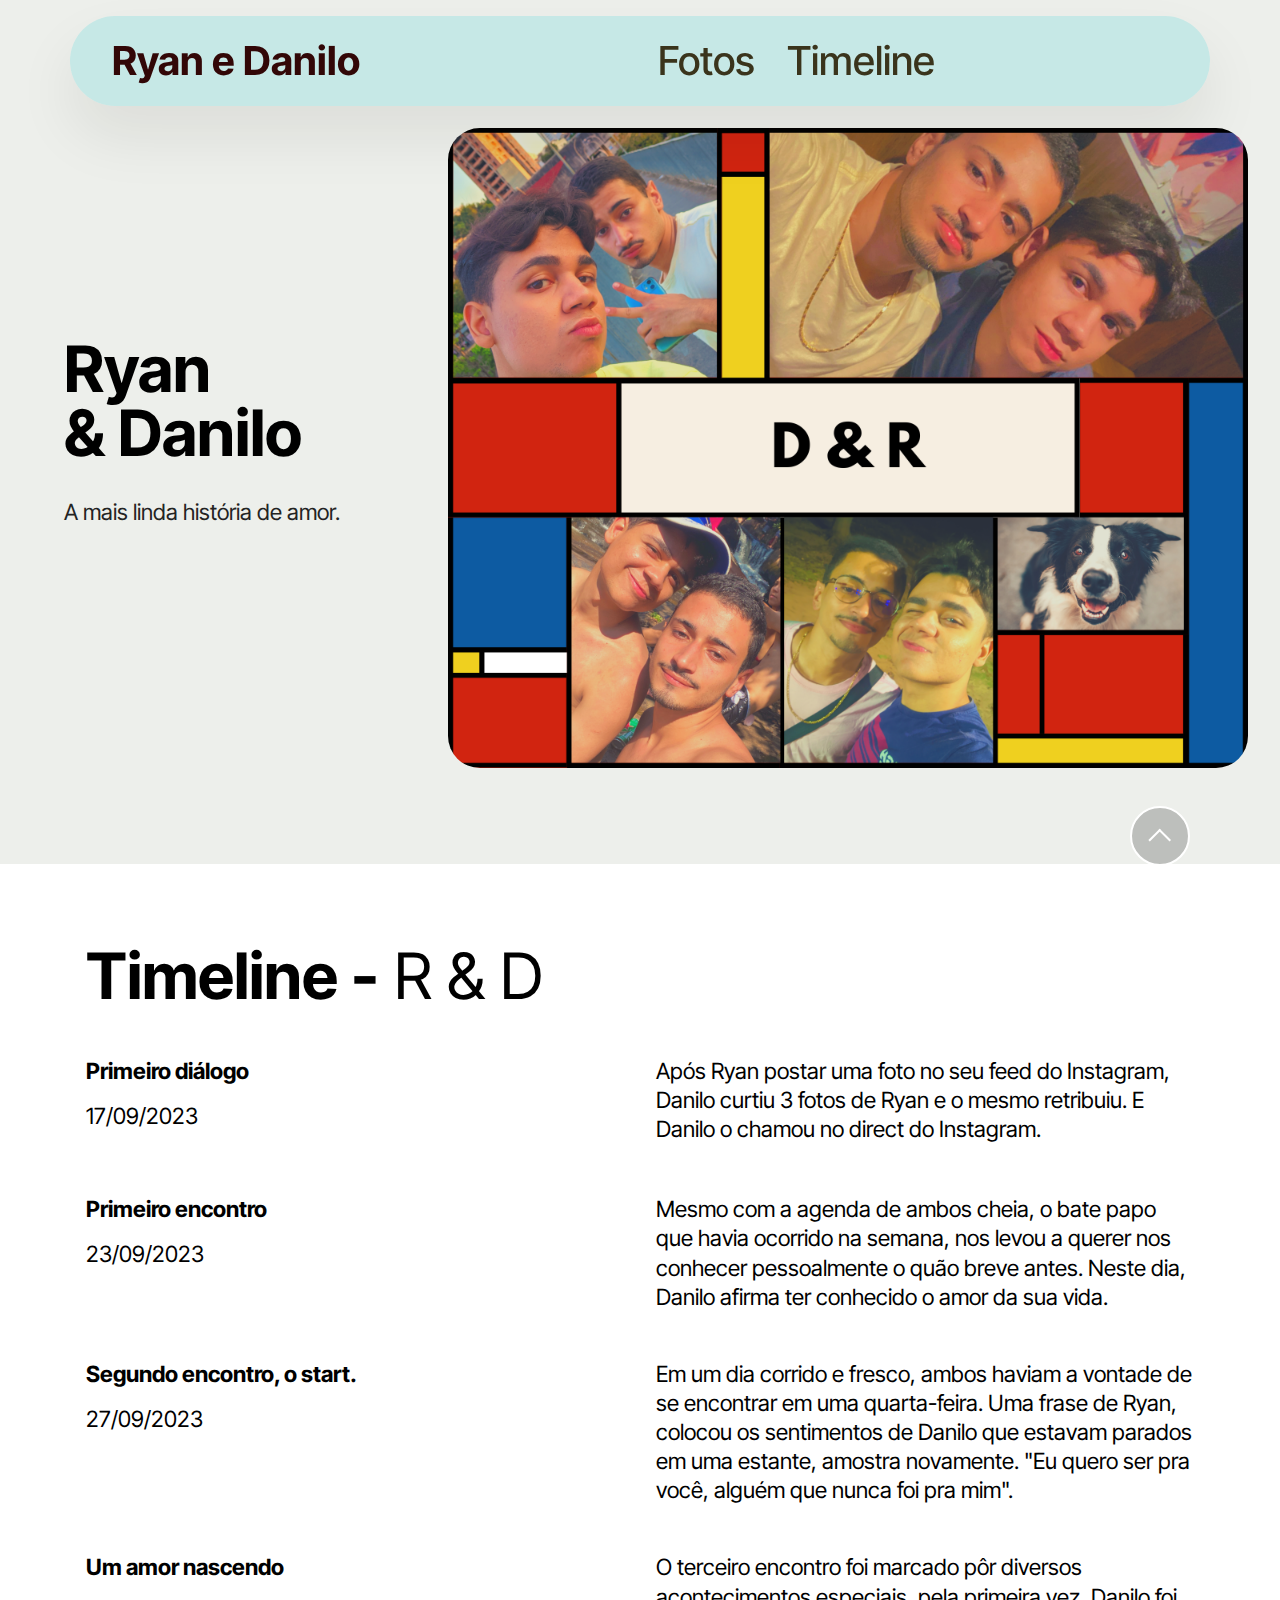
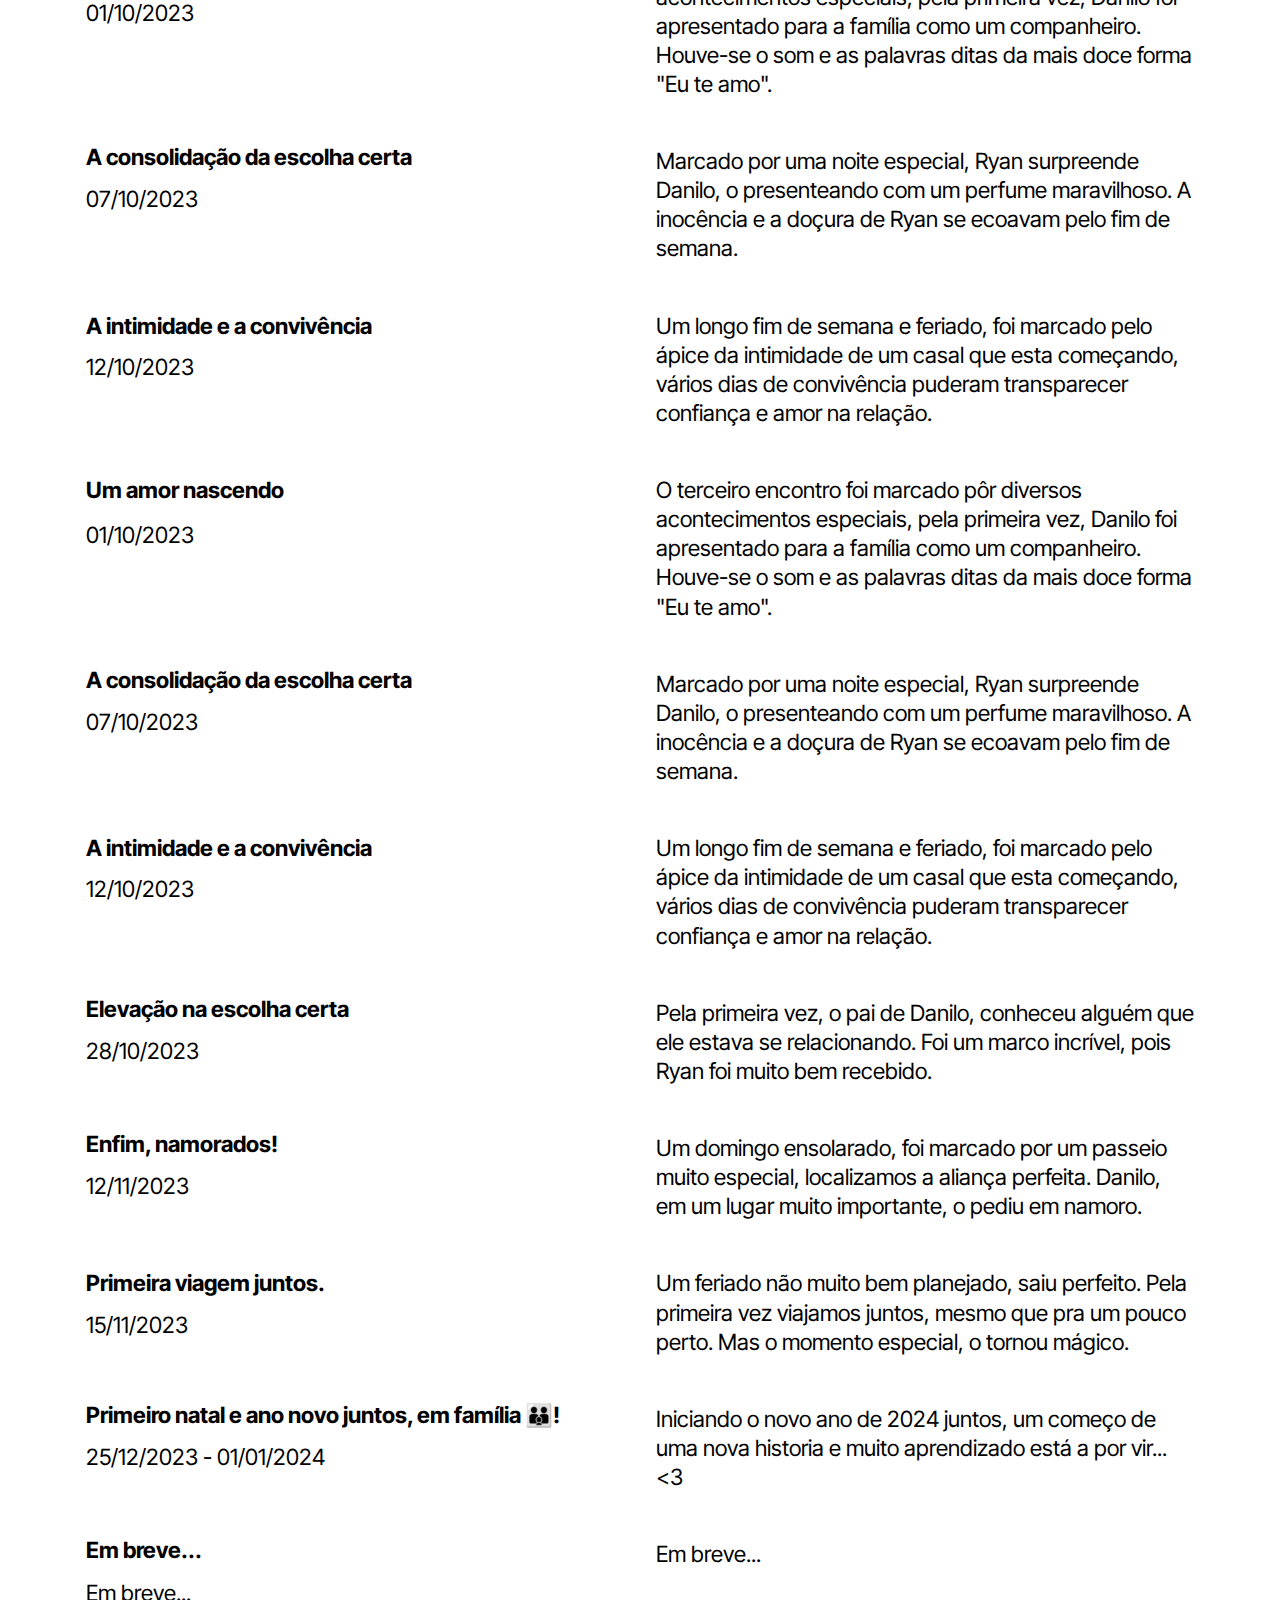
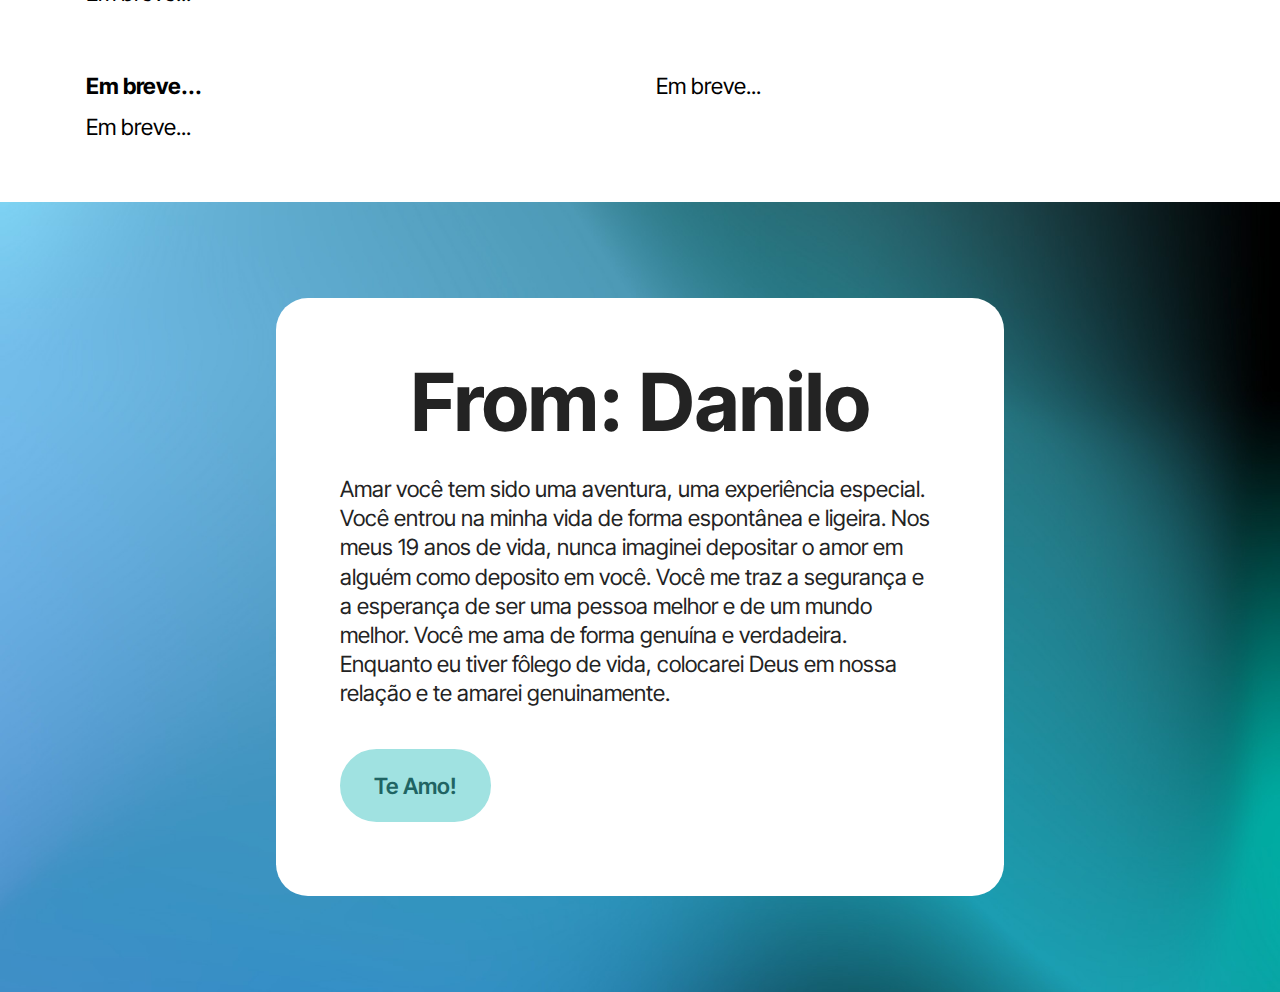
<file: index.html>
<!DOCTYPE html>
<html  >
<head>
  <meta charset="UTF-8">
  <meta http-equiv="X-UA-Compatible" content="IE=edge">
  <meta name="generator" content="Mobirise v5.9.6, mobirise.com">
  <meta name="viewport" content="width=device-width, initial-scale=1, minimum-scale=1">
  <link rel="shortcut icon" href="assets/images/logo.png" type="image/x-icon">
  <meta name="description" content="">
  
  
  <title>Home</title>
  <link rel="stylesheet" href="assets/web/assets/mobirise-icons2/mobirise2.css">
  <link rel="stylesheet" href="assets/bootstrap/css/bootstrap.min.css">
  <link rel="stylesheet" href="assets/bootstrap/css/bootstrap-grid.min.css">
  <link rel="stylesheet" href="assets/bootstrap/css/bootstrap-reboot.min.css">
  <link rel="stylesheet" href="assets/animatecss/animate.css">
  <link rel="stylesheet" href="assets/dropdown/css/style.css">
  <link rel="stylesheet" href="assets/theme/css/style.css">
  <link rel="preload" href="https://fonts.googleapis.com/css?family=Inter+Tight:100,200,300,400,500,600,700,800,900,100i,200i,300i,400i,500i,600i,700i,800i,900i&display=swap" as="style" onload="this.onload=null;this.rel='stylesheet'">
  <noscript><link rel="stylesheet" href="https://fonts.googleapis.com/css?family=Inter+Tight:100,200,300,400,500,600,700,800,900,100i,200i,300i,400i,500i,600i,700i,800i,900i&display=swap"></noscript>
  <link rel="preload" as="style" href="assets/mobirise/css/mbr-additional.css"><link rel="stylesheet" href="assets/mobirise/css/mbr-additional.css" type="text/css">

  
  
  
</head>
<body>
  
  <section data-bs-version="5.1" class="menu menu1 cid-tVV8c8oxsm" once="menu" id="menu01-1">
	

	<nav class="navbar navbar-dropdown navbar-fixed-top navbar-expand-lg">
		<div class="container">
			<div class="navbar-brand">
				
				<span class="navbar-caption-wrap"><a class="navbar-caption text-info text-primary display-5" href="index.html">Ryan e Danilo</a></span>
			</div>
			<button class="navbar-toggler" type="button" data-toggle="collapse" data-bs-toggle="collapse" data-target="#navbarSupportedContent" data-bs-target="#navbarSupportedContent" aria-controls="navbarNavAltMarkup" aria-expanded="false" aria-label="Toggle navigation">
				<div class="hamburger">
					<span></span>
					<span></span>
					<span></span>
					<span></span>
				</div>
			</button>
			<div class="collapse navbar-collapse" id="navbarSupportedContent">
				<ul class="navbar-nav nav-dropdown nav-right" data-app-modern-menu="true"><li class="nav-item">
						<a class="nav-link link text-success text-primary display-5" href="fotos.html" aria-expanded="false">Fotos</a>
					</li><li class="nav-item"><a class="nav-link link text-success text-primary display-5" href="index.html">Timeline</a></li></ul>
				
				
			</div>
		</div>
	</nav>
</section>

<section data-bs-version="5.1" class="header1 cid-tVV22UiXm8" id="header01-0">
	

	
	

	<div class="container-fluid">
		<div class="row justify-content-center">
			<div class="col-12 col-md-12 col-lg-8 image-wrapper">
				<img class="w-100" src="assets/images/montagem-de-fotos-amizade-mosaico-moderno-vermelho-e-azul.png" alt="Mobirise Website Builder">
			</div>
			<div class="col-12 col-lg col-md-12">
				<div class="text-wrapper align-left">
					<h1 class="mbr-section-title mbr-fonts-style mb-4 display-2">
						<strong>Ryan </strong><br><strong>&amp; Danilo</strong></h1>
					<p class="mbr-text mbr-fonts-style mb-4 display-7">
						A mais linda história de amor.</p>
					
				</div>
			</div>
		</div>
	</div>
</section>

<section data-bs-version="5.1" class="timeline01 cid-tVVawQrWoB" id="timeline01-3">
    
    <div class="container">
        <div class="row justify-content-center">
            <div class="col-12 mb-5 content-head">
                <h3 class="mbr-section-title mbr-fonts-style align-center mb-0 display-2"><strong>Timeline -</strong> R &amp; D</h3>
                
            </div>
        </div>
        <div class="row justify-content-center item features-without-image mb-5">
            <div class="col-12 col-md">
                <h5 class="mbr-card-title mbr-fonts-style mt-0 mb-3 display-7">
                    <strong>Primeiro diálogo&nbsp;</strong></h5>
                <h6 class="mbr-card-subtitle mbr-fonts-style mt-0 mb-3 display-7">17/09/2023</h6>
            </div>
            <div class="col-md-12 col-lg-6 item-wrapper">
                <p class="mbr-text mbr-fonts-style mt-0 mb-0 display-7">
                    Após Ryan postar uma foto no seu feed do Instagram, Danilo curtiu 3 fotos de Ryan e o mesmo retribuiu. E Danilo o chamou no direct do Instagram.</p>
            </div>
        </div>
        <div class="row justify-content-center item features-without-image mb-5">
            <div class="col-12 col-md">
                <h5 class="mbr-card-title mbr-fonts-style mt-0 mb-3 display-7">
                    <strong>Primeiro encontro</strong></h5>
                <h6 class="mbr-card-subtitle mbr-fonts-style mt-0 mb-3 display-7">23/09/2023</h6>
            </div>
            <div class="col-md-12 col-lg-6 item-wrapper">
                <p class="mbr-text mbr-fonts-style mt-0 mb-0 display-7">Mesmo com a agenda de ambos cheia, o bate papo que havia ocorrido na semana, nos levou a querer nos conhecer pessoalmente o quão breve antes. Neste dia, Danilo afirma ter conhecido o amor da sua vida.</p>
            </div>
        </div>
        <div class="row justify-content-center item features-without-image mb-5">
            <div class="col-12 col-md">
                <h5 class="mbr-card-title mbr-fonts-style mt-0 mb-3 display-7">
                    <strong>Segundo encontro, o start.</strong></h5>
                <h6 class="mbr-card-subtitle mbr-fonts-style mt-0 mb-3 display-7">
                    27/09/2023</h6>
            </div>
            <div class="col-md-12 col-lg-6 item-wrapper">
                <p class="mbr-text mbr-fonts-style mt-0 mb-0 display-7">Em um dia corrido e fresco, ambos haviam a vontade de se encontrar em uma quarta-feira. Uma frase de Ryan, colocou os sentimentos de Danilo que estavam parados em uma estante, amostra novamente. "Eu quero ser pra você, alguém que nunca foi pra mim".&nbsp;</p>
            </div>
        </div>
    </div>
</section>

<section data-bs-version="5.1" class="timeline01 cid-tVVe6DXSBz" id="timeline01-5">
    
    <div class="container">
        <div class="row justify-content-center">
            
        </div>
        <div class="row justify-content-center item features-without-image mb-5">
            <div class="col-12 col-md">
                <h5 class="mbr-card-title mbr-fonts-style mt-0 mb-3 display-7"><strong>Um amor nascendo&nbsp;</strong></h5>
                <h6 class="mbr-card-subtitle mbr-fonts-style mt-0 mb-3 display-7">01/10/2023</h6>
            </div>
            <div class="col-md-12 col-lg-6 item-wrapper">
                <p class="mbr-text mbr-fonts-style mt-0 mb-0 display-7">O terceiro encontro foi marcado pôr diversos acontecimentos especiais, pela primeira vez, Danilo foi apresentado para a família como um companheiro. Houve-se o som e as palavras ditas da mais doce forma "Eu te amo".</p>
            </div>
        </div>
        <div class="row justify-content-center item features-without-image mb-5">
            <div class="col-12 col-md">
                <h5 class="mbr-card-title mbr-fonts-style mt-0 mb-3 display-7"><p><strong>A consolidação da escolha certa</strong></p></h5>
                <h6 class="mbr-card-subtitle mbr-fonts-style mt-0 mb-3 display-7">07/10/2023</h6>
            </div>
            <div class="col-md-12 col-lg-6 item-wrapper">
                <p class="mbr-text mbr-fonts-style mt-0 mb-0 display-7">
                    Marcado por uma noite especial, Ryan surpreende Danilo, o presenteando com um perfume maravilhoso. A inocência e a doçura de Ryan se ecoavam pelo fim de semana.</p>
            </div>
        </div>
        <div class="row justify-content-center item features-without-image mb-5">
            <div class="col-12 col-md">
                <h5 class="mbr-card-title mbr-fonts-style mt-0 mb-3 display-7"><strong>A intimidade e a convivência&nbsp;</strong></h5>
                <h6 class="mbr-card-subtitle mbr-fonts-style mt-0 mb-3 display-7"><p>12/10/2023</p></h6>
            </div>
            <div class="col-md-12 col-lg-6 item-wrapper">
                <p class="mbr-text mbr-fonts-style mt-0 mb-0 display-7">Um longo fim de semana e feriado, foi marcado pelo ápice da intimidade de um casal que esta começando, vários dias de convivência puderam transparecer confiança e amor na relação.</p>
            </div>
        </div>
    </div>
</section>

<section data-bs-version="5.1" class="timeline01 cid-u3sguPp7Hi" id="timeline01-7">
    
    <div class="container">
        <div class="row justify-content-center">
            
        </div>
        <div class="row justify-content-center item features-without-image mb-5">
            <div class="col-12 col-md">
                <h5 class="mbr-card-title mbr-fonts-style mt-0 mb-3 display-7"><strong>Um amor nascendo&nbsp;</strong></h5>
                <h6 class="mbr-card-subtitle mbr-fonts-style mt-0 mb-3 display-7">01/10/2023</h6>
            </div>
            <div class="col-md-12 col-lg-6 item-wrapper">
                <p class="mbr-text mbr-fonts-style mt-0 mb-0 display-7">O terceiro encontro foi marcado pôr diversos acontecimentos especiais, pela primeira vez, Danilo foi apresentado para a família como um companheiro. Houve-se o som e as palavras ditas da mais doce forma "Eu te amo".</p>
            </div>
        </div>
        <div class="row justify-content-center item features-without-image mb-5">
            <div class="col-12 col-md">
                <h5 class="mbr-card-title mbr-fonts-style mt-0 mb-3 display-7"><p><strong>A consolidação da escolha certa</strong></p></h5>
                <h6 class="mbr-card-subtitle mbr-fonts-style mt-0 mb-3 display-7">07/10/2023</h6>
            </div>
            <div class="col-md-12 col-lg-6 item-wrapper">
                <p class="mbr-text mbr-fonts-style mt-0 mb-0 display-7">
                    Marcado por uma noite especial, Ryan surpreende Danilo, o presenteando com um perfume maravilhoso. A inocência e a doçura de Ryan se ecoavam pelo fim de semana.</p>
            </div>
        </div>
        <div class="row justify-content-center item features-without-image mb-5">
            <div class="col-12 col-md">
                <h5 class="mbr-card-title mbr-fonts-style mt-0 mb-3 display-7"><strong>A intimidade e a convivência&nbsp;</strong></h5>
                <h6 class="mbr-card-subtitle mbr-fonts-style mt-0 mb-3 display-7"><p>12/10/2023</p></h6>
            </div>
            <div class="col-md-12 col-lg-6 item-wrapper">
                <p class="mbr-text mbr-fonts-style mt-0 mb-0 display-7">Um longo fim de semana e feriado, foi marcado pelo ápice da intimidade de um casal que esta começando, vários dias de convivência puderam transparecer confiança e amor na relação.</p>
            </div>
        </div>
    </div>
</section>

<section data-bs-version="5.1" class="timeline01 cid-tVVgGpJZ0j" id="timeline01-6">
    
    <div class="container">
        <div class="row justify-content-center">
            
        </div>
        <div class="row justify-content-center item features-without-image mb-5">
            <div class="col-12 col-md">
                <h5 class="mbr-card-title mbr-fonts-style mt-0 mb-3 display-7"><p><strong>Elevação na escolha certa</strong>&nbsp;&nbsp;&nbsp;&nbsp;</p></h5>
                <h6 class="mbr-card-subtitle mbr-fonts-style mt-0 mb-3 display-7">28/10/2023</h6>
            </div>
            <div class="col-md-12 col-lg-6 item-wrapper">
                <p class="mbr-text mbr-fonts-style mt-0 mb-0 display-7">Pela primeira vez, o pai de Danilo, conheceu alguém que ele estava se relacionando. Foi um marco incrível, pois Ryan foi muito bem recebido.</p>
            </div>
        </div>
        <div class="row justify-content-center item features-without-image mb-5">
            <div class="col-12 col-md">
                <h5 class="mbr-card-title mbr-fonts-style mt-0 mb-3 display-7"><p><strong>Enfim, namorados!</strong></p></h5>
                <h6 class="mbr-card-subtitle mbr-fonts-style mt-0 mb-3 display-7">12/11/2023</h6>
            </div>
            <div class="col-md-12 col-lg-6 item-wrapper">
                <p class="mbr-text mbr-fonts-style mt-0 mb-0 display-7">Um domingo ensolarado, foi marcado por um passeio muito especial, localizamos a aliança perfeita. Danilo, em um lugar muito importante, o pediu em namoro.</p>
            </div>
        </div>
        <div class="row justify-content-center item features-without-image mb-5">
            <div class="col-12 col-md">
                <h5 class="mbr-card-title mbr-fonts-style mt-0 mb-3 display-7"><strong>Primeira viagem juntos.</strong></h5>
                <h6 class="mbr-card-subtitle mbr-fonts-style mt-0 mb-3 display-7"><p>15/11/2023</p></h6>
            </div>
            <div class="col-md-12 col-lg-6 item-wrapper">
                <p class="mbr-text mbr-fonts-style mt-0 mb-0 display-7">Um feriado não muito bem planejado, saiu perfeito. Pela primeira vez viajamos juntos, mesmo que pra um pouco perto. Mas o momento especial, o tornou mágico.</p>
            </div>
        </div>
    </div>
</section>

<section data-bs-version="5.1" class="timeline01 cid-u3sgDdJxKg" id="timeline01-8">
    
    <div class="container">
        <div class="row justify-content-center">
            
        </div>
        <div class="row justify-content-center item features-without-image mb-5">
            <div class="col-12 col-md">
                <h5 class="mbr-card-title mbr-fonts-style mt-0 mb-3 display-7"><p><strong>Primeiro natal e ano novo juntos, em família 👪!</strong></p></h5>
                <h6 class="mbr-card-subtitle mbr-fonts-style mt-0 mb-3 display-7">25/12/2023 - 01/01/2024</h6>
            </div>
            <div class="col-md-12 col-lg-6 item-wrapper">
                <p class="mbr-text mbr-fonts-style mt-0 mb-0 display-7">Iniciando o novo ano de 2024 juntos, um começo de uma nova historia e muito aprendizado está a por vir... &lt;3</p>
            </div>
        </div>
        <div class="row justify-content-center item features-without-image mb-5">
            <div class="col-12 col-md">
                <h5 class="mbr-card-title mbr-fonts-style mt-0 mb-3 display-7"><p><strong>Em breve...</strong></p></h5>
                <h6 class="mbr-card-subtitle mbr-fonts-style mt-0 mb-3 display-7">Em breve...</h6>
            </div>
            <div class="col-md-12 col-lg-6 item-wrapper">
                <p class="mbr-text mbr-fonts-style mt-0 mb-0 display-7">Em breve...</p>
            </div>
        </div>
        <div class="row justify-content-center item features-without-image mb-5">
            <div class="col-12 col-md">
                <h5 class="mbr-card-title mbr-fonts-style mt-0 mb-3 display-7"><strong>Em breve...</strong></h5>
                <h6 class="mbr-card-subtitle mbr-fonts-style mt-0 mb-3 display-7"><p>Em breve...</p></h6>
            </div>
            <div class="col-md-12 col-lg-6 item-wrapper">
                <p class="mbr-text mbr-fonts-style mt-0 mb-0 display-7">Em breve...</p>
            </div>
        </div>
    </div>
</section>

<section data-bs-version="5.1" class="header14 cid-u3shzQVRgX" id="header14-9">
	

	
	
	<div class="container">
		<div class="row justify-content-center">
			<div class="card col-12 col-md-12 col-lg-8">
				<div class="card-wrapper">
					<div class="card-box align-center">
						<h1 class="card-title mbr-fonts-style mb-4 display-1"><strong>From: Danilo</strong></h1>
						<p class="mbr-text mbr-fonts-style mb-4 display-7">
							Amar você tem sido uma aventura, uma experiência especial. Você entrou na minha vida de forma espontânea e ligeira. Nos meus 19 anos de vida, nunca imaginei depositar o amor em alguém como deposito em você. Você me traz a segurança e a esperança de ser uma pessoa melhor e de um mundo melhor. Você me ama de forma genuína e verdadeira. Enquanto eu tiver fôlego de vida, colocarei Deus em nossa relação e te amarei genuinamente.</p>
						<div class="mbr-section-btn mt-4"><a class="btn btn-warning display-7" href="https://mobiri.se">Te Amo!</a></div>
					</div>
				</div>
			</div>
		</div>
	</div>

  
  
 <div id="scrollToTop" class="scrollToTop mbr-arrow-up"><a style="text-align: center;"><i class="mbr-arrow-up-icon mbr-arrow-up-icon-cm cm-icon cm-icon-smallarrow-up"></i></a></div>
    <input name="animation" type="hidden">
  </body>
</html>
</file>
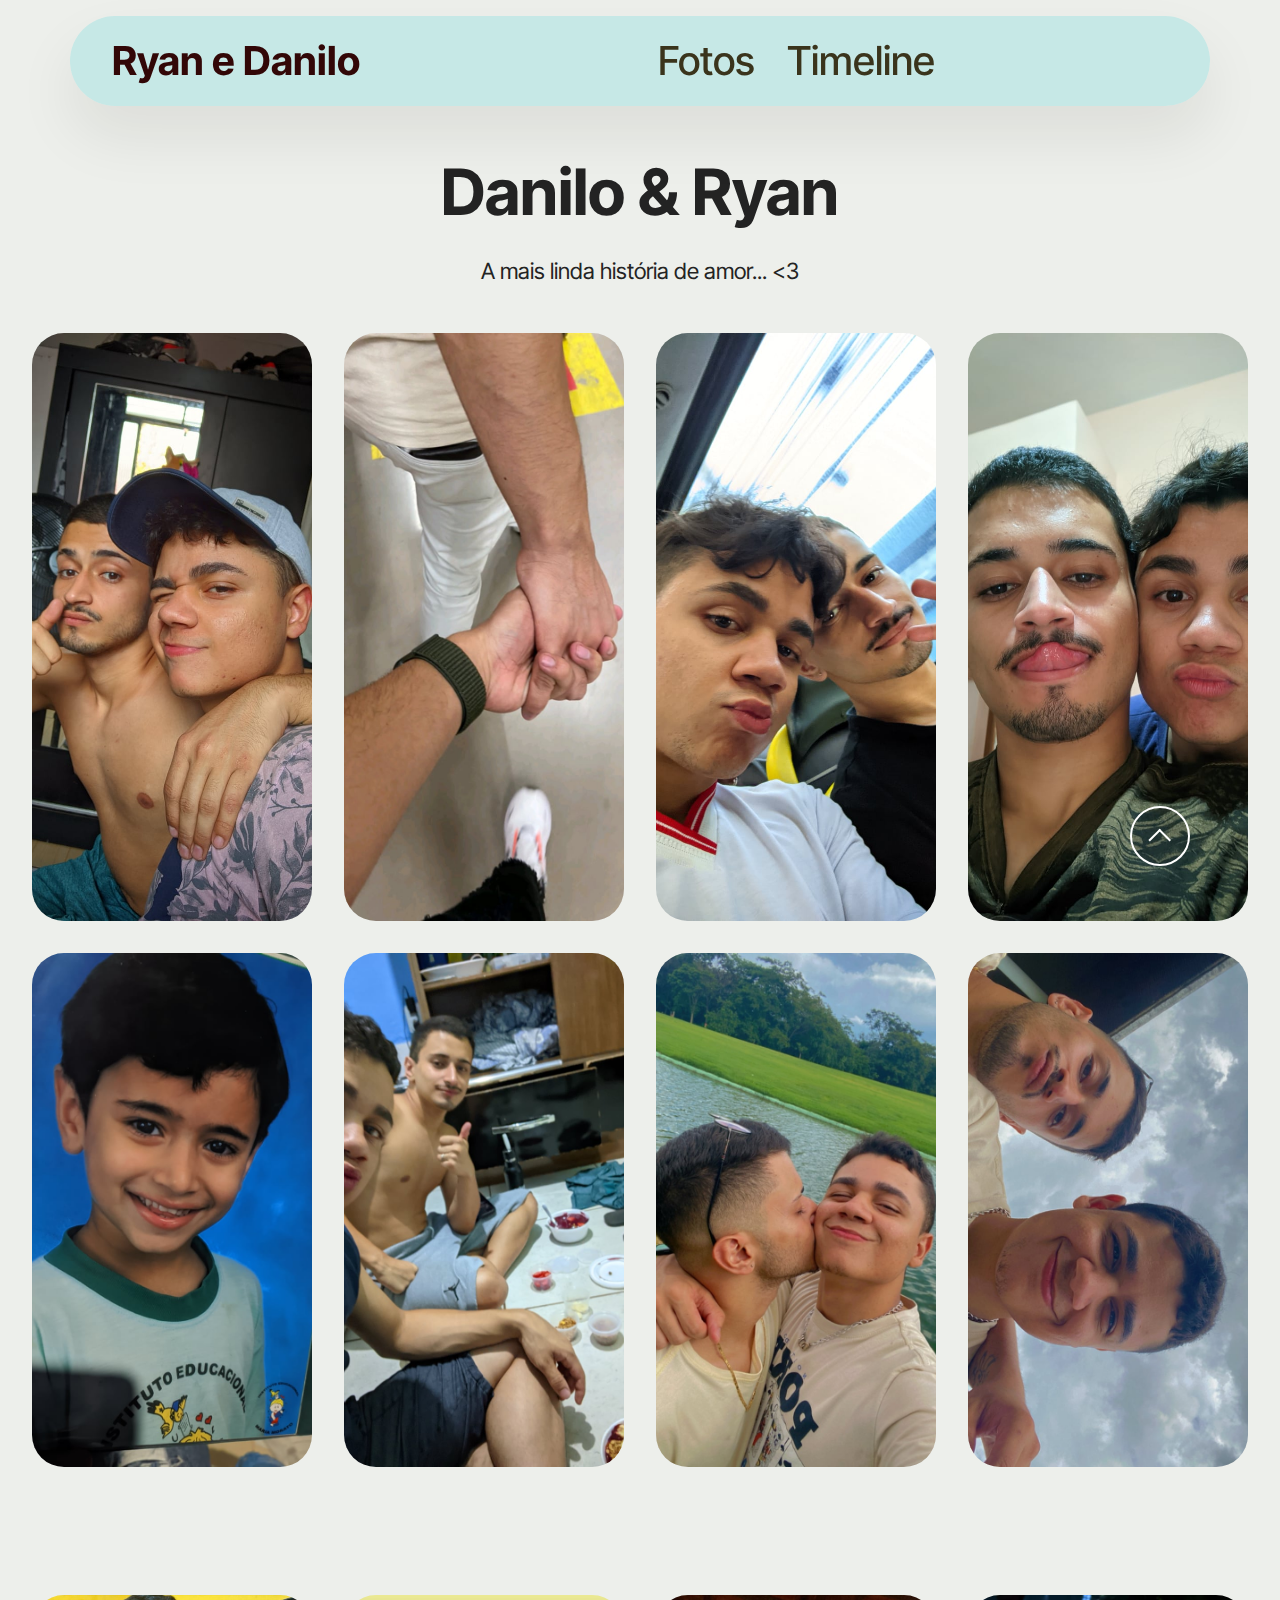
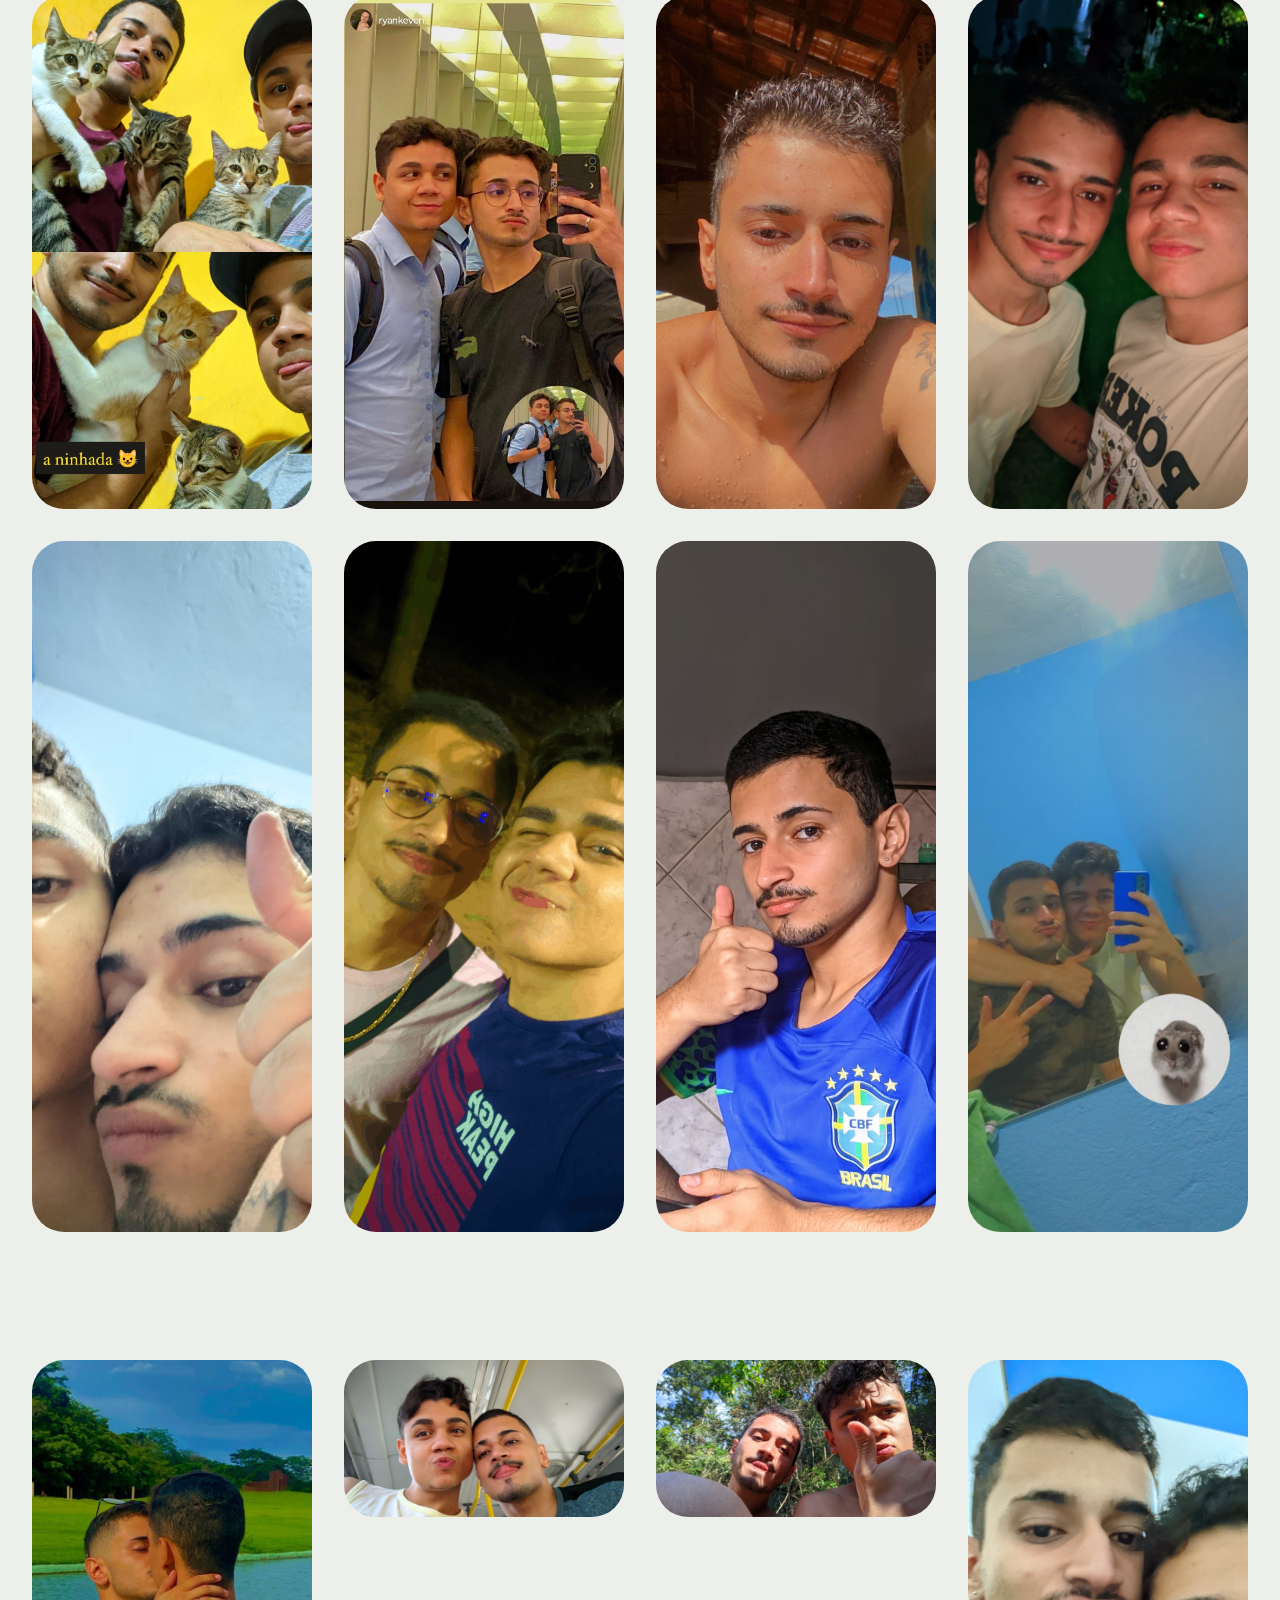
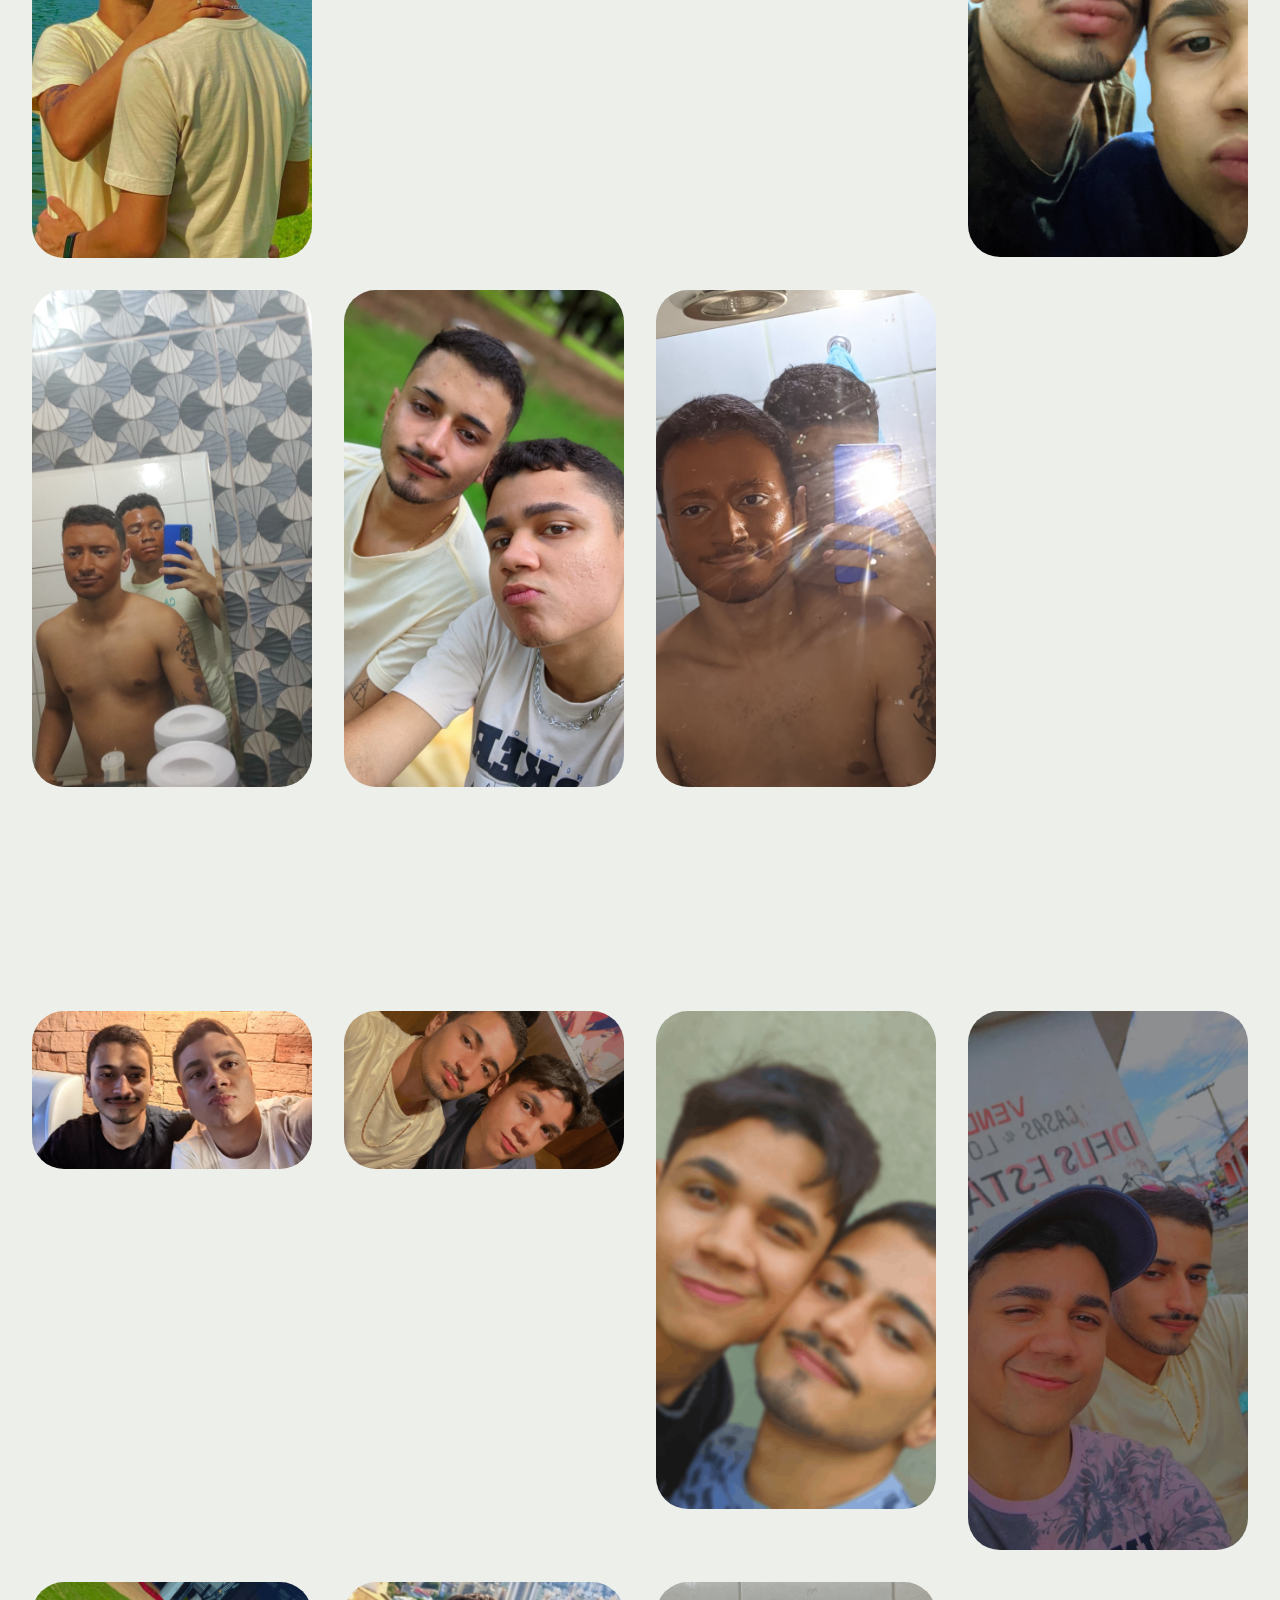
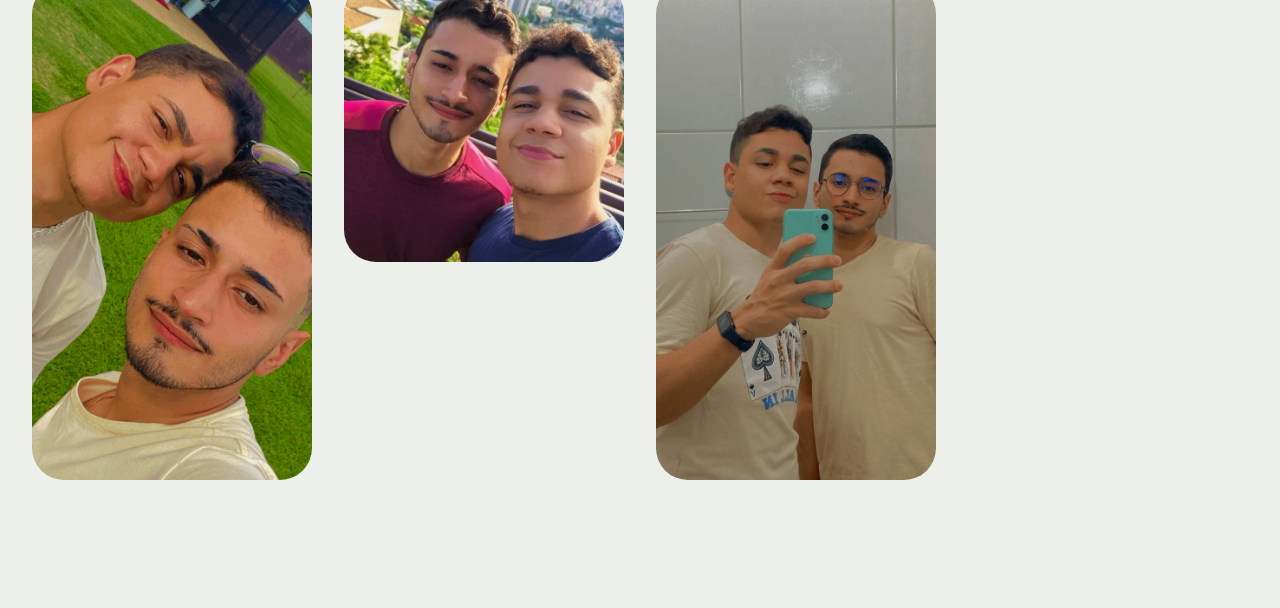
<file: fotos.html>
<!DOCTYPE html>
<html  >
<head>
  <meta charset="UTF-8">
  <meta http-equiv="X-UA-Compatible" content="IE=edge">
  <meta name="generator" content="Mobirise v5.9.6, mobirise.com">
  <meta name="viewport" content="width=device-width, initial-scale=1, minimum-scale=1">
  <link rel="shortcut icon" href="assets/images/logo.png" type="image/x-icon">
  <meta name="description" content="">
  
  
  <title>Page 1</title>
  <link rel="stylesheet" href="assets/web/assets/mobirise-icons2/mobirise2.css">
  <link rel="stylesheet" href="assets/bootstrap/css/bootstrap.min.css">
  <link rel="stylesheet" href="assets/bootstrap/css/bootstrap-grid.min.css">
  <link rel="stylesheet" href="assets/bootstrap/css/bootstrap-reboot.min.css">
  <link rel="stylesheet" href="assets/animatecss/animate.css">
  <link rel="stylesheet" href="assets/dropdown/css/style.css">
  <link rel="stylesheet" href="assets/theme/css/style.css">
  <link rel="stylesheet" href="assets/gallery/style.css">
  <link rel="preload" href="https://fonts.googleapis.com/css?family=Inter+Tight:100,200,300,400,500,600,700,800,900,100i,200i,300i,400i,500i,600i,700i,800i,900i&display=swap" as="style" onload="this.onload=null;this.rel='stylesheet'">
  <noscript><link rel="stylesheet" href="https://fonts.googleapis.com/css?family=Inter+Tight:100,200,300,400,500,600,700,800,900,100i,200i,300i,400i,500i,600i,700i,800i,900i&display=swap"></noscript>
  <link rel="preload" as="style" href="assets/mobirise/css/mbr-additional.css"><link rel="stylesheet" href="assets/mobirise/css/mbr-additional.css" type="text/css">

  
  
  
</head>
<body>
  
  <section data-bs-version="5.1" class="menu menu1 cid-tVV8c8oxsm" once="menu" id="menu01-a">
	

	<nav class="navbar navbar-dropdown navbar-fixed-top navbar-expand-lg">
		<div class="container">
			<div class="navbar-brand">
				
				<span class="navbar-caption-wrap"><a class="navbar-caption text-info text-primary display-5" href="index.html">Ryan e Danilo</a></span>
			</div>
			<button class="navbar-toggler" type="button" data-toggle="collapse" data-bs-toggle="collapse" data-target="#navbarSupportedContent" data-bs-target="#navbarSupportedContent" aria-controls="navbarNavAltMarkup" aria-expanded="false" aria-label="Toggle navigation">
				<div class="hamburger">
					<span></span>
					<span></span>
					<span></span>
					<span></span>
				</div>
			</button>
			<div class="collapse navbar-collapse" id="navbarSupportedContent">
				<ul class="navbar-nav nav-dropdown nav-right" data-app-modern-menu="true"><li class="nav-item">
						<a class="nav-link link text-success text-primary display-5" href="fotos.html" aria-expanded="false">Fotos</a>
					</li><li class="nav-item"><a class="nav-link link text-success text-primary display-5" href="index.html">Timeline</a></li></ul>
				
				
			</div>
		</div>
	</nav>
</section>

<section data-bs-version="5.1" class="gallery1 mbr-gallery cid-u3sj1Iaafw" id="gallery01-b">
    

    
    

    <div class="container-fluid">
        <div class="row justify-content-center">
            <div class="col-12 content-head">
                <div class="mb-5">
                    <h3 class="mbr-section-title mbr-fonts-style align-center m-0 display-2"><strong>Danilo &amp; Ryan</strong></h3>
                    <h4 class="mbr-section-subtitle mbr-fonts-style align-center mb-0 mt-4 display-7">A mais linda história de amor... &lt;3<br></h4>
                </div>
            </div>
        </div>
        
        <div class="row mbr-gallery">
            <div class="col-12 col-md-6 col-lg-3 item gallery-image">
                <div class="item-wrapper mb-3" data-toggle="modal" data-bs-toggle="modal" data-target="#u3sqLpDufV-modal" data-bs-target="#u3sqLpDufV-modal">
                    <img class="w-100" src="assets/images/pxl-20231104-132534270.mp-646x1148.jpg" alt="Mobirise Website Builder" data-slide-to="0" data-bs-slide-to="0" data-target="#lb-u3sqLpDufV" data-bs-target="#lb-u3sqLpDufV">
                    <div class="icon-wrapper">
                        <span class="mobi-mbri mobi-mbri-search mbr-iconfont mbr-iconfont-btn"></span>
                    </div>
                </div>
                
            </div>
            <div class="col-12 col-md-6 col-lg-3 item gallery-image">
                <div class="item-wrapper mb-3" data-toggle="modal" data-bs-toggle="modal" data-target="#u3sqLpDufV-modal" data-bs-target="#u3sqLpDufV-modal">
                    <img class="w-100" src="assets/images/26f8ad3be60da9e0ba0769a7ad0fce67-646x1320.jpg" alt="Mobirise Website Builder" data-slide-to="1" data-bs-slide-to="1" data-target="#lb-u3sqLpDufV" data-bs-target="#lb-u3sqLpDufV">
                    <div class="icon-wrapper">
                        <span class="mobi-mbri mobi-mbri-search mbr-iconfont mbr-iconfont-btn"></span>
                    </div>
                </div>
                
            </div>
            <div class="col-12 col-md-6 col-lg-3 item gallery-image">
                <div class="item-wrapper mb-3" data-toggle="modal" data-bs-toggle="modal" data-target="#u3sqLpDufV-modal" data-bs-target="#u3sqLpDufV-modal">
                    <img class="w-100" src="assets/images/pxl-20231028-175248034-646x1148.jpg" alt="Mobirise Website Builder" data-slide-to="2" data-bs-slide-to="2" data-target="#lb-u3sqLpDufV" data-bs-target="#lb-u3sqLpDufV">
                    <div class="icon-wrapper">
                        <span class="mobi-mbri mobi-mbri-search mbr-iconfont mbr-iconfont-btn"></span>
                    </div>
                </div>
                
            </div>
            <div class="col-12 col-md-6 col-lg-3 item gallery-image">
                <div class="item-wrapper mb-3" data-toggle="modal" data-bs-toggle="modal" data-target="#u3sqLpDufV-modal" data-bs-target="#u3sqLpDufV-modal">
                    <img class="w-100" src="assets/images/pxl-20231001-163512814-646x1148.jpg" alt="Mobirise Website Builder" data-slide-to="3" data-bs-slide-to="3" data-target="#lb-u3sqLpDufV" data-bs-target="#lb-u3sqLpDufV">
                    <div class="icon-wrapper">
                        <span class="mobi-mbri mobi-mbri-search mbr-iconfont mbr-iconfont-btn"></span>
                    </div>
                </div>
                
            </div>
            <div class="col-12 col-md-6 col-lg-3 item gallery-image">
                <div class="item-wrapper mb-3" data-toggle="modal" data-bs-toggle="modal" data-target="#u3sqLpDufV-modal" data-bs-target="#u3sqLpDufV-modal">
                    <img class="w-100" src="assets/images/pxl-20231103-201605463.mp-646x1148.jpg" alt="Mobirise Website Builder" data-slide-to="4" data-bs-slide-to="4" data-target="#lb-u3sqLpDufV" data-bs-target="#lb-u3sqLpDufV">
                    <div class="icon-wrapper">
                        <span class="mobi-mbri mobi-mbri-search mbr-iconfont mbr-iconfont-btn"></span>
                    </div>
                </div>
                
            </div>
            <div class="col-12 col-md-6 col-lg-3 item gallery-image">
                <div class="item-wrapper mb-3" data-toggle="modal" data-bs-toggle="modal" data-target="#u3sqLpDufV-modal" data-bs-target="#u3sqLpDufV-modal">
                    <img class="w-100" src="assets/images/pxl-20231118-221953394-646x1148.jpg" alt="Mobirise Website Builder" data-slide-to="5" data-bs-slide-to="5" data-target="#lb-u3sqLpDufV" data-bs-target="#lb-u3sqLpDufV">
                    <div class="icon-wrapper">
                        <span class="mobi-mbri mobi-mbri-search mbr-iconfont mbr-iconfont-btn"></span>
                    </div>
                </div>
                
            </div>
            <div class="col-12 col-md-6 col-lg-3 item gallery-image">
                <div class="item-wrapper mb-3" data-toggle="modal" data-bs-toggle="modal" data-target="#u3sqLpDufV-modal" data-bs-target="#u3sqLpDufV-modal">
                    <img class="w-100" src="assets/images/img-9177-646x1148.jpg" alt="Mobirise Website Builder" data-slide-to="6" data-bs-slide-to="6" data-target="#lb-u3sqLpDufV" data-bs-target="#lb-u3sqLpDufV">
                    <div class="icon-wrapper">
                        <span class="mobi-mbri mobi-mbri-search mbr-iconfont mbr-iconfont-btn"></span>
                    </div>
                </div>
                
            </div>
            <div class="col-12 col-md-6 col-lg-3 item gallery-image">
                <div class="item-wrapper mb-3" data-toggle="modal" data-bs-toggle="modal" data-target="#u3sqLpDufV-modal" data-bs-target="#u3sqLpDufV-modal">
                    <img class="w-100" src="assets/images/img-9176-646x1148.jpg" alt="Mobirise Website Builder" data-slide-to="7" data-bs-slide-to="7" data-target="#lb-u3sqLpDufV" data-bs-target="#lb-u3sqLpDufV">
                    <div class="icon-wrapper">
                        <span class="mobi-mbri mobi-mbri-search mbr-iconfont mbr-iconfont-btn"></span>
                    </div>
                </div>
                
            </div>
        </div>

        <div class="modal mbr-slider" tabindex="-1" role="dialog" aria-hidden="true" id="u3sqLpDufV-modal">
            <div class="modal-dialog" role="document">
                <div class="modal-content">
                    <div class="modal-body">
                        <div class="carousel slide" data-pause="false" data-bs-pause="false" id="lb-u3sqLpDufV" data-interval="5000" data-bs-interval="5000">
                            <div class="carousel-inner">
                                <div class="carousel-item active">
                                    <img class="d-block w-100" src="assets/images/pxl-20231104-132534270.mp-646x1148.jpg" alt="Mobirise Website Builder">
                                </div>
                                <div class="carousel-item">
                                    <img class="d-block w-100" src="assets/images/26f8ad3be60da9e0ba0769a7ad0fce67-646x1320.jpg" alt="Mobirise Website Builder">
                                </div>
                                <div class="carousel-item">
                                    <img class="d-block w-100" src="assets/images/pxl-20231028-175248034-646x1148.jpg" alt="Mobirise Website Builder">
                                </div>
                                <div class="carousel-item">
                                    <img class="d-block w-100" src="assets/images/pxl-20231001-163512814-646x1148.jpg" alt="Mobirise Website Builder">
                                </div>
                                <div class="carousel-item">
                                    <img class="d-block w-100" src="assets/images/pxl-20231103-201605463.mp-646x1148.jpg" alt="Mobirise Website Builder">
                                </div>
                                <div class="carousel-item">
                                    <img class="d-block w-100" src="assets/images/pxl-20231118-221953394-646x1148.jpg" alt="Mobirise Website Builder">
                                </div>
                                <div class="carousel-item">
                                    <img class="d-block w-100" src="assets/images/img-9177-646x1148.jpg" alt="Mobirise Website Builder">
                                </div>
                                <div class="carousel-item">
                                    <img class="d-block w-100" src="assets/images/img-9176-646x1148.jpg" alt="Mobirise Website Builder">
                                </div>
                            </div>
                            <ol class="carousel-indicators">
                                <li data-slide-to="0" data-bs-slide-to="0" class="active" data-target="#lb-u3sqLpDufV" data-bs-target="#lb-u3sqLpDufV"></li>
                                <li data-slide-to="1" data-bs-slide-to="1" data-target="#lb-u3sqLpDufV" data-bs-target="#lb-u3sqLpDufV"></li>
                                <li data-slide-to="2" data-bs-slide-to="2" data-target="#lb-u3sqLpDufV" data-bs-target="#lb-u3sqLpDufV"></li>
                                <li data-slide-to="3" data-bs-slide-to="3" data-target="#lb-u3sqLpDufV" data-bs-target="#lb-u3sqLpDufV"></li>
                                <li data-slide-to="4" data-bs-slide-to="4" data-target="#lb-u3sqLpDufV" data-bs-target="#lb-u3sqLpDufV"></li>
                                <li data-slide-to="5" data-bs-slide-to="5" data-target="#lb-u3sqLpDufV" data-bs-target="#lb-u3sqLpDufV"></li>
                                <li data-slide-to="6" data-bs-slide-to="6" data-target="#lb-u3sqLpDufV" data-bs-target="#lb-u3sqLpDufV"></li>
                                <li data-slide-to="7" data-bs-slide-to="7" data-target="#lb-u3sqLpDufV" data-bs-target="#lb-u3sqLpDufV"></li>
                            </ol>
                            <a role="button" href="" class="close" data-dismiss="modal" data-bs-dismiss="modal" aria-label="Close">
                            </a>
                            <a class="carousel-control-prev carousel-control" role="button" data-slide="prev" data-bs-slide="prev" href="#lb-u3sqLpDufV">
                                <span class="mobi-mbri mobi-mbri-arrow-prev" aria-hidden="true"></span>
                                <span class="sr-only visually-hidden">Previous</span>
                            </a>
                            <a class="carousel-control-next carousel-control" role="button" data-slide="next" data-bs-slide="next" href="#lb-u3sqLpDufV">
                                <span class="mobi-mbri mobi-mbri-arrow-next" aria-hidden="true"></span>
                                <span class="sr-only visually-hidden">Next</span>
                            </a>
                        </div>
                    </div>
                </div>
            </div>
        </div>
    </div>
</section>

<section data-bs-version="5.1" class="gallery1 mbr-gallery cid-u3speTJROz" id="gallery01-f">
    

    
    

    <div class="container-fluid">
        <div class="row justify-content-center">
            <div class="col-12 content-head">
                
            </div>
        </div>
        
        <div class="row mbr-gallery">
            <div class="col-12 col-md-6 col-lg-3 item gallery-image">
                <div class="item-wrapper mb-3" data-toggle="modal" data-bs-toggle="modal" data-target="#u3sqLrg9eJ-modal" data-bs-target="#u3sqLrg9eJ-modal">
                    <img class="w-100" src="assets/images/img-20240107-185554.webp" alt="Mobirise Website Builder" data-slide-to="0" data-bs-slide-to="0" data-target="#lb-u3sqLrg9eJ" data-bs-target="#lb-u3sqLrg9eJ">
                    <div class="icon-wrapper">
                        <span class="mobi-mbri mobi-mbri-search mbr-iconfont mbr-iconfont-btn"></span>
                    </div>
                </div>
                
            </div>
            <div class="col-12 col-md-6 col-lg-3 item gallery-image">
                <div class="item-wrapper mb-3" data-toggle="modal" data-bs-toggle="modal" data-target="#u3sqLrg9eJ-modal" data-bs-target="#u3sqLrg9eJ-modal">
                    <img class="w-100" src="assets/images/img-20240120-47.webp" alt="Mobirise Website Builder" data-slide-to="1" data-bs-slide-to="1" data-target="#lb-u3sqLrg9eJ" data-bs-target="#lb-u3sqLrg9eJ">
                    <div class="icon-wrapper">
                        <span class="mobi-mbri mobi-mbri-search mbr-iconfont mbr-iconfont-btn"></span>
                    </div>
                </div>
                
            </div>
            <div class="col-12 col-md-6 col-lg-3 item gallery-image">
                <div class="item-wrapper mb-3" data-toggle="modal" data-bs-toggle="modal" data-target="#u3sqLrg9eJ-modal" data-bs-target="#u3sqLrg9eJ-modal">
                    <img class="w-100" src="assets/images/img-20231217-wa0008-646x1148.jpg" alt="Mobirise Website Builder" data-slide-to="2" data-bs-slide-to="2" data-target="#lb-u3sqLrg9eJ" data-bs-target="#lb-u3sqLrg9eJ">
                    <div class="icon-wrapper">
                        <span class="mobi-mbri mobi-mbri-search mbr-iconfont mbr-iconfont-btn"></span>
                    </div>
                </div>
                
            </div>
            <div class="col-12 col-md-6 col-lg-3 item gallery-image">
                <div class="item-wrapper mb-3" data-toggle="modal" data-bs-toggle="modal" data-target="#u3sqLrg9eJ-modal" data-bs-target="#u3sqLrg9eJ-modal">
                    <img class="w-100" src="assets/images/pxl-20231231-232409069-646x1148.jpg" alt="Mobirise Website Builder" data-slide-to="3" data-bs-slide-to="3" data-target="#lb-u3sqLrg9eJ" data-bs-target="#lb-u3sqLrg9eJ">
                    <div class="icon-wrapper">
                        <span class="mobi-mbri mobi-mbri-search mbr-iconfont mbr-iconfont-btn"></span>
                    </div>
                </div>
                
            </div>
            <div class="col-12 col-md-6 col-lg-3 item gallery-image">
                <div class="item-wrapper mb-3" data-toggle="modal" data-bs-toggle="modal" data-target="#u3sqLrg9eJ-modal" data-bs-target="#u3sqLrg9eJ-modal">
                    <img class="w-100" src="assets/images/pxl-20240116-224751954-646x1148.jpg" alt="Mobirise Website Builder" data-slide-to="4" data-bs-slide-to="4" data-target="#lb-u3sqLrg9eJ" data-bs-target="#lb-u3sqLrg9eJ">
                    <div class="icon-wrapper">
                        <span class="mobi-mbri mobi-mbri-search mbr-iconfont mbr-iconfont-btn"></span>
                    </div>
                </div>
                
            </div>
            <div class="col-12 col-md-6 col-lg-3 item gallery-image">
                <div class="item-wrapper mb-3" data-toggle="modal" data-bs-toggle="modal" data-target="#u3sqLrg9eJ-modal" data-bs-target="#u3sqLrg9eJ-modal">
                    <img class="w-100" src="assets/images/picsart-23-09-30-23-55-19-516-646x1148.png" alt="Mobirise Website Builder" data-slide-to="5" data-bs-slide-to="5" data-target="#lb-u3sqLrg9eJ" data-bs-target="#lb-u3sqLrg9eJ">
                    <div class="icon-wrapper">
                        <span class="mobi-mbri mobi-mbri-search mbr-iconfont mbr-iconfont-btn"></span>
                    </div>
                </div>
                
            </div>
            <div class="col-12 col-md-6 col-lg-3 item gallery-image">
                <div class="item-wrapper mb-3" data-toggle="modal" data-bs-toggle="modal" data-target="#u3sqLrg9eJ-modal" data-bs-target="#u3sqLrg9eJ-modal">
                    <img class="w-100" src="assets/images/picsart-23-10-01-11-21-45-533-646x1148.jpg" alt="Mobirise Website Builder" data-slide-to="6" data-bs-slide-to="6" data-target="#lb-u3sqLrg9eJ" data-bs-target="#lb-u3sqLrg9eJ">
                    <div class="icon-wrapper">
                        <span class="mobi-mbri mobi-mbri-search mbr-iconfont mbr-iconfont-btn"></span>
                    </div>
                </div>
                
            </div>
            <div class="col-12 col-md-6 col-lg-3 item gallery-image">
                <div class="item-wrapper mb-3" data-toggle="modal" data-bs-toggle="modal" data-target="#u3sqLrg9eJ-modal" data-bs-target="#u3sqLrg9eJ-modal">
                    <img class="w-100" src="assets/images/picsart-23-10-07-23-47-59-324-646x1558.jpg" alt="Mobirise Website Builder" data-slide-to="7" data-bs-slide-to="7" data-target="#lb-u3sqLrg9eJ" data-bs-target="#lb-u3sqLrg9eJ">
                    <div class="icon-wrapper">
                        <span class="mobi-mbri mobi-mbri-search mbr-iconfont mbr-iconfont-btn"></span>
                    </div>
                </div>
                
            </div>
        </div>

        <div class="modal mbr-slider" tabindex="-1" role="dialog" aria-hidden="true" id="u3sqLrg9eJ-modal">
            <div class="modal-dialog" role="document">
                <div class="modal-content">
                    <div class="modal-body">
                        <div class="carousel slide" data-pause="false" data-bs-pause="false" id="lb-u3sqLrg9eJ" data-interval="5000" data-bs-interval="5000">
                            <div class="carousel-inner">
                                <div class="carousel-item active">
                                    <img class="d-block w-100" src="assets/images/img-20240107-185554.webp" alt="Mobirise Website Builder">
                                </div>
                                <div class="carousel-item">
                                    <img class="d-block w-100" src="assets/images/img-20240120-47.webp" alt="Mobirise Website Builder">
                                </div>
                                <div class="carousel-item">
                                    <img class="d-block w-100" src="assets/images/img-20231217-wa0008-646x1148.jpg" alt="Mobirise Website Builder">
                                </div>
                                <div class="carousel-item">
                                    <img class="d-block w-100" src="assets/images/pxl-20231231-232409069-646x1148.jpg" alt="Mobirise Website Builder">
                                </div>
                                <div class="carousel-item">
                                    <img class="d-block w-100" src="assets/images/pxl-20240116-224751954-646x1148.jpg" alt="Mobirise Website Builder">
                                </div>
                                <div class="carousel-item">
                                    <img class="d-block w-100" src="assets/images/picsart-23-09-30-23-55-19-516-646x1148.png" alt="Mobirise Website Builder">
                                </div>
                                <div class="carousel-item">
                                    <img class="d-block w-100" src="assets/images/picsart-23-10-01-11-21-45-533-646x1148.jpg" alt="Mobirise Website Builder">
                                </div>
                                <div class="carousel-item">
                                    <img class="d-block w-100" src="assets/images/picsart-23-10-07-23-47-59-324-646x1558.jpg" alt="Mobirise Website Builder">
                                </div>
                            </div>
                            <ol class="carousel-indicators">
                                <li data-slide-to="0" data-bs-slide-to="0" class="active" data-target="#lb-u3sqLrg9eJ" data-bs-target="#lb-u3sqLrg9eJ"></li>
                                <li data-slide-to="1" data-bs-slide-to="1" data-target="#lb-u3sqLrg9eJ" data-bs-target="#lb-u3sqLrg9eJ"></li>
                                <li data-slide-to="2" data-bs-slide-to="2" data-target="#lb-u3sqLrg9eJ" data-bs-target="#lb-u3sqLrg9eJ"></li>
                                <li data-slide-to="3" data-bs-slide-to="3" data-target="#lb-u3sqLrg9eJ" data-bs-target="#lb-u3sqLrg9eJ"></li>
                                <li data-slide-to="4" data-bs-slide-to="4" data-target="#lb-u3sqLrg9eJ" data-bs-target="#lb-u3sqLrg9eJ"></li>
                                <li data-slide-to="5" data-bs-slide-to="5" data-target="#lb-u3sqLrg9eJ" data-bs-target="#lb-u3sqLrg9eJ"></li>
                                <li data-slide-to="6" data-bs-slide-to="6" data-target="#lb-u3sqLrg9eJ" data-bs-target="#lb-u3sqLrg9eJ"></li>
                                <li data-slide-to="7" data-bs-slide-to="7" data-target="#lb-u3sqLrg9eJ" data-bs-target="#lb-u3sqLrg9eJ"></li>
                            </ol>
                            <a role="button" href="" class="close" data-dismiss="modal" data-bs-dismiss="modal" aria-label="Close">
                            </a>
                            <a class="carousel-control-prev carousel-control" role="button" data-slide="prev" data-bs-slide="prev" href="#lb-u3sqLrg9eJ">
                                <span class="mobi-mbri mobi-mbri-arrow-prev" aria-hidden="true"></span>
                                <span class="sr-only visually-hidden">Previous</span>
                            </a>
                            <a class="carousel-control-next carousel-control" role="button" data-slide="next" data-bs-slide="next" href="#lb-u3sqLrg9eJ">
                                <span class="mobi-mbri mobi-mbri-arrow-next" aria-hidden="true"></span>
                                <span class="sr-only visually-hidden">Next</span>
                            </a>
                        </div>
                    </div>
                </div>
            </div>
        </div>
    </div>
</section>

<section data-bs-version="5.1" class="gallery1 mbr-gallery cid-u3sj2l9EFA" id="gallery02-c">
    

    
    

    <div class="container-fluid">
        <div class="row justify-content-center">
            <div class="col-12 content-head">
                
            </div>
        </div>
        <div class="row mbr-gallery mbr-masonry" data-masonry="{&quot;percentPosition&quot;: true }">
            <div class="col-12 col-md-6 col-lg-3 item gallery-image">
                <div class="item-wrapper" data-toggle="modal" data-bs-toggle="modal" data-target="#u3sqLsp0Kj-modal" data-bs-target="#u3sqLsp0Kj-modal">
                    <img class="w-100" src="assets/images/img-20231204-wa0045-576x1024.jpg" alt="Mobirise Website Builder" data-slide-to="0" data-bs-slide-to="0" data-target="#lb-u3sqLsp0Kj" data-bs-target="#lb-u3sqLsp0Kj">
                    <div class="icon-wrapper">
                        <span class="mobi-mbri mobi-mbri-search mbr-iconfont mbr-iconfont-btn"></span>
                    </div>
                </div>
                
            </div>
            <div class="col-12 col-md-6 col-lg-3 item gallery-image">
                <div class="item-wrapper" data-toggle="modal" data-bs-toggle="modal" data-target="#u3sqLsp0Kj-modal" data-bs-target="#u3sqLsp0Kj-modal">
                    <img class="w-100" src="assets/images/pxl-20231021-154245248-646x363.jpg" alt="Mobirise Website Builder" data-slide-to="1" data-bs-slide-to="1" data-target="#lb-u3sqLsp0Kj" data-bs-target="#lb-u3sqLsp0Kj">
                    <div class="icon-wrapper">
                        <span class="mobi-mbri mobi-mbri-search mbr-iconfont mbr-iconfont-btn"></span>
                    </div>
                </div>
                
            </div>
            <div class="col-12 col-md-6 col-lg-3 item gallery-image">
                <div class="item-wrapper" data-toggle="modal" data-bs-toggle="modal" data-target="#u3sqLsp0Kj-modal" data-bs-target="#u3sqLsp0Kj-modal">
                    <img class="w-100" src="assets/images/pxl-20231115-154358229.mp-646x363.jpg" alt="Mobirise Website Builder" data-slide-to="2" data-bs-slide-to="2" data-target="#lb-u3sqLsp0Kj" data-bs-target="#lb-u3sqLsp0Kj">
                    <div class="icon-wrapper">
                        <span class="mobi-mbri mobi-mbri-search mbr-iconfont mbr-iconfont-btn"></span>
                    </div>
                </div>
                
            </div>
            <div class="col-12 col-md-6 col-lg-3 item gallery-image">
                <div class="item-wrapper" data-toggle="modal" data-bs-toggle="modal" data-target="#u3sqLsp0Kj-modal" data-bs-target="#u3sqLsp0Kj-modal">
                    <img class="w-100" src="assets/images/pxl-20231222-190330558-646x1148.jpg" alt="Mobirise Website Builder" data-slide-to="3" data-bs-slide-to="3" data-target="#lb-u3sqLsp0Kj" data-bs-target="#lb-u3sqLsp0Kj">
                    <div class="icon-wrapper">
                        <span class="mobi-mbri mobi-mbri-search mbr-iconfont mbr-iconfont-btn"></span>
                    </div>
                </div>
                
            </div>
            <div class="col-12 col-md-6 col-lg-3 item gallery-image">
                <div class="item-wrapper" data-toggle="modal" data-bs-toggle="modal" data-target="#u3sqLsp0Kj-modal" data-bs-target="#u3sqLsp0Kj-modal">
                    <img class="w-100" src="assets/images/img-20231210-wa0065-646x1148.jpg" alt="Mobirise Website Builder" data-slide-to="4" data-bs-slide-to="4" data-target="#lb-u3sqLsp0Kj" data-bs-target="#lb-u3sqLsp0Kj">
                    <div class="icon-wrapper">
                        <span class="mobi-mbri mobi-mbri-search mbr-iconfont mbr-iconfont-btn"></span>
                    </div>
                </div>
                
            </div>
            <div class="col-12 col-md-6 col-lg-3 item gallery-image">
                <div class="item-wrapper" data-toggle="modal" data-bs-toggle="modal" data-target="#u3sqLsp0Kj-modal" data-bs-target="#u3sqLsp0Kj-modal">
                    <img class="w-100" src="assets/images/pxl-20231203-142144435.portrait-646x1148.jpg" alt="Mobirise Website Builder" data-slide-to="5" data-bs-slide-to="5" data-target="#lb-u3sqLsp0Kj" data-bs-target="#lb-u3sqLsp0Kj">
                    <div class="icon-wrapper">
                        <span class="mobi-mbri mobi-mbri-search mbr-iconfont mbr-iconfont-btn"></span>
                    </div>
                </div>
                
            </div>
            <div class="col-12 col-md-6 col-lg-3 item gallery-image">
                <div class="item-wrapper" data-toggle="modal" data-bs-toggle="modal" data-target="#u3sqLsp0Kj-modal" data-bs-target="#u3sqLsp0Kj-modal">
                    <img class="w-100" src="assets/images/pxl-20240107-5431725-646x1148.jpg" alt="Mobirise Website Builder" data-slide-to="6" data-bs-slide-to="6" data-target="#lb-u3sqLsp0Kj" data-bs-target="#lb-u3sqLsp0Kj">
                    <div class="icon-wrapper">
                        <span class="mobi-mbri mobi-mbri-search mbr-iconfont mbr-iconfont-btn"></span>
                    </div>
                </div>
                
            </div>
        </div>

        <div class="modal mbr-slider" tabindex="-1" role="dialog" aria-hidden="true" id="u3sqLsp0Kj-modal">
            <div class="modal-dialog" role="document">
                <div class="modal-content">
                    <div class="modal-body">
                        <div class="carousel slide" id="lb-u3sqLsp0Kj" data-interval="5000" data-bs-interval="5000">
                            <div class="carousel-inner">
                                <div class="carousel-item active">
                                    <img class="d-block w-100" src="assets/images/img-20231204-wa0045-576x1024.jpg" alt="Mobirise Website Builder">
                                </div>
                                <div class="carousel-item">
                                    <img class="d-block w-100" src="assets/images/pxl-20231021-154245248-646x363.jpg" alt="Mobirise Website Builder">
                                </div>
                                <div class="carousel-item">
                                    <img class="d-block w-100" src="assets/images/pxl-20231115-154358229.mp-646x363.jpg" alt="Mobirise Website Builder">
                                </div>
                                <div class="carousel-item">
                                    <img class="d-block w-100" src="assets/images/pxl-20231222-190330558-646x1148.jpg" alt="Mobirise Website Builder">
                                </div>
                                <div class="carousel-item">
                                    <img class="d-block w-100" src="assets/images/img-20231210-wa0065-646x1148.jpg" alt="Mobirise Website Builder">
                                </div>
                                <div class="carousel-item">
                                    <img class="d-block w-100" src="assets/images/pxl-20231203-142144435.portrait-646x1148.jpg" alt="Mobirise Website Builder">
                                </div>
                                <div class="carousel-item">
                                    <img class="d-block w-100" src="assets/images/pxl-20240107-5431725-646x1148.jpg" alt="Mobirise Website Builder">
                                </div>
                            </div>
                            <ol class="carousel-indicators">
                                <li data-slide-to="0" data-bs-slide-to="0" class="active" data-target="#lb-u3sqLsp0Kj" data-bs-target="#lb-u3sqLsp0Kj"></li>
                                <li data-slide-to="1" data-bs-slide-to="1" data-target="#lb-u3sqLsp0Kj" data-bs-target="#lb-u3sqLsp0Kj"></li>
                                <li data-slide-to="2" data-bs-slide-to="2" data-target="#lb-u3sqLsp0Kj" data-bs-target="#lb-u3sqLsp0Kj"></li>
                                <li data-slide-to="3" data-bs-slide-to="3" data-target="#lb-u3sqLsp0Kj" data-bs-target="#lb-u3sqLsp0Kj"></li>
                                <li data-slide-to="4" data-bs-slide-to="4" data-target="#lb-u3sqLsp0Kj" data-bs-target="#lb-u3sqLsp0Kj"></li>
                                <li data-slide-to="5" data-bs-slide-to="5" data-target="#lb-u3sqLsp0Kj" data-bs-target="#lb-u3sqLsp0Kj"></li>
                                <li data-slide-to="6" data-bs-slide-to="6" data-target="#lb-u3sqLsp0Kj" data-bs-target="#lb-u3sqLsp0Kj"></li>
                            </ol>
                            <a role="button" href="" class="close" data-dismiss="modal" data-bs-dismiss="modal" aria-label="Close">
                            </a>
                            <a class="carousel-control-prev carousel-control" role="button" data-slide="prev" data-bs-slide="prev" href="#lb-u3sqLsp0Kj">
                                <span class="mobi-mbri mobi-mbri-arrow-prev" aria-hidden="true"></span>
                                <span class="sr-only visually-hidden">Previous</span>
                            </a>
                            <a class="carousel-control-next carousel-control" role="button" data-slide="next" data-bs-slide="next" href="#lb-u3sqLsp0Kj">
                                <span class="mobi-mbri mobi-mbri-arrow-next" aria-hidden="true"></span>
                                <span class="sr-only visually-hidden">Next</span>
                            </a>
                        </div>
                    </div>
                </div>
            </div>
        </div>
    </div>
</section>

<section data-bs-version="5.1" class="gallery1 mbr-gallery cid-u3spQDwhBT" id="gallery02-g">
    

    
    

    <div class="container-fluid">
        <div class="row justify-content-center">
            <div class="col-12 content-head">
                
            </div>
        </div>
        <div class="row mbr-gallery mbr-masonry" data-masonry="{&quot;percentPosition&quot;: true }">
            <div class="col-12 col-md-6 col-lg-3 item gallery-image">
                <div class="item-wrapper" data-toggle="modal" data-bs-toggle="modal" data-target="#u3sqLtIs6O-modal" data-bs-target="#u3sqLtIs6O-modal">
                    <img class="w-100" src="assets/images/pxl-20231125-173822259-646x363.jpg" alt="Mobirise Website Builder" data-slide-to="0" data-bs-slide-to="0" data-target="#lb-u3sqLtIs6O" data-bs-target="#lb-u3sqLtIs6O">
                    <div class="icon-wrapper">
                        <span class="mobi-mbri mobi-mbri-search mbr-iconfont mbr-iconfont-btn"></span>
                    </div>
                </div>
                
            </div>
            <div class="col-12 col-md-6 col-lg-3 item gallery-image">
                <div class="item-wrapper" data-toggle="modal" data-bs-toggle="modal" data-target="#u3sqLtIs6O-modal" data-bs-target="#u3sqLtIs6O-modal">
                    <img class="w-100" src="assets/images/picsart-23-09-29-10-22-58-996-646x363.png" alt="Mobirise Website Builder" data-slide-to="1" data-bs-slide-to="1" data-target="#lb-u3sqLtIs6O" data-bs-target="#lb-u3sqLtIs6O">
                    <div class="icon-wrapper">
                        <span class="mobi-mbri mobi-mbri-search mbr-iconfont mbr-iconfont-btn"></span>
                    </div>
                </div>
                
            </div>
            <div class="col-12 col-md-6 col-lg-3 item gallery-image">
                <div class="item-wrapper" data-toggle="modal" data-bs-toggle="modal" data-target="#u3sqLtIs6O-modal" data-bs-target="#u3sqLtIs6O-modal">
                    <img class="w-100" src="assets/images/picsart-23-10-27-07-06-49-2-646x1148.png" alt="Mobirise Website Builder" data-slide-to="2" data-bs-slide-to="2" data-target="#lb-u3sqLtIs6O" data-bs-target="#lb-u3sqLtIs6O">
                    <div class="icon-wrapper">
                        <span class="mobi-mbri mobi-mbri-search mbr-iconfont mbr-iconfont-btn"></span>
                    </div>
                </div>
                
            </div>
            <div class="col-12 col-md-6 col-lg-3 item gallery-image">
                <div class="item-wrapper" data-toggle="modal" data-bs-toggle="modal" data-target="#u3sqLtIs6O-modal" data-bs-target="#u3sqLtIs6O-modal">
                    <img class="w-100" src="assets/images/picsart-23-11-04-15-19-34-221-646x1243.jpg" alt="Mobirise Website Builder" data-slide-to="3" data-bs-slide-to="3" data-target="#lb-u3sqLtIs6O" data-bs-target="#lb-u3sqLtIs6O">
                    <div class="icon-wrapper">
                        <span class="mobi-mbri mobi-mbri-search mbr-iconfont mbr-iconfont-btn"></span>
                    </div>
                </div>
                
            </div>
            <div class="col-12 col-md-6 col-lg-3 item gallery-image">
                <div class="item-wrapper" data-toggle="modal" data-bs-toggle="modal" data-target="#u3sqLtIs6O-modal" data-bs-target="#u3sqLtIs6O-modal">
                    <img class="w-100" src="assets/images/picsart-23-12-03-18-22-27-116-646x1148.png" alt="Mobirise Website Builder" data-slide-to="4" data-bs-slide-to="4" data-target="#lb-u3sqLtIs6O" data-bs-target="#lb-u3sqLtIs6O">
                    <div class="icon-wrapper">
                        <span class="mobi-mbri mobi-mbri-search mbr-iconfont mbr-iconfont-btn"></span>
                    </div>
                </div>
                
            </div>
            <div class="col-12 col-md-6 col-lg-3 item gallery-image">
                <div class="item-wrapper" data-toggle="modal" data-bs-toggle="modal" data-target="#u3sqLtIs6O-modal" data-bs-target="#u3sqLtIs6O-modal">
                    <img class="w-100" src="assets/images/picsart-24-01-23-11-36-08-370-646x646.jpg" alt="Mobirise Website Builder" data-slide-to="5" data-bs-slide-to="5" data-target="#lb-u3sqLtIs6O" data-bs-target="#lb-u3sqLtIs6O">
                    <div class="icon-wrapper">
                        <span class="mobi-mbri mobi-mbri-search mbr-iconfont mbr-iconfont-btn"></span>
                    </div>
                </div>
                
            </div>
            <div class="col-12 col-md-6 col-lg-3 item gallery-image">
                <div class="item-wrapper" data-toggle="modal" data-bs-toggle="modal" data-target="#u3sqLtIs6O-modal" data-bs-target="#u3sqLtIs6O-modal">
                    <img class="w-100" src="assets/images/picsart-23-12-31-22-23-03-634-646x1148.png" alt="Mobirise Website Builder" data-slide-to="6" data-bs-slide-to="6" data-target="#lb-u3sqLtIs6O" data-bs-target="#lb-u3sqLtIs6O">
                    <div class="icon-wrapper">
                        <span class="mobi-mbri mobi-mbri-search mbr-iconfont mbr-iconfont-btn"></span>
                    </div>
                </div>
                
            </div>
        </div>

        <div class="modal mbr-slider" tabindex="-1" role="dialog" aria-hidden="true" id="u3sqLtIs6O-modal">
            <div class="modal-dialog" role="document">
                <div class="modal-content">
                    <div class="modal-body">
                        <div class="carousel slide" id="lb-u3sqLtIs6O" data-interval="5000" data-bs-interval="5000">
                            <div class="carousel-inner">
                                <div class="carousel-item active">
                                    <img class="d-block w-100" src="assets/images/pxl-20231125-173822259-646x363.jpg" alt="Mobirise Website Builder">
                                </div>
                                <div class="carousel-item">
                                    <img class="d-block w-100" src="assets/images/picsart-23-09-29-10-22-58-996-646x363.png" alt="Mobirise Website Builder">
                                </div>
                                <div class="carousel-item">
                                    <img class="d-block w-100" src="assets/images/picsart-23-10-27-07-06-49-2-646x1148.png" alt="Mobirise Website Builder">
                                </div>
                                <div class="carousel-item">
                                    <img class="d-block w-100" src="assets/images/picsart-23-11-04-15-19-34-221-646x1243.jpg" alt="Mobirise Website Builder">
                                </div>
                                <div class="carousel-item">
                                    <img class="d-block w-100" src="assets/images/picsart-23-12-03-18-22-27-116-646x1148.png" alt="Mobirise Website Builder">
                                </div>
                                <div class="carousel-item">
                                    <img class="d-block w-100" src="assets/images/picsart-24-01-23-11-36-08-370-646x646.jpg" alt="Mobirise Website Builder">
                                </div>
                                <div class="carousel-item">
                                    <img class="d-block w-100" src="assets/images/picsart-23-12-31-22-23-03-634-646x1148.png" alt="Mobirise Website Builder">
                                </div>
                            </div>
                            <ol class="carousel-indicators">
                                <li data-slide-to="0" data-bs-slide-to="0" class="active" data-target="#lb-u3sqLtIs6O" data-bs-target="#lb-u3sqLtIs6O"></li>
                                <li data-slide-to="1" data-bs-slide-to="1" data-target="#lb-u3sqLtIs6O" data-bs-target="#lb-u3sqLtIs6O"></li>
                                <li data-slide-to="2" data-bs-slide-to="2" data-target="#lb-u3sqLtIs6O" data-bs-target="#lb-u3sqLtIs6O"></li>
                                <li data-slide-to="3" data-bs-slide-to="3" data-target="#lb-u3sqLtIs6O" data-bs-target="#lb-u3sqLtIs6O"></li>
                                <li data-slide-to="4" data-bs-slide-to="4" data-target="#lb-u3sqLtIs6O" data-bs-target="#lb-u3sqLtIs6O"></li>
                                <li data-slide-to="5" data-bs-slide-to="5" data-target="#lb-u3sqLtIs6O" data-bs-target="#lb-u3sqLtIs6O"></li>
                                <li data-slide-to="6" data-bs-slide-to="6" data-target="#lb-u3sqLtIs6O" data-bs-target="#lb-u3sqLtIs6O"></li>
                            </ol>
                            <a role="button" href="" class="close" data-dismiss="modal" data-bs-dismiss="modal" aria-label="Close">
                            </a>
                            <a class="carousel-control-prev carousel-control" role="button" data-slide="prev" data-bs-slide="prev" href="#lb-u3sqLtIs6O">
                                <span class="mobi-mbri mobi-mbri-arrow-prev" aria-hidden="true"></span>
                                <span class="sr-only visually-hidden">Previous</span>
                            </a>
                            <a class="carousel-control-next carousel-control" role="button" data-slide="next" data-bs-slide="next" href="#lb-u3sqLtIs6O">
                                <span class="mobi-mbri mobi-mbri-arrow-next" aria-hidden="true"></span>
                                <span class="sr-only visually-hidden">Next</span>
                            </a>
                        </div>
                    </div>
                </div>
            </div>
        </div>
    </div> 
  
 <div id="scrollToTop" class="scrollToTop mbr-arrow-up"><a style="text-align: center;"><i class="mbr-arrow-up-icon mbr-arrow-up-icon-cm cm-icon cm-icon-smallarrow-up"></i></a></div>
    <input name="animation" type="hidden">
  </body>
</html>
</file>
<file: assets/web/assets/mobirise-icons2/mobirise2.css>
@font-face {
  font-family: 'Moririse2';
  font-display: swap;
  src:  url('mobirise2.eot?f2bix4');
  src:  url('mobirise2.eot?f2bix4#iefix') format('embedded-opentype'),
    url('mobirise2.ttf?f2bix4') format('truetype'),
    url('mobirise2.woff?f2bix4') format('woff'),
    url('mobirise2.svg?f2bix4#mobirise2') format('svg');
  font-weight: normal;
  font-style: normal;
}

[class^="mobi-"], [class*=" mobi-"] {
  /* use !important to prevent issues with browser extensions that change fonts */
  font-family: 'Moririse2' !important;
  speak: none;
  font-style: normal;
  font-weight: normal;
  font-variant: normal;
  text-transform: none;
  line-height: 1;

  /* Better Font Rendering =========== */
  -webkit-font-smoothing: antialiased;
  -moz-osx-font-smoothing: grayscale;
}

.mobi-mbri-add-submenu:before {
  content: "\e900";
}
.mobi-mbri-alert:before {
  content: "\e901";
}
.mobi-mbri-align-center:before {
  content: "\e902";
}
.mobi-mbri-align-justify:before {
  content: "\e903";
}
.mobi-mbri-align-left:before {
  content: "\e904";
}
.mobi-mbri-align-right:before {
  content: "\e905";
}
.mobi-mbri-android:before {
  content: "\e906";
}
.mobi-mbri-apple:before {
  content: "\e907";
}
.mobi-mbri-arrow-down:before {
  content: "\e908";
}
.mobi-mbri-arrow-next:before {
  content: "\e909";
}
.mobi-mbri-arrow-prev:before {
  content: "\e90a";
}
.mobi-mbri-arrow-up:before {
  content: "\e90b";
}
.mobi-mbri-bold:before {
  content: "\e90c";
}
.mobi-mbri-bookmark:before {
  content: "\e90d";
}
.mobi-mbri-bootstrap:before {
  content: "\e90e";
}
.mobi-mbri-briefcase:before {
  content: "\e90f";
}
.mobi-mbri-browse:before {
  content: "\e910";
}
.mobi-mbri-bulleted-list:before {
  content: "\e911";
}
.mobi-mbri-calendar:before {
  content: "\e912";
}
.mobi-mbri-camera:before {
  content: "\e913";
}
.mobi-mbri-cart-add:before {
  content: "\e914";
}
.mobi-mbri-cart-full:before {
  content: "\e915";
}
.mobi-mbri-cash:before {
  content: "\e916";
}
.mobi-mbri-change-style:before {
  content: "\e917";
}
.mobi-mbri-chat:before {
  content: "\e918";
}
.mobi-mbri-clock:before {
  content: "\e919";
}
.mobi-mbri-close:before {
  content: "\e91a";
}
.mobi-mbri-cloud:before {
  content: "\e91b";
}
.mobi-mbri-code:before {
  content: "\e91c";
}
.mobi-mbri-contact-form:before {
  content: "\e91d";
}
.mobi-mbri-credit-card:before {
  content: "\e91e";
}
.mobi-mbri-cursor-click:before {
  content: "\e91f";
}
.mobi-mbri-cust-feedback:before {
  content: "\e920";
}
.mobi-mbri-database:before {
  content: "\e921";
}
.mobi-mbri-delivery:before {
  content: "\e922";
}
.mobi-mbri-desktop:before {
  content: "\e923";
}
.mobi-mbri-devices:before {
  content: "\e924";
}
.mobi-mbri-down:before {
  content: "\e925";
}
.mobi-mbri-download-2:before {
  content: "\e926";
}
.mobi-mbri-download:before {
  content: "\e927";
}
.mobi-mbri-drag-n-drop-2:before {
  content: "\e928";
}
.mobi-mbri-drag-n-drop:before {
  content: "\e929";
}
.mobi-mbri-edit-2:before {
  content: "\e92a";
}
.mobi-mbri-edit:before {
  content: "\e92b";
}
.mobi-mbri-error:before {
  content: "\e92c";
}
.mobi-mbri-extension:before {
  content: "\e92d";
}
.mobi-mbri-features:before {
  content: "\e92e";
}
.mobi-mbri-file:before {
  content: "\e92f";
}
.mobi-mbri-flag:before {
  content: "\e930";
}
.mobi-mbri-folder:before {
  content: "\e931";
}
.mobi-mbri-gift:before {
  content: "\e932";
}
.mobi-mbri-github:before {
  content: "\e933";
}
.mobi-mbri-globe-2:before {
  content: "\e934";
}
.mobi-mbri-globe:before {
  content: "\e935";
}
.mobi-mbri-growing-chart:before {
  content: "\e936";
}
.mobi-mbri-hearth:before {
  content: "\e937";
}
.mobi-mbri-help:before {
  content: "\e938";
}
.mobi-mbri-home:before {
  content: "\e939";
}
.mobi-mbri-hot-cup:before {
  content: "\e93a";
}
.mobi-mbri-idea:before {
  content: "\e93b";
}
.mobi-mbri-image-gallery:before {
  content: "\e93c";
}
.mobi-mbri-image-slider:before {
  content: "\e93d";
}
.mobi-mbri-info:before {
  content: "\e93e";
}
.mobi-mbri-italic:before {
  content: "\e93f";
}
.mobi-mbri-key:before {
  content: "\e940";
}
.mobi-mbri-laptop:before {
  content: "\e941";
}
.mobi-mbri-layers:before {
  content: "\e942";
}
.mobi-mbri-left-right:before {
  content: "\e943";
}
.mobi-mbri-left:before {
  content: "\e944";
}
.mobi-mbri-letter:before {
  content: "\e945";
}
.mobi-mbri-like:before {
  content: "\e946";
}
.mobi-mbri-link:before {
  content: "\e947";
}
.mobi-mbri-lock:before {
  content: "\e948";
}
.mobi-mbri-login:before {
  content: "\e949";
}
.mobi-mbri-logout:before {
  content: "\e94a";
}
.mobi-mbri-magic-stick:before {
  content: "\e94b";
}
.mobi-mbri-map-pin:before {
  content: "\e94c";
}
.mobi-mbri-menu:before {
  content: "\e94d";
}
.mobi-mbri-mobile-2:before {
  content: "\e94e";
}
.mobi-mbri-mobile-horizontal:before {
  content: "\e94f";
}
.mobi-mbri-mobile:before {
  content: "\e950";
}
.mobi-mbri-mobirise:before {
  content: "\e951";
}
.mobi-mbri-more-horizontal:before {
  content: "\e952";
}
.mobi-mbri-more-vertical:before {
  content: "\e953";
}
.mobi-mbri-music:before {
  content: "\e954";
}
.mobi-mbri-new-file:before {
  content: "\e955";
}
.mobi-mbri-numbered-list:before {
  content: "\e956";
}
.mobi-mbri-opened-folder:before {
  content: "\e957";
}
.mobi-mbri-pages:before {
  content: "\e958";
}
.mobi-mbri-paper-plane:before {
  content: "\e959";
}
.mobi-mbri-paperclip:before {
  content: "\e95a";
}
.mobi-mbri-phone:before {
  content: "\e95b";
}
.mobi-mbri-photo:before {
  content: "\e95c";
}
.mobi-mbri-photos:before {
  content: "\e95d";
}
.mobi-mbri-pin:before {
  content: "\e95e";
}
.mobi-mbri-play:before {
  content: "\e95f";
}
.mobi-mbri-plus:before {
  content: "\e960";
}
.mobi-mbri-preview:before {
  content: "\e961";
}
.mobi-mbri-print:before {
  content: "\e962";
}
.mobi-mbri-protect:before {
  content: "\e963";
}
.mobi-mbri-question:before {
  content: "\e964";
}
.mobi-mbri-quote-left:before {
  content: "\e965";
}
.mobi-mbri-quote-right:before {
  content: "\e966";
}
.mobi-mbri-redo:before {
  content: "\e967";
}
.mobi-mbri-refresh:before {
  content: "\e968";
}
.mobi-mbri-responsive-2:before {
  content: "\e969";
}
.mobi-mbri-responsive:before {
  content: "\e96a";
}
.mobi-mbri-right:before {
  content: "\e96b";
}
.mobi-mbri-rocket:before {
  content: "\e96c";
}
.mobi-mbri-sad-face:before {
  content: "\e96d";
}
.mobi-mbri-sale:before {
  content: "\e96e";
}
.mobi-mbri-save:before {
  content: "\e96f";
}
.mobi-mbri-search:before {
  content: "\e970";
}
.mobi-mbri-setting-2:before {
  content: "\e971";
}
.mobi-mbri-setting-3:before {
  content: "\e972";
}
.mobi-mbri-setting:before {
  content: "\e973";
}
.mobi-mbri-share:before {
  content: "\e974";
}
.mobi-mbri-shopping-bag:before {
  content: "\e975";
}
.mobi-mbri-shopping-basket:before {
  content: "\e976";
}
.mobi-mbri-shopping-cart:before {
  content: "\e977";
}
.mobi-mbri-sites:before {
  content: "\e978";
}
.mobi-mbri-smile-face:before {
  content: "\e979";
}
.mobi-mbri-speed:before {
  content: "\e97a";
}
.mobi-mbri-star:before {
  content: "\e97b";
}
.mobi-mbri-success:before {
  content: "\e97c";
}
.mobi-mbri-sun:before {
  content: "\e97d";
}
.mobi-mbri-sun2:before {
  content: "\e97e";
}
.mobi-mbri-tablet-vertical:before {
  content: "\e97f";
}
.mobi-mbri-tablet:before {
  content: "\e980";
}
.mobi-mbri-target:before {
  content: "\e981";
}
.mobi-mbri-timer:before {
  content: "\e982";
}
.mobi-mbri-to-ftp:before {
  content: "\e983";
}
.mobi-mbri-to-local-drive:before {
  content: "\e984";
}
.mobi-mbri-touch-swipe:before {
  content: "\e985";
}
.mobi-mbri-touch:before {
  content: "\e986";
}
.mobi-mbri-trash:before {
  content: "\e987";
}
.mobi-mbri-underline:before {
  content: "\e988";
}
.mobi-mbri-undo:before {
  content: "\e989";
}
.mobi-mbri-unlink:before {
  content: "\e98a";
}
.mobi-mbri-unlock:before {
  content: "\e98b";
}
.mobi-mbri-up-down:before {
  content: "\e98c";
}
.mobi-mbri-up:before {
  content: "\e98d";
}
.mobi-mbri-update:before {
  content: "\e98e";
}
.mobi-mbri-upload-2:before {
  content: "\e98f";
}
.mobi-mbri-upload:before {
  content: "\e990";
}
.mobi-mbri-user-2:before {
  content: "\e991";
}
.mobi-mbri-user:before {
  content: "\e992";
}
.mobi-mbri-users:before {
  content: "\e993";
}
.mobi-mbri-video-play:before {
  content: "\e994";
}
.mobi-mbri-video:before {
  content: "\e995";
}
.mobi-mbri-watch:before {
  content: "\e996";
}
.mobi-mbri-website-theme-2:before {
  content: "\e997";
}
.mobi-mbri-website-theme:before {
  content: "\e998";
}
.mobi-mbri-wifi:before {
  content: "\e999";
}
.mobi-mbri-windows:before {
  content: "\e99a";
}
.mobi-mbri-zoom-in:before {
  content: "\e99b";
}
.mobi-mbri-zoom-out:before {
  content: "\e99c";
}
</file>
<file: assets/dropdown/css/style.css>
.navbar-dropdown {
  left: 0;
  padding: 0;
  position: absolute;
  right: 0;
  top: 0;
  transition: all 0.45s ease;
  z-index: 1030;
  background: #282828; }
  .navbar-dropdown .navbar-logo {
    margin-right: 0.8rem;
    transition: margin 0.3s ease-in-out;
    vertical-align: middle; }
    .navbar-dropdown .navbar-logo img {
      height: 3.125rem;
      transition: all 0.3s ease-in-out; }
    .navbar-dropdown .navbar-logo.mbr-iconfont {
      font-size: 3.125rem;
      line-height: 3.125rem; }
  .navbar-dropdown .navbar-caption {
    font-weight: 700;
    white-space: normal;
    vertical-align: -4px;
    line-height: 3.125rem !important; }
    .navbar-dropdown .navbar-caption, .navbar-dropdown .navbar-caption:hover {
      color: inherit;
      text-decoration: none; }
  .navbar-dropdown .mbr-iconfont + .navbar-caption {
    vertical-align: -1px; }
  .navbar-dropdown.navbar-fixed-top {
    position: fixed; }
  .navbar-dropdown .navbar-brand span {
    vertical-align: -4px; }
  .navbar-dropdown.bg-color.transparent {
    background: none; }
  .navbar-dropdown.navbar-short .navbar-brand {
    padding: 0.625rem 0; }
    .navbar-dropdown.navbar-short .navbar-brand span {
      vertical-align: -1px; }
  .navbar-dropdown.navbar-short .navbar-caption {
    line-height: 2.375rem !important;
    vertical-align: -2px; }
  .navbar-dropdown.navbar-short .navbar-logo {
    margin-right: 0.5rem; }
    .navbar-dropdown.navbar-short .navbar-logo img {
      height: 2.375rem; }
    .navbar-dropdown.navbar-short .navbar-logo.mbr-iconfont {
      font-size: 2.375rem;
      line-height: 2.375rem; }
  .navbar-dropdown.navbar-short .mbr-table-cell {
    height: 3.625rem; }
  .navbar-dropdown .navbar-close {
    left: 0.6875rem;
    position: fixed;
    top: 0.75rem;
    z-index: 1000; }
  .navbar-dropdown .hamburger-icon {
    content: "";
    display: inline-block;
    vertical-align: middle;
    width: 16px;
    -webkit-box-shadow: 0 -6px 0 1px #282828,0 0 0 1px #282828,0 6px 0 1px #282828;
    -moz-box-shadow: 0 -6px 0 1px #282828,0 0 0 1px #282828,0 6px 0 1px #282828;
    box-shadow: 0 -6px 0 1px #282828,0 0 0 1px #282828,0 6px 0 1px #282828; }

.dropdown-menu .dropdown-toggle[data-toggle="dropdown-submenu"]::after {
  border-bottom: 0.35em solid transparent;
  border-left: 0.35em solid;
  border-right: 0;
  border-top: 0.35em solid transparent;
  margin-left: 0.3rem; }

.dropdown-menu .dropdown-item:focus {
  outline: 0; }

.nav-dropdown {
  font-size: 0.75rem;
  font-weight: 500;
  height: auto !important; }
  .nav-dropdown .nav-btn {
    padding-left: 1rem; }
  .nav-dropdown .link {
    margin: .667em 1.667em;
    font-weight: 500;
    padding: 0;
    transition: color .2s ease-in-out; }
    .nav-dropdown .link.dropdown-toggle {
      margin-right: 2.583em; }
      .nav-dropdown .link.dropdown-toggle::after {
        margin-left: .25rem;
        border-top: 0.35em solid;
        border-right: 0.35em solid transparent;
        border-left: 0.35em solid transparent;
        border-bottom: 0; }
      .nav-dropdown .link.dropdown-toggle[aria-expanded="true"] {
        margin: 0;
        padding: 0.667em 3.263em  0.667em 1.667em; }
  .nav-dropdown .link::after,
  .nav-dropdown .dropdown-item::after {
    color: inherit; }
  .nav-dropdown .btn {
    font-size: 0.75rem;
    font-weight: 700;
    letter-spacing: 0;
    margin-bottom: 0;
    padding-left: 1.25rem;
    padding-right: 1.25rem; }
  .nav-dropdown .dropdown-menu {
    border-radius: 0;
    border: 0;
    left: 0;
    margin: 0;
    padding-bottom: 1.25rem;
    padding-top: 1.25rem;
    position: relative; }
  .nav-dropdown .dropdown-submenu {
    margin-left: 0.125rem;
    top: 0; }
  .nav-dropdown .dropdown-item {
    font-weight: 500;
    line-height: 2;
    padding: 0.3846em 4.615em 0.3846em 1.5385em;
    position: relative;
    transition: color .2s ease-in-out, background-color .2s ease-in-out; }
    .nav-dropdown .dropdown-item::after {
      margin-top: -0.3077em;
      position: absolute;
      right: 1.1538em;
      top: 50%; }
    .nav-dropdown .dropdown-item:focus, .nav-dropdown .dropdown-item:hover {
      background: none; }

@media (max-width: 767px) {
  .nav-dropdown.navbar-toggleable-sm {
    bottom: 0;
    display: none;
    left: 0;
    overflow-x: hidden;
    position: fixed;
    top: 0;
    transform: translateX(-100%);
    -ms-transform: translateX(-100%);
    -webkit-transform: translateX(-100%);
    width: 18.75rem;
    z-index: 999; } }
.nav-dropdown.navbar-toggleable-xl {
  bottom: 0;
  display: none;
  left: 0;
  overflow-x: hidden;
  position: fixed;
  top: 0;
  transform: translateX(-100%);
  -ms-transform: translateX(-100%);
  -webkit-transform: translateX(-100%);
  width: 18.75rem;
  z-index: 999; }

.nav-dropdown-sm {
  display: block !important;
  overflow-x: hidden;
  overflow: auto;
  padding-top: 3.875rem; }
  .nav-dropdown-sm::after {
    content: "";
    display: block;
    height: 3rem;
    width: 100%; }
  .nav-dropdown-sm.collapse.in ~ .navbar-close {
    display: block !important; }
  .nav-dropdown-sm.collapsing, .nav-dropdown-sm.collapse.in {
    transform: translateX(0);
    -ms-transform: translateX(0);
    -webkit-transform: translateX(0);
    transition: all 0.25s ease-out;
    -webkit-transition: all 0.25s ease-out;
    background: #282828; }
  .nav-dropdown-sm.collapsing[aria-expanded="false"] {
    transform: translateX(-100%);
    -ms-transform: translateX(-100%);
    -webkit-transform: translateX(-100%); }
  .nav-dropdown-sm .nav-item {
    display: block;
    margin-left: 0 !important;
    padding-left: 0; }
  .nav-dropdown-sm .link,
  .nav-dropdown-sm .dropdown-item {
    border-top: 1px dotted rgba(255, 255, 255, 0.1);
    font-size: 0.8125rem;
    line-height: 1.6;
    margin: 0 !important;
    padding: 0.875rem 2.4rem 0.875rem 1.5625rem !important;
    position: relative;
    white-space: normal; }
    .nav-dropdown-sm .link:focus, .nav-dropdown-sm .link:hover,
    .nav-dropdown-sm .dropdown-item:focus,
    .nav-dropdown-sm .dropdown-item:hover {
      background: rgba(0, 0, 0, 0.2) !important;
      color: #c0a375; }
  .nav-dropdown-sm .nav-btn {
    position: relative;
    padding: 1.5625rem 1.5625rem 0 1.5625rem; }
    .nav-dropdown-sm .nav-btn::before {
      border-top: 1px dotted rgba(255, 255, 255, 0.1);
      content: "";
      left: 0;
      position: absolute;
      top: 0;
      width: 100%; }
    .nav-dropdown-sm .nav-btn + .nav-btn {
      padding-top: 0.625rem; }
      .nav-dropdown-sm .nav-btn + .nav-btn::before {
        display: none; }
  .nav-dropdown-sm .btn {
    padding: 0.625rem 0; }
  .nav-dropdown-sm .dropdown-toggle[data-toggle="dropdown-submenu"]::after {
    margin-left: .25rem;
    border-top: 0.35em solid;
    border-right: 0.35em solid transparent;
    border-left: 0.35em solid transparent;
    border-bottom: 0; }
  .nav-dropdown-sm .dropdown-toggle[data-toggle="dropdown-submenu"][aria-expanded="true"]::after {
    border-top: 0;
    border-right: 0.35em solid transparent;
    border-left: 0.35em solid transparent;
    border-bottom: 0.35em solid; }
  .nav-dropdown-sm .dropdown-menu {
    margin: 0;
    padding: 0;
    position: relative;
    top: 0;
    left: 0;
    width: 100%;
    border: 0;
    float: none;
    border-radius: 0;
    background: none; }
  .nav-dropdown-sm .dropdown-submenu {
    left: 100%;
    margin-left: 0.125rem;
    margin-top: -1.25rem;
    top: 0; }

.navbar-toggleable-sm .nav-dropdown .dropdown-menu {
  position: absolute; }

.navbar-toggleable-sm .nav-dropdown .dropdown-submenu {
  left: 100%;
  margin-left: 0.125rem;
  margin-top: -1.25rem;
  top: 0; }

.navbar-toggleable-sm.opened .nav-dropdown .dropdown-menu {
  position: relative; }

.navbar-toggleable-sm.opened .nav-dropdown .dropdown-submenu {
  left: 0;
  margin-left: 00rem;
  margin-top: 0rem;
  top: 0; }

.is-builder .nav-dropdown.collapsing {
  transition: none !important; }
</file>
<file: assets/theme/css/style.css>
@charset "UTF-8";
section {
  background-color: #ffffff;
}

body {
  font-style: normal;
  line-height: 1.5;
  font-weight: 400;
  color: #232323;
  position: relative;
}

button {
  background-color: transparent;
  border-color: transparent;
}

.embla__button,
.carousel-control {
  background-color: #edefea !important;
  opacity: 0.8 !important;
  color: #464845 !important;
  border-color: #edefea !important;
}

.carousel .close,
.modalWindow .close {
  background-color: #edefea !important;
  color: #464845 !important;
  border-color: #edefea !important;
  opacity: 0.8 !important;
}

.carousel .close:hover,
.modalWindow .close:hover {
  opacity: 1 !important;
}

.carousel-indicators li {
  background-color: #edefea !important;
  border: 2px solid #464845 !important;
}

.carousel-indicators li:hover,
.carousel-indicators li:active {
  opacity: 0.8 !important;
}

.embla__button:hover,
.carousel-control:hover {
  background-color: #edefea !important;
  opacity: 1 !important;
}

.modalWindow-video-container {
  height: 80%;
}

section,
.container,
.container-fluid {
  position: relative;
  word-wrap: break-word;
}

a.mbr-iconfont:hover {
  text-decoration: none;
}

.article .lead p,
.article .lead ul,
.article .lead ol,
.article .lead pre,
.article .lead blockquote {
  margin-bottom: 0;
}

a {
  font-style: normal;
  font-weight: 400;
  cursor: pointer;
}
a, a:hover {
  text-decoration: none;
}

.mbr-section-title {
  font-style: normal;
  line-height: 1.3;
}

.mbr-section-subtitle {
  line-height: 1.3;
}

.mbr-text {
  font-style: normal;
  line-height: 1.7;
}

h1,
h2,
h3,
h4,
h5,
h6,
.display-1,
.display-2,
.display-4,
.display-5,
.display-7,
span,
p,
a {
  line-height: 1;
  word-break: break-word;
  word-wrap: break-word;
  font-weight: 400;
}

b,
strong {
  font-weight: bold;
}

input:-webkit-autofill, input:-webkit-autofill:hover, input:-webkit-autofill:focus, input:-webkit-autofill:active {
  transition-delay: 9999s;
  -webkit-transition-property: background-color, color;
  transition-property: background-color, color;
}

textarea[type=hidden] {
  display: none;
}

section {
  background-position: 50% 50%;
  background-repeat: no-repeat;
  background-size: cover;
}
section .mbr-background-video,
section .mbr-background-video-preview {
  position: absolute;
  bottom: 0;
  left: 0;
  right: 0;
  top: 0;
}

.hidden {
  visibility: hidden;
}

.mbr-z-index20 {
  z-index: 20;
}

/*! Base colors */
.mbr-white {
  color: #ffffff;
}

.mbr-black {
  color: #111111;
}

.mbr-bg-white {
  background-color: #ffffff;
}

.mbr-bg-black {
  background-color: #000000;
}

/*! Text-aligns */
.align-left {
  text-align: left;
}

.align-center {
  text-align: center;
}

.align-right {
  text-align: right;
}

/*! Font-weight  */
.mbr-light {
  font-weight: 300;
}

.mbr-regular {
  font-weight: 400;
}

.mbr-semibold {
  font-weight: 500;
}

.mbr-bold {
  font-weight: 700;
}

/*! Media  */
.media-content {
  flex-basis: 100%;
}

.media-container-row {
  display: flex;
  flex-direction: row;
  flex-wrap: wrap;
  justify-content: center;
  align-content: center;
  align-items: start;
}
.media-container-row .media-size-item {
  width: 400px;
}

.media-container-column {
  display: flex;
  flex-direction: column;
  flex-wrap: wrap;
  justify-content: center;
  align-content: center;
  align-items: stretch;
}
.media-container-column > * {
  width: 100%;
}

@media (min-width: 992px) {
  .media-container-row {
    flex-wrap: nowrap;
  }
}
figure {
  margin-bottom: 0;
  overflow: hidden;
}

figure[mbr-media-size] {
  transition: width 0.1s;
}

img,
iframe {
  display: block;
  width: 100%;
}

.card {
  background-color: transparent;
  border: none;
}

.card-box {
  width: 100%;
}

.card-img {
  text-align: center;
  flex-shrink: 0;
  -webkit-flex-shrink: 0;
}

.media {
  max-width: 100%;
  margin: 0 auto;
}

.mbr-figure {
  align-self: center;
}

.media-container > div {
  max-width: 100%;
}

.mbr-figure img,
.card-img img {
  width: 100%;
}

@media (max-width: 991px) {
  .media-size-item {
    width: auto !important;
  }
  .media {
    width: auto;
  }
  .mbr-figure {
    width: 100% !important;
  }
}
/*! Buttons */
.mbr-section-btn {
  margin-left: -0.6rem;
  margin-right: -0.6rem;
  font-size: 0;
}

.btn {
  font-weight: 600;
  border-width: 1px;
  font-style: normal;
  margin: 0.6rem 0.6rem;
  white-space: normal;
  transition: all 0.2s ease-in-out;
  display: inline-flex;
  align-items: center;
  justify-content: center;
  word-break: break-word;
}

.btn-sm {
  font-weight: 600;
  letter-spacing: 0px;
  transition: all 0.3s ease-in-out;
}

.btn-md {
  font-weight: 600;
  letter-spacing: 0px;
  transition: all 0.3s ease-in-out;
}

.btn-lg {
  font-weight: 600;
  letter-spacing: 0px;
  transition: all 0.3s ease-in-out;
}

.btn-form {
  margin: 0;
}
.btn-form:hover {
  cursor: pointer;
}

nav .mbr-section-btn {
  margin-left: 0rem;
  margin-right: 0rem;
}

/*! Btn icon margin */
.btn .mbr-iconfont,
.btn.btn-sm .mbr-iconfont {
  order: 1;
  cursor: pointer;
  margin-left: 0.5rem;
  vertical-align: sub;
}

.btn.btn-md .mbr-iconfont,
.btn.btn-md .mbr-iconfont {
  margin-left: 0.8rem;
}

.mbr-regular {
  font-weight: 400;
}

.mbr-semibold {
  font-weight: 500;
}

.mbr-bold {
  font-weight: 700;
}

[type=submit] {
  -webkit-appearance: none;
}

/*! Full-screen */
.mbr-fullscreen .mbr-overlay {
  min-height: 100vh;
}

.mbr-fullscreen {
  display: flex;
  display: -moz-flex;
  display: -ms-flex;
  display: -o-flex;
  align-items: center;
  min-height: 100vh;
  padding-top: 3rem;
  padding-bottom: 3rem;
}

/*! Map */
.map {
  height: 25rem;
  position: relative;
}
.map iframe {
  width: 100%;
  height: 100%;
}

/*! Scroll to top arrow */
.mbr-arrow-up {
  bottom: 25px;
  right: 90px;
  position: fixed;
  text-align: right;
  z-index: 5000;
  color: #ffffff;
  font-size: 22px;
}

.mbr-arrow-up a {
  background: rgba(0, 0, 0, 0.2);
  border-radius: 50%;
  color: #fff;
  display: inline-block;
  height: 60px;
  width: 60px;
  border: 2px solid #fff;
  outline-style: none !important;
  position: relative;
  text-decoration: none;
  transition: all 0.3s ease-in-out;
  cursor: pointer;
  text-align: center;
}
.mbr-arrow-up a:hover {
  background-color: rgba(0, 0, 0, 0.4);
}
.mbr-arrow-up a i {
  line-height: 60px;
}

.mbr-arrow-up-icon {
  display: block;
  color: #fff;
}

.mbr-arrow-up-icon::before {
  content: "›";
  display: inline-block;
  font-family: serif;
  font-size: 22px;
  line-height: 1;
  font-style: normal;
  position: relative;
  top: 6px;
  left: -4px;
  transform: rotate(-90deg);
}

/*! Arrow Down */
.mbr-arrow {
  position: absolute;
  bottom: 45px;
  left: 50%;
  width: 60px;
  height: 60px;
  cursor: pointer;
  background-color: rgba(80, 80, 80, 0.5);
  border-radius: 50%;
  transform: translateX(-50%);
}
@media (max-width: 767px) {
  .mbr-arrow {
    display: none;
  }
}
.mbr-arrow > a {
  display: inline-block;
  text-decoration: none;
  outline-style: none;
  animation: arrowdown 1.7s ease-in-out infinite;
  color: #ffffff;
}
.mbr-arrow > a > i {
  position: absolute;
  top: -2px;
  left: 15px;
  font-size: 2rem;
}

#scrollToTop a i::before {
  content: "";
  position: absolute;
  display: block;
  border-bottom: 2.5px solid #fff;
  border-left: 2.5px solid #fff;
  width: 27.8%;
  height: 27.8%;
  left: 50%;
  top: 51%;
  transform: translateY(-30%) translateX(-50%) rotate(135deg);
}

@keyframes arrowdown {
  0% {
    transform: translateY(0px);
  }
  50% {
    transform: translateY(-5px);
  }
  100% {
    transform: translateY(0px);
  }
}
@media (max-width: 500px) {
  .mbr-arrow-up {
    left: 0;
    right: 0;
    text-align: center;
  }
}
/*Gradients animation*/
@keyframes gradient-animation {
  from {
    background-position: 0% 100%;
    animation-timing-function: ease-in-out;
  }
  to {
    background-position: 100% 0%;
    animation-timing-function: ease-in-out;
  }
}
.bg-gradient {
  background-size: 200% 200%;
  animation: gradient-animation 5s infinite alternate;
  -webkit-animation: gradient-animation 5s infinite alternate;
}

.menu .navbar-brand {
  display: -webkit-flex;
}
.menu .navbar-brand span {
  display: flex;
  display: -webkit-flex;
}
.menu .navbar-brand .navbar-caption-wrap {
  display: -webkit-flex;
}
.menu .navbar-brand .navbar-logo img {
  display: -webkit-flex;
  width: auto;
}
@media (min-width: 768px) and (max-width: 991px) {
  .menu .navbar-toggleable-sm .navbar-nav {
    display: -ms-flexbox;
  }
}
@media (max-width: 991px) {
  .menu .navbar-collapse {
    max-height: 93.5vh;
  }
  .menu .navbar-collapse.show {
    overflow: auto;
  }
}
@media (min-width: 992px) {
  .menu .navbar-nav.nav-dropdown {
    display: -webkit-flex;
  }
  .menu .navbar-toggleable-sm .navbar-collapse {
    display: -webkit-flex !important;
  }
  .menu .collapsed .navbar-collapse {
    max-height: 93.5vh;
  }
  .menu .collapsed .navbar-collapse.show {
    overflow: auto;
  }
}
@media (max-width: 767px) {
  .menu .navbar-collapse {
    max-height: 80vh;
  }
}

.nav-link .mbr-iconfont {
  margin-right: 0.5rem;
}

.navbar {
  display: -webkit-flex;
  -webkit-flex-wrap: wrap;
  -webkit-align-items: center;
  -webkit-justify-content: space-between;
}

.navbar-collapse {
  -webkit-flex-basis: 100%;
  -webkit-flex-grow: 1;
  -webkit-align-items: center;
}

.nav-dropdown .link {
  padding: 0.667em 1.667em !important;
  margin: 0 !important;
}

.nav {
  display: -webkit-flex;
  -webkit-flex-wrap: wrap;
}

.row {
  display: -webkit-flex;
  -webkit-flex-wrap: wrap;
}

.justify-content-center {
  -webkit-justify-content: center;
}

.form-inline {
  display: -webkit-flex;
}

.card-wrapper {
  -webkit-flex: 1;
}

.carousel-control {
  z-index: 10;
  display: -webkit-flex;
}

.carousel-controls {
  display: -webkit-flex;
}

.media {
  display: -webkit-flex;
}

.form-group:focus {
  outline: none;
}

.jq-selectbox__select {
  padding: 7px 0;
  position: relative;
}

.jq-selectbox__dropdown {
  overflow: hidden;
  border-radius: 10px;
  position: absolute;
  top: 100%;
  left: 0 !important;
  width: 100% !important;
}

.jq-selectbox__trigger-arrow {
  right: 0;
  transform: translateY(-50%);
}

.jq-selectbox li {
  padding: 1.07em 0.5em;
}

input[type=range] {
  padding-left: 0 !important;
  padding-right: 0 !important;
}

.modal-dialog,
.modal-content {
  height: 100%;
}

.modal-dialog .carousel-inner {
  height: calc(100vh - 1.75rem);
}
@media (max-width: 575px) {
  .modal-dialog .carousel-inner {
    height: calc(100vh - 1rem);
  }
}

.carousel-item {
  text-align: center;
}

.carousel-item img {
  margin: auto;
}

.navbar-toggler {
  align-self: flex-start;
  padding: 0.25rem 0.75rem;
  font-size: 1.25rem;
  line-height: 1;
  background: transparent;
  border: 1px solid transparent;
  border-radius: 0.25rem;
}

.navbar-toggler:focus,
.navbar-toggler:hover {
  text-decoration: none;
  box-shadow: none;
}

.navbar-toggler-icon {
  display: inline-block;
  width: 1.5em;
  height: 1.5em;
  vertical-align: middle;
  content: "";
  background: no-repeat center center;
  background-size: 100% 100%;
}

.navbar-toggler-left {
  position: absolute;
  left: 1rem;
}

.navbar-toggler-right {
  position: absolute;
  right: 1rem;
}

.card-img {
  width: auto;
}

.menu .navbar.collapsed:not(.beta-menu) {
  flex-direction: column;
}

.carousel-item.active,
.carousel-item-next,
.carousel-item-prev {
  display: flex;
}

.note-air-layout .dropup .dropdown-menu,
.note-air-layout .navbar-fixed-bottom .dropdown .dropdown-menu {
  bottom: initial !important;
}

html,
body {
  height: auto;
  min-height: 100vh;
}

.dropup .dropdown-toggle::after {
  display: none;
}

.form-asterisk {
  font-family: initial;
  position: absolute;
  top: -2px;
  font-weight: normal;
}

.form-control-label {
  position: relative;
  cursor: pointer;
  margin-bottom: 0.357em;
  padding: 0;
}

.alert {
  color: #ffffff;
  border-radius: 0;
  border: 0;
  font-size: 1.1rem;
  line-height: 1.5;
  margin-bottom: 1.875rem;
  padding: 1.25rem;
  position: relative;
  text-align: center;
}
.alert.alert-form::after {
  background-color: inherit;
  bottom: -7px;
  content: "";
  display: block;
  height: 14px;
  left: 50%;
  margin-left: -7px;
  position: absolute;
  transform: rotate(45deg);
  width: 14px;
}

.form-control {
  background-color: #ffffff;
  background-clip: border-box;
  color: #232323;
  line-height: 1rem !important;
  height: auto;
  padding: 1.2rem 2rem;
  transition: border-color 0.25s ease 0s;
  border: 1px solid transparent !important;
  border-radius: 4px;
  box-shadow: rgba(0, 0, 0, 0.07) 0px 1px 1px 0px, rgba(0, 0, 0, 0.07) 0px 1px 3px 0px, rgba(0, 0, 0, 0.03) 0px 0px 0px 1px;
}
.form-active .form-control:invalid {
  border-color: red;
}

.row > * {
  padding-right: 1rem;
  padding-left: 1rem;
}

form .row {
  margin-left: -0.6rem;
  margin-right: -0.6rem;
}
form .row [class*=col] {
  padding-left: 0.6rem;
  padding-right: 0.6rem;
}

form .mbr-section-btn {
  padding-left: 0.6rem;
  padding-right: 0.6rem;
}

form .form-check-input {
  margin-top: 0.5;
}

textarea.form-control {
  line-height: 1.5rem !important;
}

.form-group {
  margin-bottom: 1.2rem;
}

.form-control,
form .btn {
  min-height: 48px;
}

.gdpr-block label span.textGDPR input[name=gdpr] {
  top: 7px;
}

.form-control:focus {
  box-shadow: none;
}

:focus {
  outline: none;
}

.mbr-overlay {
  background-color: #000;
  bottom: 0;
  left: 0;
  opacity: 0.5;
  position: absolute;
  right: 0;
  top: 0;
  z-index: 0;
  pointer-events: none;
}

blockquote {
  font-style: italic;
  padding: 3rem;
  font-size: 1.09rem;
  position: relative;
  border-left: 3px solid;
}

ul,
ol,
pre,
blockquote {
  margin-bottom: 2.3125rem;
}

.mt-4 {
  margin-top: 2rem !important;
}

.mb-4 {
  margin-bottom: 2rem !important;
}

.container,
.container-fluid {
  padding-left: 16px;
  padding-right: 16px;
}

.row {
  margin-left: -16px;
  margin-right: -16px;
}
.row > [class*=col] {
  padding-left: 16px;
  padding-right: 16px;
}

@media (min-width: 992px) {
  .container-fluid {
    padding-left: 32px;
    padding-right: 32px;
  }
}
@media (max-width: 991px) {
  .mbr-container {
    padding-left: 16px;
    padding-right: 16px;
  }
}
.app-video-wrapper > img {
  opacity: 1;
}

.app-video-wrapper {
  background: transparent;
}

.item {
  position: relative;
}

.dropdown-menu .dropdown-menu {
  left: 100%;
}

.dropdown-item + .dropdown-menu {
  display: none;
}

.dropdown-item:hover + .dropdown-menu,
.dropdown-menu:hover {
  display: block;
}

@media (min-aspect-ratio: 16/9) {
  .mbr-video-foreground {
    height: 300% !important;
    top: -100% !important;
  }
}
@media (max-aspect-ratio: 16/9) {
  .mbr-video-foreground {
    width: 300% !important;
    left: -100% !important;
  }
}.engine {
	position: absolute;
	text-indent: -2400px;
	text-align: center;
	padding: 0;
	top: 0;
	left: -2400px;
}
</file>
<file: assets/mobirise/css/mbr-additional.css>
.btn {
  border-width: 2px;
}
img,
.card-wrap,
.card-wrapper,
.video-wrapper,
.mbr-figure iframe,
.google-map iframe,
.slide-content,
.plan,
.card,
.item-wrapper {
  border-radius: 2rem !important;
}
.video-wrapper {
  overflow: hidden;
}
body {
  font-family: Inter Tight;
}
.display-1 {
  font-family: 'Inter Tight', sans-serif;
  font-size: 5rem;
  line-height: 1;
}
.display-1 > .mbr-iconfont {
  font-size: 6.25rem;
}
.display-2 {
  font-family: 'Inter Tight', sans-serif;
  font-size: 4rem;
  line-height: 1;
}
.display-2 > .mbr-iconfont {
  font-size: 5rem;
}
.display-4 {
  font-family: 'Inter Tight', sans-serif;
  font-size: 1.2rem;
  line-height: 1.5;
}
.display-4 > .mbr-iconfont {
  font-size: 1.5rem;
}
.display-5 {
  font-family: 'Inter Tight', sans-serif;
  font-size: 2.5rem;
  line-height: 1.5;
}
.display-5 > .mbr-iconfont {
  font-size: 3.125rem;
}
.display-7 {
  font-family: 'Inter Tight', sans-serif;
  font-size: 1.4rem;
  line-height: 1.3;
}
.display-7 > .mbr-iconfont {
  font-size: 1.75rem;
}
/* ---- Fluid typography for mobile devices ---- */
/* 1.4 - font scale ratio ( bootstrap == 1.42857 ) */
/* 100vw - current viewport width */
/* (48 - 20)  48 == 48rem == 768px, 20 == 20rem == 320px(minimal supported viewport) */
/* 0.65 - min scale variable, may vary */
@media (max-width: 992px) {
  .display-1 {
    font-size: 4rem;
  }
}
@media (max-width: 768px) {
  .display-1 {
    font-size: 3.5rem;
    font-size: calc( 2.4rem + (5 - 2.4) * ((100vw - 20rem) / (48 - 20)));
    line-height: calc( 1.1 * (2.4rem + (5 - 2.4) * ((100vw - 20rem) / (48 - 20))));
  }
  .display-2 {
    font-size: 3.2rem;
    font-size: calc( 2.05rem + (4 - 2.05) * ((100vw - 20rem) / (48 - 20)));
    line-height: calc( 1.3 * (2.05rem + (4 - 2.05) * ((100vw - 20rem) / (48 - 20))));
  }
  .display-4 {
    font-size: 0.96rem;
    font-size: calc( 1.07rem + (1.2 - 1.07) * ((100vw - 20rem) / (48 - 20)));
    line-height: calc( 1.4 * (1.07rem + (1.2 - 1.07) * ((100vw - 20rem) / (48 - 20))));
  }
  .display-5 {
    font-size: 2rem;
    font-size: calc( 1.525rem + (2.5 - 1.525) * ((100vw - 20rem) / (48 - 20)));
    line-height: calc( 1.4 * (1.525rem + (2.5 - 1.525) * ((100vw - 20rem) / (48 - 20))));
  }
  .display-7 {
    font-size: 1.12rem;
    font-size: calc( 1.14rem + (1.4 - 1.14) * ((100vw - 20rem) / (48 - 20)));
    line-height: calc( 1.4 * (1.14rem + (1.4 - 1.14) * ((100vw - 20rem) / (48 - 20))));
  }
}
/* Buttons */
.btn {
  padding: 1.25rem 2rem;
  border-radius: 4px;
}
@media (max-width: 767px) {
  .btn {
    padding: 0.75rem 1.5rem;
  }
}
.btn-sm {
  padding: 0.6rem 1.2rem;
  border-radius: 4px;
}
.btn-md {
  padding: 0.6rem 1.2rem;
  border-radius: 4px;
}
.btn-lg {
  padding: 1.25rem 2rem;
  border-radius: 4px;
}
.bg-primary {
  background-color: #9fe870 !important;
}
.bg-success {
  background-color: #3a341c !important;
}
.bg-info {
  background-color: #320707 !important;
}
.bg-warning {
  background-color: #a0e2e1 !important;
}
.bg-danger {
  background-color: #ffea64 !important;
}
.btn-primary,
.btn-primary:active {
  background-color: #9fe870 !important;
  border-color: #9fe870 !important;
  color: #264d0c !important;
  box-shadow: none;
}
.btn-primary:hover,
.btn-primary:focus,
.btn-primary.focus,
.btn-primary.active {
  color: inherit;
  background-color: #bcef9c !important;
  border-color: #bcef9c !important;
  box-shadow: none;
}
.btn-primary.disabled,
.btn-primary:disabled {
  color: #264d0c !important;
  background-color: #bcef9c !important;
  border-color: #bcef9c !important;
}
.btn-secondary,
.btn-secondary:active {
  background-color: #ffeb69 !important;
  border-color: #ffeb69 !important;
  color: #695b00 !important;
  box-shadow: none;
}
.btn-secondary:hover,
.btn-secondary:focus,
.btn-secondary.focus,
.btn-secondary.active {
  color: inherit;
  background-color: #fff29c !important;
  border-color: #fff29c !important;
  box-shadow: none;
}
.btn-secondary.disabled,
.btn-secondary:disabled {
  color: #695b00 !important;
  background-color: #fff29c !important;
  border-color: #fff29c !important;
}
.btn-info,
.btn-info:active {
  background-color: #320707 !important;
  border-color: #320707 !important;
  color: #ffffff !important;
  box-shadow: none;
}
.btn-info:hover,
.btn-info:focus,
.btn-info.focus,
.btn-info.active {
  color: inherit;
  background-color: #5f0d0d !important;
  border-color: #5f0d0d !important;
  box-shadow: none;
}
.btn-info.disabled,
.btn-info:disabled {
  color: #ffffff !important;
  background-color: #5f0d0d !important;
  border-color: #5f0d0d !important;
}
.btn-success,
.btn-success:active {
  background-color: #3a341c !important;
  border-color: #3a341c !important;
  color: #ffffff !important;
  box-shadow: none;
}
.btn-success:hover,
.btn-success:focus,
.btn-success.focus,
.btn-success.active {
  color: inherit;
  background-color: #5c532d !important;
  border-color: #5c532d !important;
  box-shadow: none;
}
.btn-success.disabled,
.btn-success:disabled {
  color: #ffffff !important;
  background-color: #5c532d !important;
  border-color: #5c532d !important;
}
.btn-warning,
.btn-warning:active {
  background-color: #a0e2e1 !important;
  border-color: #a0e2e1 !important;
  color: #1f6463 !important;
  box-shadow: none;
}
.btn-warning:hover,
.btn-warning:focus,
.btn-warning.focus,
.btn-warning.active {
  color: inherit;
  background-color: #c7eeed !important;
  border-color: #c7eeed !important;
  box-shadow: none;
}
.btn-warning.disabled,
.btn-warning:disabled {
  color: #1f6463 !important;
  background-color: #c7eeed !important;
  border-color: #c7eeed !important;
}
.btn-danger,
.btn-danger:active {
  background-color: #ffea64 !important;
  border-color: #ffea64 !important;
  color: #645600 !important;
  box-shadow: none;
}
.btn-danger:hover,
.btn-danger:focus,
.btn-danger.focus,
.btn-danger.active {
  color: inherit;
  background-color: #fff197 !important;
  border-color: #fff197 !important;
  box-shadow: none;
}
.btn-danger.disabled,
.btn-danger:disabled {
  color: #645600 !important;
  background-color: #fff197 !important;
  border-color: #fff197 !important;
}
.btn-white,
.btn-white:active {
  background-color: #eff0ec !important;
  border-color: #eff0ec !important;
  color: #757b62 !important;
  box-shadow: none;
}
.btn-white:hover,
.btn-white:focus,
.btn-white.focus,
.btn-white.active {
  color: inherit;
  background-color: #ffffff !important;
  border-color: #ffffff !important;
  box-shadow: none;
}
.btn-white.disabled,
.btn-white:disabled {
  color: #757b62 !important;
  background-color: #ffffff !important;
  border-color: #ffffff !important;
}
.btn-black,
.btn-black:active {
  background-color: #232323 !important;
  border-color: #232323 !important;
  color: #ffffff !important;
  box-shadow: none;
}
.btn-black:hover,
.btn-black:focus,
.btn-black.focus,
.btn-black.active {
  color: inherit;
  background-color: #3d3d3d !important;
  border-color: #3d3d3d !important;
  box-shadow: none;
}
.btn-black.disabled,
.btn-black:disabled {
  color: #ffffff !important;
  background-color: #3d3d3d !important;
  border-color: #3d3d3d !important;
}
.btn-primary-outline,
.btn-primary-outline:active {
  background-color: transparent !important;
  border-color: #9fe870;
  color: #9fe870;
}
.btn-primary-outline:hover,
.btn-primary-outline:focus,
.btn-primary-outline.focus,
.btn-primary-outline.active {
  color: #6ddc25 !important;
  background-color: transparent !important;
  border-color: #6ddc25 !important;
  box-shadow: none !important;
}
.btn-primary-outline.disabled,
.btn-primary-outline:disabled {
  color: #264d0c !important;
  background-color: #9fe870 !important;
  border-color: #9fe870 !important;
}
.btn-secondary-outline,
.btn-secondary-outline:active {
  background-color: transparent !important;
  border-color: #ffeb69;
  color: #ffeb69;
}
.btn-secondary-outline:hover,
.btn-secondary-outline:focus,
.btn-secondary-outline.focus,
.btn-secondary-outline.active {
  color: #ffdf12 !important;
  background-color: transparent !important;
  border-color: #ffdf12 !important;
  box-shadow: none !important;
}
.btn-secondary-outline.disabled,
.btn-secondary-outline:disabled {
  color: #695b00 !important;
  background-color: #ffeb69 !important;
  border-color: #ffeb69 !important;
}
.btn-info-outline,
.btn-info-outline:active {
  background-color: transparent !important;
  border-color: #320707;
  color: #320707;
}
.btn-info-outline:hover,
.btn-info-outline:focus,
.btn-info-outline.focus,
.btn-info-outline.active {
  color: #000000 !important;
  background-color: transparent !important;
  border-color: #000000 !important;
  box-shadow: none !important;
}
.btn-info-outline.disabled,
.btn-info-outline:disabled {
  color: #ffffff !important;
  background-color: #320707 !important;
  border-color: #320707 !important;
}
.btn-success-outline,
.btn-success-outline:active {
  background-color: transparent !important;
  border-color: #3a341c;
  color: #3a341c;
}
.btn-success-outline:hover,
.btn-success-outline:focus,
.btn-success-outline.focus,
.btn-success-outline.active {
  color: #000000 !important;
  background-color: transparent !important;
  border-color: #000000 !important;
  box-shadow: none !important;
}
.btn-success-outline.disabled,
.btn-success-outline:disabled {
  color: #ffffff !important;
  background-color: #3a341c !important;
  border-color: #3a341c !important;
}
.btn-warning-outline,
.btn-warning-outline:active {
  background-color: transparent !important;
  border-color: #a0e2e1;
  color: #a0e2e1;
}
.btn-warning-outline:hover,
.btn-warning-outline:focus,
.btn-warning-outline.focus,
.btn-warning-outline.active {
  color: #5ececc !important;
  background-color: transparent !important;
  border-color: #5ececc !important;
  box-shadow: none !important;
}
.btn-warning-outline.disabled,
.btn-warning-outline:disabled {
  color: #1f6463 !important;
  background-color: #a0e2e1 !important;
  border-color: #a0e2e1 !important;
}
.btn-danger-outline,
.btn-danger-outline:active {
  background-color: transparent !important;
  border-color: #ffea64;
  color: #ffea64;
}
.btn-danger-outline:hover,
.btn-danger-outline:focus,
.btn-danger-outline.focus,
.btn-danger-outline.active {
  color: #ffde0d !important;
  background-color: transparent !important;
  border-color: #ffde0d !important;
  box-shadow: none !important;
}
.btn-danger-outline.disabled,
.btn-danger-outline:disabled {
  color: #645600 !important;
  background-color: #ffea64 !important;
  border-color: #ffea64 !important;
}
.btn-black-outline,
.btn-black-outline:active {
  background-color: transparent !important;
  border-color: #232323;
  color: #232323;
}
.btn-black-outline:hover,
.btn-black-outline:focus,
.btn-black-outline.focus,
.btn-black-outline.active {
  color: #000000 !important;
  background-color: transparent !important;
  border-color: #000000 !important;
  box-shadow: none !important;
}
.btn-black-outline.disabled,
.btn-black-outline:disabled {
  color: #ffffff !important;
  background-color: #232323 !important;
  border-color: #232323 !important;
}
.btn-white-outline,
.btn-white-outline:active {
  background-color: transparent !important;
  border-color: #fafafa;
  color: #fafafa;
}
.btn-white-outline:hover,
.btn-white-outline:focus,
.btn-white-outline.focus,
.btn-white-outline.active {
  color: #cfcfcf !important;
  background-color: transparent !important;
  border-color: #cfcfcf !important;
  box-shadow: none !important;
}
.btn-white-outline.disabled,
.btn-white-outline:disabled {
  color: #7a7a7a !important;
  background-color: #fafafa !important;
  border-color: #fafafa !important;
}
.text-primary {
  color: #9fe870 !important;
}
.text-secondary {
  color: #ffeb69 !important;
}
.text-success {
  color: #3a341c !important;
}
.text-info {
  color: #320707 !important;
}
.text-warning {
  color: #a0e2e1 !important;
}
.text-danger {
  color: #ffea64 !important;
}
.text-white {
  color: #fafafa !important;
}
.text-black {
  color: #232323 !important;
}
a.text-primary:hover,
a.text-primary:focus,
a.text-primary.active {
  color: #66d022 !important;
}
a.text-secondary:hover,
a.text-secondary:focus,
a.text-secondary.active {
  color: #ffdd03 !important;
}
a.text-success:hover,
a.text-success:focus,
a.text-success.active {
  color: #000000 !important;
}
a.text-info:hover,
a.text-info:focus,
a.text-info.active {
  color: #000000 !important;
}
a.text-warning:hover,
a.text-warning:focus,
a.text-warning.active {
  color: #52cac8 !important;
}
a.text-danger:hover,
a.text-danger:focus,
a.text-danger.active {
  color: #fddb00 !important;
}
a.text-white:hover,
a.text-white:focus,
a.text-white.active {
  color: #c7c7c7 !important;
}
a.text-black:hover,
a.text-black:focus,
a.text-black.active {
  color: #000000 !important;
}
a[class*="text-"]:not(.nav-link):not(.dropdown-item):not([role]):not(.navbar-caption) {
  position: relative;
  background-image: transparent;
  background-size: 10000px 2px;
  background-repeat: no-repeat;
  background-position: 0px 1.2em;
  background-position: -10000px 1.2em;
}
a[class*="text-"]:not(.nav-link):not(.dropdown-item):not([role]):not(.navbar-caption):hover {
  transition: background-position 2s ease-in-out;
  background-image: linear-gradient(currentColor 50%, currentColor 50%);
  background-position: 0px 1.2em;
}
.nav-tabs .nav-link.active {
  color: #9fe870;
}
.nav-tabs .nav-link:not(.active) {
  color: #232323;
}
.alert-success {
  background-color: #70c770;
}
.alert-info {
  background-color: #320707;
}
.alert-warning {
  background-color: #a0e2e1;
}
.alert-danger {
  background-color: #ffea64;
}
.mbr-section-btn .btn:not(.btn-form) {
  border-radius: 100px;
}
.mbr-gallery-filter li a {
  border-radius: 100px !important;
}
.mbr-gallery-filter li.active .btn {
  background-color: #9fe870;
  border-color: #9fe870;
  color: #306310;
}
.mbr-gallery-filter li.active .btn:focus {
  box-shadow: none;
}
.nav-tabs .nav-link {
  border-radius: 100px !important;
}
a,
a:hover {
  color: #9fe870;
}
.mbr-plan-header.bg-primary .mbr-plan-subtitle,
.mbr-plan-header.bg-primary .mbr-plan-price-desc {
  color: #ffffff;
}
.mbr-plan-header.bg-success .mbr-plan-subtitle,
.mbr-plan-header.bg-success .mbr-plan-price-desc {
  color: #c0b27c;
}
.mbr-plan-header.bg-info .mbr-plan-subtitle,
.mbr-plan-header.bg-info .mbr-plan-price-desc {
  color: #f3abab;
}
.mbr-plan-header.bg-warning .mbr-plan-subtitle,
.mbr-plan-header.bg-warning .mbr-plan-price-desc {
  color: #ffffff;
}
.mbr-plan-header.bg-danger .mbr-plan-subtitle,
.mbr-plan-header.bg-danger .mbr-plan-price-desc {
  color: #ffffff;
}
/* Scroll to top button*/
#scrollToTop a {
  border-radius: 100px;
}
.form-control {
  font-family: 'Inter Tight', sans-serif;
  font-size: 1.4rem;
  line-height: 1.3;
  font-weight: 400;
  border-radius: 40px !important;
}
.form-control > .mbr-iconfont {
  font-size: 1.75rem;
}
.form-control:hover,
.form-control:focus {
  box-shadow: rgba(0, 0, 0, 0.07) 0px 1px 1px 0px, rgba(0, 0, 0, 0.07) 0px 1px 3px 0px, rgba(0, 0, 0, 0.03) 0px 0px 0px 1px;
  border-color: #9fe870 !important;
}
.form-control:-webkit-input-placeholder {
  font-family: 'Inter Tight', sans-serif;
  font-size: 1.4rem;
  line-height: 1.3;
  font-weight: 400;
}
.form-control:-webkit-input-placeholder > .mbr-iconfont {
  font-size: 1.75rem;
}
blockquote {
  border-color: #9fe870;
}
/* Forms */
.mbr-form .input-group-btn .btn {
  border-radius: 100px !important;
}
.mbr-form .input-group-btn .btn:hover {
  box-shadow: 0 10px 40px 0 rgba(0, 0, 0, 0.2);
}
.mbr-form .input-group-btn button[type="submit"] {
  border-radius: 100px !important;
  padding: 1rem 3rem;
}
.mbr-form .input-group-btn button[type="submit"]:hover {
  box-shadow: 0 10px 40px 0 rgba(0, 0, 0, 0.2);
}
.jq-selectbox li:hover,
.jq-selectbox li.selected {
  background-color: #9fe870;
  color: #000000;
}
.jq-number__spin {
  transition: 0.25s ease;
}
.jq-number__spin:hover {
  border-color: #9fe870;
}
.jq-selectbox .jq-selectbox__trigger-arrow,
.jq-number__spin.minus:after,
.jq-number__spin.plus:after {
  transition: 0.4s;
  border-top-color: #232323;
  border-bottom-color: #232323;
}
.jq-selectbox:hover .jq-selectbox__trigger-arrow,
.jq-number__spin.minus:hover:after,
.jq-number__spin.plus:hover:after {
  border-top-color: #9fe870;
  border-bottom-color: #9fe870;
}
.xdsoft_datetimepicker .xdsoft_calendar td.xdsoft_default,
.xdsoft_datetimepicker .xdsoft_calendar td.xdsoft_current,
.xdsoft_datetimepicker .xdsoft_timepicker .xdsoft_time_box > div > div.xdsoft_current {
  color: #000000 !important;
  background-color: #9fe870 !important;
  box-shadow: none !important;
}
.xdsoft_datetimepicker .xdsoft_calendar td:hover,
.xdsoft_datetimepicker .xdsoft_timepicker .xdsoft_time_box > div > div:hover {
  color: #000000 !important;
  background: #ffeb69 !important;
  box-shadow: none !important;
}
.lazy-bg {
  background-image: none !important;
}
.lazy-placeholder:not(section),
.lazy-none {
  display: block;
  position: relative;
  padding-bottom: 56.25%;
  width: 100%;
  height: auto;
}
iframe.lazy-placeholder,
.lazy-placeholder:after {
  content: '';
  position: absolute;
  width: 200px;
  height: 200px;
  background: transparent no-repeat center;
  background-size: contain;
  top: 50%;
  left: 50%;
  transform: translateX(-50%) translateY(-50%);
  background-image: url("data:image/svg+xml;charset=UTF-8,%3csvg width='32' height='32' viewBox='0 0 64 64' xmlns='http://www.w3.org/2000/svg' stroke='%239fe870' %3e%3cg fill='none' fill-rule='evenodd'%3e%3cg transform='translate(16 16)' stroke-width='2'%3e%3ccircle stroke-opacity='.5' cx='16' cy='16' r='16'/%3e%3cpath d='M32 16c0-9.94-8.06-16-16-16'%3e%3canimateTransform attributeName='transform' type='rotate' from='0 16 16' to='360 16 16' dur='1s' repeatCount='indefinite'/%3e%3c/path%3e%3c/g%3e%3c/g%3e%3c/svg%3e");
}
section.lazy-placeholder:after {
  opacity: 0.5;
}
body {
  overflow-x: hidden;
}
a {
  transition: color 0.6s;
}
.cid-tVV8c8oxsm {
  z-index: 1000;
  width: 100%;
  position: relative;
}
.cid-tVV8c8oxsm .dropdown-item:before {
  font-family: Moririse2 !important;
  content: "\e966";
  display: inline-block;
  width: 0;
  position: absolute;
  left: 1rem;
  top: 0.5rem;
  margin-right: 0.5rem;
  line-height: 1;
  font-size: inherit;
  vertical-align: middle;
  text-align: center;
  overflow: hidden;
  transform: scale(0, 1);
  transition: all 0.25s ease-in-out;
}
@media (max-width: 767px) {
  .cid-tVV8c8oxsm .navbar-toggler {
    transform: scale(0.8);
  }
}
.cid-tVV8c8oxsm .navbar-brand {
  flex-shrink: 0;
  align-items: center;
  margin-right: 0;
  padding: 10px 0;
  transition: all 0.3s;
  word-break: break-word;
  z-index: 1;
}
.cid-tVV8c8oxsm .navbar-brand img {
  max-width: 100%;
  max-height: 100%;
  border-radius: 0px !important;
}
.cid-tVV8c8oxsm .navbar-brand .navbar-caption {
  line-height: inherit !important;
}
.cid-tVV8c8oxsm .navbar-brand .navbar-logo a {
  outline: none;
}
.cid-tVV8c8oxsm .navbar-nav {
  margin: auto;
  margin-left: 0;
  margin-left: auto;
}
.cid-tVV8c8oxsm .navbar-nav .nav-item {
  padding: 0 !important;
  transition: .3s all !important;
}
.cid-tVV8c8oxsm .navbar-nav .nav-item .nav-link {
  padding: 16px !important;
  margin: 0 !important;
  border-radius: 1rem !important;
  transition: .3s all !important;
}
.cid-tVV8c8oxsm .navbar-nav .nav-item .nav-link:hover {
  background-color: rgba(27, 31, 10, 0.06);
}
.cid-tVV8c8oxsm .navbar-nav .open .nav-link::after {
  transform: rotate(180deg);
}
@media (min-width: 992px) {
  .cid-tVV8c8oxsm .navbar-nav .open .nav-link::before {
    content: "";
    width: 100%;
    height: 20px;
    top: 100%;
    background: transparent;
    position: absolute;
  }
}
.cid-tVV8c8oxsm .navbar-nav .dropdown-item {
  padding: 12px !important;
  border-radius: 0.5rem !important;
  margin: 0 8px !important;
  transition: .3s all !important;
}
.cid-tVV8c8oxsm .navbar-nav .dropdown-item:hover {
  background-color: rgba(27, 31, 10, 0.06);
}
@media (min-width: 992px) {
  .cid-tVV8c8oxsm .navbar-nav {
    padding-left: 1.5rem;
  }
}
.cid-tVV8c8oxsm .nav-link {
  width: fit-content;
  position: relative;
}
.cid-tVV8c8oxsm .navbar-logo {
  padding-left: 2rem;
  margin: 0 !important;
}
@media (max-width: 767px) {
  .cid-tVV8c8oxsm .navbar-logo {
    padding-left: 1rem;
  }
}
.cid-tVV8c8oxsm .navbar-caption {
  padding-left: 1rem;
  padding-right: .5rem;
}
@media (min-width: 767px) {
  .cid-tVV8c8oxsm .navbar-caption {
    padding-left: 2rem;
  }
}
@media (max-width: 767px) {
  .cid-tVV8c8oxsm .nav-dropdown {
    padding-bottom: 0.5rem;
  }
}
.cid-tVV8c8oxsm .nav-dropdown .link.dropdown-toggle::after {
  margin-left: 0.5rem;
  margin-top: 0.2rem;
  transition: .3s all;
}
.cid-tVV8c8oxsm .container {
  display: flex;
  height: 90px;
  padding: 0.5rem 0.6rem;
  flex-wrap: nowrap;
  background: rgba(160, 225, 225, 0.5) !important;
  left: 0;
  right: 0;
  -webkit-box-pack: justify;
  -ms-flex-pack: justify;
  justify-content: flex-end;
  -webkit-box-align: center;
  -webkit-align-items: center;
  -ms-flex-align: center;
  align-items: center;
  border-radius: 100vw;
  margin-top: 1rem;
  background-color: #a0e1e1;
  box-shadow: 0 30px 60px 0 rgba(27, 31, 10, 0.08);
}
@media (max-width: 992px) {
  .cid-tVV8c8oxsm .container {
    padding-right: 2rem;
  }
}
@media (max-width: 767px) {
  .cid-tVV8c8oxsm .container {
    width: 95%;
    height: 56px !important;
    padding-right: 1rem;
    margin-top: 0rem;
  }
}
.cid-tVV8c8oxsm .iconfont-wrapper {
  color: #000000 !important;
  font-size: 1.5rem;
  padding-right: 0.5rem;
}
.cid-tVV8c8oxsm .dropdown-menu {
  flex-wrap: wrap;
  flex-direction: column;
  max-width: 100%;
  padding: 12px 4px !important;
  border-radius: 1.5rem;
  transition: .3s all !important;
  min-width: auto;
  background: #a0e1e1;
  background: rgba(160, 225, 225, 0.5) !important;
}
.cid-tVV8c8oxsm .nav-item:focus,
.cid-tVV8c8oxsm .nav-link:focus {
  outline: none;
}
.cid-tVV8c8oxsm .dropdown .dropdown-menu .dropdown-item {
  width: auto;
  transition: all 0.25s ease-in-out;
}
.cid-tVV8c8oxsm .dropdown .dropdown-menu .dropdown-item::after {
  right: 0.5rem;
}
.cid-tVV8c8oxsm .dropdown .dropdown-menu .dropdown-item .mbr-iconfont {
  margin-right: 0.5rem;
  vertical-align: sub;
}
.cid-tVV8c8oxsm .dropdown .dropdown-menu .dropdown-item .mbr-iconfont:before {
  display: inline-block;
  transform: scale(1, 1);
  transition: all 0.25s ease-in-out;
}
.cid-tVV8c8oxsm .collapsed .dropdown-menu .dropdown-item:before {
  display: none;
}
.cid-tVV8c8oxsm .collapsed .dropdown .dropdown-menu .dropdown-item {
  padding: 0.235em 1.5em 0.235em 1.5em !important;
  transition: none;
  margin: 0 !important;
}
.cid-tVV8c8oxsm .navbar {
  min-height: 90px;
  transition: all 0.3s;
  border-bottom: 1px solid transparent;
  background: transparent !important;
  padding: 0 !important;
  border: none !important;
  box-shadow: none !important;
  border-radius: 0 !important;
}
.cid-tVV8c8oxsm .navbar.opened {
  transition: all 0.3s;
}
.cid-tVV8c8oxsm .navbar .dropdown-item {
  padding: 0.5rem 1.8rem;
}
.cid-tVV8c8oxsm .navbar .navbar-logo img {
  width: auto;
}
.cid-tVV8c8oxsm .navbar .navbar-collapse {
  z-index: 1;
  justify-content: flex-end;
}
.cid-tVV8c8oxsm .navbar.collapsed {
  justify-content: center;
}
.cid-tVV8c8oxsm .navbar.collapsed .nav-item .nav-link::before {
  display: none;
}
.cid-tVV8c8oxsm .navbar.collapsed.opened .dropdown-menu {
  top: 0;
}
.cid-tVV8c8oxsm .navbar.collapsed .dropdown-menu .dropdown-submenu {
  left: 0 !important;
}
.cid-tVV8c8oxsm .navbar.collapsed .dropdown-menu .dropdown-item:after {
  right: auto;
}
.cid-tVV8c8oxsm .navbar.collapsed .dropdown-menu .dropdown-toggle[data-toggle="dropdown-submenu"]:after {
  margin-left: 0.5rem;
  margin-top: 0.2rem;
  border-top: 0.35em solid;
  border-right: 0.35em solid transparent;
  border-left: 0.35em solid transparent;
  border-bottom: 0;
  top: 41%;
}
.cid-tVV8c8oxsm .navbar.collapsed ul.navbar-nav li {
  margin: auto;
}
.cid-tVV8c8oxsm .navbar.collapsed .dropdown-menu .dropdown-item {
  padding: 0.25rem 1.5rem;
  text-align: center;
}
.cid-tVV8c8oxsm .navbar.collapsed .icons-menu {
  padding-left: 0;
  padding-right: 0;
  padding-top: 0.5rem;
  padding-bottom: 0.5rem;
}
@media (max-width: 767px) {
  .cid-tVV8c8oxsm .navbar {
    min-height: 72px;
  }
  .cid-tVV8c8oxsm .navbar .navbar-logo img {
    height: 2rem !important;
  }
}
@media (max-width: 991px) {
  .cid-tVV8c8oxsm .navbar .nav-item .nav-link::before {
    display: none;
  }
  .cid-tVV8c8oxsm .navbar.opened .dropdown-menu {
    top: 0;
  }
  .cid-tVV8c8oxsm .navbar .dropdown-menu .dropdown-submenu {
    left: 0 !important;
  }
  .cid-tVV8c8oxsm .navbar .dropdown-menu .dropdown-item:after {
    right: auto;
  }
  .cid-tVV8c8oxsm .navbar .dropdown-menu .dropdown-toggle[data-toggle="dropdown-submenu"]:after {
    margin-left: 0.5rem;
    margin-top: 0.2rem;
    border-top: 0.35em solid;
    border-right: 0.35em solid transparent;
    border-left: 0.35em solid transparent;
    border-bottom: 0;
    top: 40%;
  }
  .cid-tVV8c8oxsm .navbar .dropdown-menu .dropdown-item {
    padding: 0.25rem 1.5rem !important;
    text-align: center;
  }
  .cid-tVV8c8oxsm .navbar .navbar-brand {
    flex-shrink: initial;
    flex-basis: auto;
    word-break: break-word;
    padding-right: 10px;
  }
  .cid-tVV8c8oxsm .navbar .navbar-toggler {
    flex-basis: auto;
  }
  .cid-tVV8c8oxsm .navbar .icons-menu {
    padding-left: 0;
    padding-top: 0.5rem;
    padding-bottom: 0.5rem;
  }
}
.cid-tVV8c8oxsm .navbar.navbar-short .navbar-logo img {
  height: 2rem;
}
.cid-tVV8c8oxsm .dropdown-item.active,
.cid-tVV8c8oxsm .dropdown-item:active {
  background-color: transparent;
}
.cid-tVV8c8oxsm .navbar-expand-lg .navbar-nav .nav-link {
  padding: 0;
}
.cid-tVV8c8oxsm .nav-dropdown .link.dropdown-toggle {
  margin-right: 1.667em;
}
.cid-tVV8c8oxsm .nav-dropdown .link.dropdown-toggle[aria-expanded="true"] {
  margin-right: 0;
  padding: 0.667em 1.667em;
}
.cid-tVV8c8oxsm .navbar.navbar-expand-lg .dropdown .dropdown-menu {
  background: #a0e1e1;
}
.cid-tVV8c8oxsm .navbar.navbar-expand-lg .dropdown .dropdown-menu .dropdown-submenu {
  margin: 0;
  left: 105%;
  transform: none;
  top: -12px;
}
.cid-tVV8c8oxsm .navbar .dropdown.open > .dropdown-menu {
  display: flex;
}
.cid-tVV8c8oxsm ul.navbar-nav {
  flex-wrap: wrap;
}
.cid-tVV8c8oxsm .navbar-buttons {
  text-align: center;
  min-width: 140px;
}
@media (max-width: 992px) {
  .cid-tVV8c8oxsm .navbar-buttons {
    text-align: left;
  }
}
.cid-tVV8c8oxsm button.navbar-toggler {
  outline: none;
  width: 31px;
  height: 20px;
  cursor: pointer;
  transition: all 0.2s;
  position: relative;
  align-self: center;
}
.cid-tVV8c8oxsm button.navbar-toggler .hamburger span {
  position: absolute;
  right: 0;
  width: 30px;
  height: 2px;
  border-right: 5px;
  background-color: #393193;
}
.cid-tVV8c8oxsm button.navbar-toggler .hamburger span:nth-child(1) {
  top: 0;
  transition: all 0.2s;
}
.cid-tVV8c8oxsm button.navbar-toggler .hamburger span:nth-child(2) {
  top: 8px;
  transition: all 0.15s;
}
.cid-tVV8c8oxsm button.navbar-toggler .hamburger span:nth-child(3) {
  top: 8px;
  transition: all 0.15s;
}
.cid-tVV8c8oxsm button.navbar-toggler .hamburger span:nth-child(4) {
  top: 16px;
  transition: all 0.2s;
}
.cid-tVV8c8oxsm nav.opened .hamburger span:nth-child(1) {
  top: 8px;
  width: 0;
  opacity: 0;
  right: 50%;
  transition: all 0.2s;
}
.cid-tVV8c8oxsm nav.opened .hamburger span:nth-child(2) {
  transform: rotate(45deg);
  transition: all 0.25s;
}
.cid-tVV8c8oxsm nav.opened .hamburger span:nth-child(3) {
  transform: rotate(-45deg);
  transition: all 0.25s;
}
.cid-tVV8c8oxsm nav.opened .hamburger span:nth-child(4) {
  top: 8px;
  width: 0;
  opacity: 0;
  right: 50%;
  transition: all 0.2s;
}
.cid-tVV8c8oxsm .navbar-dropdown {
  padding: 0 1rem;
}
.cid-tVV8c8oxsm a.nav-link {
  display: flex;
  align-items: center;
  justify-content: center;
}
.cid-tVV8c8oxsm .icons-menu {
  flex-wrap: nowrap;
  display: flex;
  justify-content: center;
  padding-left: 1rem;
  padding-right: 1rem;
  padding-top: 0.3rem;
  text-align: center;
}
@media (max-width: 992px) {
  .cid-tVV8c8oxsm .icons-menu {
    justify-content: flex-start;
    margin-bottom: .5rem;
  }
}
@media screen and (-ms-high-contrast: active), (-ms-high-contrast: none) {
  .cid-tVV8c8oxsm .navbar {
    height: 70px;
  }
  .cid-tVV8c8oxsm .navbar.opened {
    height: auto;
  }
  .cid-tVV8c8oxsm .nav-item .nav-link:hover::before {
    width: 175%;
    max-width: calc(100% + 2rem);
    left: -1rem;
  }
}
.cid-tVV8c8oxsm .navbar .dropdown > .dropdown-menu {
  display: none;
  width: max-content;
  max-width: 500px !important;
  transform: translateX(-50%);
  top: calc(100% + 20px);
  left: 50%;
}
.cid-tVV8c8oxsm .navbar .dropdown > .dropdown-menu .dropdown-item {
  line-height: 1 !important;
}
.cid-tVV8c8oxsm .navbar .dropdown > .dropdown-menu .dropdown .dropdown-item {
  align-items: center;
  display: flex;
  height: max-content !important;
  min-height: max-content !important;
}
.cid-tVV8c8oxsm .navbar .dropdown > .dropdown-menu .dropdown .dropdown-item::after {
  display: inline-block;
  position: static;
  margin-left: 0.5rem;
  margin-top: 0;
  margin-right: 0;
  margin-bottom: 0;
  transition: .3s all;
  transform: rotate(-90deg);
}
.cid-tVV8c8oxsm .navbar .dropdown > .dropdown-menu .dropdown.open .dropdown-item::after {
  transform: rotate(0deg);
}
.cid-tVV8c8oxsm .mbr-section-btn {
  margin: -0.6rem -0.6rem;
}
.cid-tVV8c8oxsm .navbar-toggler {
  margin-left: 12px;
  margin-right: 8px;
  order: 1000;
}
@media (max-width: 991px) {
  .cid-tVV8c8oxsm .navbar-brand {
    margin-right: auto;
  }
  .cid-tVV8c8oxsm .navbar-collapse {
    z-index: -1 !important;
    position: absolute;
    top: 110%;
    left: 0;
    width: 100%;
    padding: 1rem;
    border-radius: 1.5rem;
    background: #a0e1e1;
    opacity: 1;
    border-color: rgba(160, 225, 225, 0.5) !important;
    background: rgba(160, 225, 225, 0.5) !important;
    backdrop-filter: blur(8px);
  }
  .cid-tVV8c8oxsm .navbar-nav .nav-item .nav-link::after {
    margin-left: 10px;
  }
  .cid-tVV8c8oxsm .navbar-nav .dropdown-item:hover {
    background-color: rgba(27, 31, 10, 0.06);
  }
  .cid-tVV8c8oxsm .navbar .dropdown > .dropdown-menu {
    max-width: 100% !important;
    transform: translateX(0);
    top: 10px;
    left: 0;
    padding: 8px !important;
    border-radius: 1rem;
    background-color: rgba(27, 31, 10, 0.04) !important;
  }
  .cid-tVV8c8oxsm .navbar .dropdown > .dropdown-menu .dropdown-item {
    padding: 8px !important;
    line-height: 1 !important;
    margin-bottom: 4px !important;
  }
  .cid-tVV8c8oxsm .navbar .dropdown > .dropdown-menu .dropdown .dropdown-item {
    align-items: center;
    display: flex;
    height: max-content !important;
    min-height: max-content !important;
  }
  .cid-tVV8c8oxsm .navbar .dropdown > .dropdown-menu .dropdown .dropdown-item::after {
    display: inline-block;
    position: static;
    margin-left: 0.5rem;
    margin-top: 0;
    margin-right: 0;
    margin-bottom: 0;
    transition: .3s all;
    transform: rotate(0deg);
  }
  .cid-tVV8c8oxsm .navbar .dropdown > .dropdown-menu .dropdown.open .dropdown-item::after {
    transform: rotate(180deg);
  }
  .cid-tVV8c8oxsm .navbar .dropdown > .dropdown-menu .dropdown-submenu {
    position: static;
    width: 100%;
    max-width: 100% !important;
    transform: translateX(0) !important;
    top: 0;
    left: 0;
    padding: 8px !important;
    border-radius: 1rem;
    background-color: rgba(27, 31, 10, 0.04) !important;
  }
  .cid-tVV8c8oxsm .navbar .dropdown.open > .dropdown-menu {
    display: flex !important;
    flex-direction: column;
    align-items: flex-start;
  }
}
@media (max-width: 575px) {
  .cid-tVV8c8oxsm .navbar-collapse {
    padding: 1rem;
  }
}
.cid-tVV22UiXm8 {
  padding-top: 8rem;
  padding-bottom: 6rem;
  background-color: #edefeb;
}
.cid-tVV22UiXm8 .mbr-fallback-image.disabled {
  display: none;
}
.cid-tVV22UiXm8 .mbr-fallback-image {
  display: block;
  background-size: cover;
  background-position: center center;
  width: 100%;
  height: 100%;
  position: absolute;
  top: 0;
}
@media (max-width: 991px) {
  .cid-tVV22UiXm8 .image-wrapper {
    margin-bottom: 1rem;
  }
}
.cid-tVV22UiXm8 .row {
  flex-direction: row-reverse;
}
.cid-tVV22UiXm8 .row {
  align-items: center;
}
@media (max-width: 991px) {
  .cid-tVV22UiXm8 .image-wrapper {
    padding: 1rem;
  }
}
@media (min-width: 992px) {
  .cid-tVV22UiXm8 .text-wrapper {
    padding: 0 2rem;
  }
}
.cid-tVV22UiXm8 .mbr-section-title {
  color: #000000;
}
.cid-tVV22UiXm8 .mbr-text,
.cid-tVV22UiXm8 .mbr-section-btn {
  color: #232323;
}
.cid-tVVawQrWoB {
  padding-top: 5rem;
  padding-bottom: 0rem;
  background-color: #ffffff;
}
.cid-tVVawQrWoB .mbr-text {
  color: #000000;
  text-align: left;
}
.cid-tVVawQrWoB .mbr-section-subtitle {
  color: #000000;
  text-align: left;
}
.cid-tVVawQrWoB .mbr-section-title {
  text-align: left;
  color: #000000;
}
.cid-tVVawQrWoB .mbr-card-title {
  color: #000000;
}
.cid-tVVawQrWoB .mbr-card-subtitle {
  color: #000000;
}
.cid-tVVe6DXSBz {
  padding-top: 0rem;
  padding-bottom: 0rem;
  background-color: #ffffff;
}
.cid-tVVe6DXSBz .mbr-text {
  color: #000000;
  text-align: left;
}
.cid-tVVe6DXSBz .mbr-section-subtitle {
  color: #000000;
  text-align: left;
}
.cid-tVVe6DXSBz .mbr-section-title {
  text-align: left;
  color: #000000;
}
.cid-tVVe6DXSBz .mbr-card-title {
  color: #000000;
}
.cid-tVVe6DXSBz .mbr-card-subtitle {
  color: #000000;
}
.cid-u3sguPp7Hi {
  padding-top: 0rem;
  padding-bottom: 0rem;
  background-color: #ffffff;
}
.cid-u3sguPp7Hi .mbr-text {
  color: #000000;
  text-align: left;
}
.cid-u3sguPp7Hi .mbr-section-subtitle {
  color: #000000;
  text-align: left;
}
.cid-u3sguPp7Hi .mbr-section-title {
  text-align: left;
  color: #000000;
}
.cid-u3sguPp7Hi .mbr-card-title {
  color: #000000;
}
.cid-u3sguPp7Hi .mbr-card-subtitle {
  color: #000000;
}
.cid-tVVgGpJZ0j {
  padding-top: 0rem;
  padding-bottom: 0rem;
  background-color: #ffffff;
}
.cid-tVVgGpJZ0j .mbr-text {
  color: #000000;
  text-align: left;
}
.cid-tVVgGpJZ0j .mbr-section-subtitle {
  color: #000000;
  text-align: left;
}
.cid-tVVgGpJZ0j .mbr-section-title {
  text-align: left;
  color: #000000;
}
.cid-tVVgGpJZ0j .mbr-card-title {
  color: #000000;
}
.cid-tVVgGpJZ0j .mbr-card-subtitle {
  color: #000000;
}
.cid-u3sgDdJxKg {
  padding-top: 0rem;
  padding-bottom: 0rem;
  background-color: #ffffff;
}
.cid-u3sgDdJxKg .mbr-text {
  color: #000000;
  text-align: left;
}
.cid-u3sgDdJxKg .mbr-section-subtitle {
  color: #000000;
  text-align: left;
}
.cid-u3sgDdJxKg .mbr-section-title {
  text-align: left;
  color: #000000;
}
.cid-u3sgDdJxKg .mbr-card-title {
  color: #000000;
}
.cid-u3sgDdJxKg .mbr-card-subtitle {
  color: #000000;
}
.cid-u3shzQVRgX {
  padding-top: 6rem;
  padding-bottom: 6rem;
  background-image: url("../../../assets/images/background3.jpg");
}
.cid-u3shzQVRgX .mbr-fallback-image.disabled {
  display: none;
}
.cid-u3shzQVRgX .mbr-fallback-image {
  display: block;
  background-size: cover;
  background-position: center center;
  width: 100%;
  height: 100%;
  position: absolute;
  top: 0;
}
.cid-u3shzQVRgX .card-wrapper {
  background: #ffffff;
  border-radius: 4px;
}
@media (max-width: 767px) {
  .cid-u3shzQVRgX .card-wrapper {
    padding: 2rem 1.5rem;
    margin-bottom: 1rem;
  }
}
@media (min-width: 768px) and (max-width: 991px) {
  .cid-u3shzQVRgX .card-wrapper {
    padding: 2.25rem;
  }
}
@media (min-width: 992px) {
  .cid-u3shzQVRgX .card-wrapper {
    padding: 4rem;
  }
}
.cid-u3shzQVRgX .mbr-text,
.cid-u3shzQVRgX .mbr-section-btn {
  text-align: left;
}
.cid-tVV8c8oxsm {
  z-index: 1000;
  width: 100%;
  position: relative;
}
.cid-tVV8c8oxsm .dropdown-item:before {
  font-family: Moririse2 !important;
  content: "\e966";
  display: inline-block;
  width: 0;
  position: absolute;
  left: 1rem;
  top: 0.5rem;
  margin-right: 0.5rem;
  line-height: 1;
  font-size: inherit;
  vertical-align: middle;
  text-align: center;
  overflow: hidden;
  transform: scale(0, 1);
  transition: all 0.25s ease-in-out;
}
@media (max-width: 767px) {
  .cid-tVV8c8oxsm .navbar-toggler {
    transform: scale(0.8);
  }
}
.cid-tVV8c8oxsm .navbar-brand {
  flex-shrink: 0;
  align-items: center;
  margin-right: 0;
  padding: 10px 0;
  transition: all 0.3s;
  word-break: break-word;
  z-index: 1;
}
.cid-tVV8c8oxsm .navbar-brand img {
  max-width: 100%;
  max-height: 100%;
  border-radius: 0px !important;
}
.cid-tVV8c8oxsm .navbar-brand .navbar-caption {
  line-height: inherit !important;
}
.cid-tVV8c8oxsm .navbar-brand .navbar-logo a {
  outline: none;
}
.cid-tVV8c8oxsm .navbar-nav {
  margin: auto;
  margin-left: 0;
  margin-left: auto;
}
.cid-tVV8c8oxsm .navbar-nav .nav-item {
  padding: 0 !important;
  transition: .3s all !important;
}
.cid-tVV8c8oxsm .navbar-nav .nav-item .nav-link {
  padding: 16px !important;
  margin: 0 !important;
  border-radius: 1rem !important;
  transition: .3s all !important;
}
.cid-tVV8c8oxsm .navbar-nav .nav-item .nav-link:hover {
  background-color: rgba(27, 31, 10, 0.06);
}
.cid-tVV8c8oxsm .navbar-nav .open .nav-link::after {
  transform: rotate(180deg);
}
@media (min-width: 992px) {
  .cid-tVV8c8oxsm .navbar-nav .open .nav-link::before {
    content: "";
    width: 100%;
    height: 20px;
    top: 100%;
    background: transparent;
    position: absolute;
  }
}
.cid-tVV8c8oxsm .navbar-nav .dropdown-item {
  padding: 12px !important;
  border-radius: 0.5rem !important;
  margin: 0 8px !important;
  transition: .3s all !important;
}
.cid-tVV8c8oxsm .navbar-nav .dropdown-item:hover {
  background-color: rgba(27, 31, 10, 0.06);
}
@media (min-width: 992px) {
  .cid-tVV8c8oxsm .navbar-nav {
    padding-left: 1.5rem;
  }
}
.cid-tVV8c8oxsm .nav-link {
  width: fit-content;
  position: relative;
}
.cid-tVV8c8oxsm .navbar-logo {
  padding-left: 2rem;
  margin: 0 !important;
}
@media (max-width: 767px) {
  .cid-tVV8c8oxsm .navbar-logo {
    padding-left: 1rem;
  }
}
.cid-tVV8c8oxsm .navbar-caption {
  padding-left: 1rem;
  padding-right: .5rem;
}
@media (min-width: 767px) {
  .cid-tVV8c8oxsm .navbar-caption {
    padding-left: 2rem;
  }
}
@media (max-width: 767px) {
  .cid-tVV8c8oxsm .nav-dropdown {
    padding-bottom: 0.5rem;
  }
}
.cid-tVV8c8oxsm .nav-dropdown .link.dropdown-toggle::after {
  margin-left: 0.5rem;
  margin-top: 0.2rem;
  transition: .3s all;
}
.cid-tVV8c8oxsm .container {
  display: flex;
  height: 90px;
  padding: 0.5rem 0.6rem;
  flex-wrap: nowrap;
  background: rgba(160, 225, 225, 0.5) !important;
  left: 0;
  right: 0;
  -webkit-box-pack: justify;
  -ms-flex-pack: justify;
  justify-content: flex-end;
  -webkit-box-align: center;
  -webkit-align-items: center;
  -ms-flex-align: center;
  align-items: center;
  border-radius: 100vw;
  margin-top: 1rem;
  background-color: #a0e1e1;
  box-shadow: 0 30px 60px 0 rgba(27, 31, 10, 0.08);
}
@media (max-width: 992px) {
  .cid-tVV8c8oxsm .container {
    padding-right: 2rem;
  }
}
@media (max-width: 767px) {
  .cid-tVV8c8oxsm .container {
    width: 95%;
    height: 56px !important;
    padding-right: 1rem;
    margin-top: 0rem;
  }
}
.cid-tVV8c8oxsm .iconfont-wrapper {
  color: #000000 !important;
  font-size: 1.5rem;
  padding-right: 0.5rem;
}
.cid-tVV8c8oxsm .dropdown-menu {
  flex-wrap: wrap;
  flex-direction: column;
  max-width: 100%;
  padding: 12px 4px !important;
  border-radius: 1.5rem;
  transition: .3s all !important;
  min-width: auto;
  background: #a0e1e1;
  background: rgba(160, 225, 225, 0.5) !important;
}
.cid-tVV8c8oxsm .nav-item:focus,
.cid-tVV8c8oxsm .nav-link:focus {
  outline: none;
}
.cid-tVV8c8oxsm .dropdown .dropdown-menu .dropdown-item {
  width: auto;
  transition: all 0.25s ease-in-out;
}
.cid-tVV8c8oxsm .dropdown .dropdown-menu .dropdown-item::after {
  right: 0.5rem;
}
.cid-tVV8c8oxsm .dropdown .dropdown-menu .dropdown-item .mbr-iconfont {
  margin-right: 0.5rem;
  vertical-align: sub;
}
.cid-tVV8c8oxsm .dropdown .dropdown-menu .dropdown-item .mbr-iconfont:before {
  display: inline-block;
  transform: scale(1, 1);
  transition: all 0.25s ease-in-out;
}
.cid-tVV8c8oxsm .collapsed .dropdown-menu .dropdown-item:before {
  display: none;
}
.cid-tVV8c8oxsm .collapsed .dropdown .dropdown-menu .dropdown-item {
  padding: 0.235em 1.5em 0.235em 1.5em !important;
  transition: none;
  margin: 0 !important;
}
.cid-tVV8c8oxsm .navbar {
  min-height: 90px;
  transition: all 0.3s;
  border-bottom: 1px solid transparent;
  background: transparent !important;
  padding: 0 !important;
  border: none !important;
  box-shadow: none !important;
  border-radius: 0 !important;
}
.cid-tVV8c8oxsm .navbar.opened {
  transition: all 0.3s;
}
.cid-tVV8c8oxsm .navbar .dropdown-item {
  padding: 0.5rem 1.8rem;
}
.cid-tVV8c8oxsm .navbar .navbar-logo img {
  width: auto;
}
.cid-tVV8c8oxsm .navbar .navbar-collapse {
  z-index: 1;
  justify-content: flex-end;
}
.cid-tVV8c8oxsm .navbar.collapsed {
  justify-content: center;
}
.cid-tVV8c8oxsm .navbar.collapsed .nav-item .nav-link::before {
  display: none;
}
.cid-tVV8c8oxsm .navbar.collapsed.opened .dropdown-menu {
  top: 0;
}
.cid-tVV8c8oxsm .navbar.collapsed .dropdown-menu .dropdown-submenu {
  left: 0 !important;
}
.cid-tVV8c8oxsm .navbar.collapsed .dropdown-menu .dropdown-item:after {
  right: auto;
}
.cid-tVV8c8oxsm .navbar.collapsed .dropdown-menu .dropdown-toggle[data-toggle="dropdown-submenu"]:after {
  margin-left: 0.5rem;
  margin-top: 0.2rem;
  border-top: 0.35em solid;
  border-right: 0.35em solid transparent;
  border-left: 0.35em solid transparent;
  border-bottom: 0;
  top: 41%;
}
.cid-tVV8c8oxsm .navbar.collapsed ul.navbar-nav li {
  margin: auto;
}
.cid-tVV8c8oxsm .navbar.collapsed .dropdown-menu .dropdown-item {
  padding: 0.25rem 1.5rem;
  text-align: center;
}
.cid-tVV8c8oxsm .navbar.collapsed .icons-menu {
  padding-left: 0;
  padding-right: 0;
  padding-top: 0.5rem;
  padding-bottom: 0.5rem;
}
@media (max-width: 767px) {
  .cid-tVV8c8oxsm .navbar {
    min-height: 72px;
  }
  .cid-tVV8c8oxsm .navbar .navbar-logo img {
    height: 2rem !important;
  }
}
@media (max-width: 991px) {
  .cid-tVV8c8oxsm .navbar .nav-item .nav-link::before {
    display: none;
  }
  .cid-tVV8c8oxsm .navbar.opened .dropdown-menu {
    top: 0;
  }
  .cid-tVV8c8oxsm .navbar .dropdown-menu .dropdown-submenu {
    left: 0 !important;
  }
  .cid-tVV8c8oxsm .navbar .dropdown-menu .dropdown-item:after {
    right: auto;
  }
  .cid-tVV8c8oxsm .navbar .dropdown-menu .dropdown-toggle[data-toggle="dropdown-submenu"]:after {
    margin-left: 0.5rem;
    margin-top: 0.2rem;
    border-top: 0.35em solid;
    border-right: 0.35em solid transparent;
    border-left: 0.35em solid transparent;
    border-bottom: 0;
    top: 40%;
  }
  .cid-tVV8c8oxsm .navbar .dropdown-menu .dropdown-item {
    padding: 0.25rem 1.5rem !important;
    text-align: center;
  }
  .cid-tVV8c8oxsm .navbar .navbar-brand {
    flex-shrink: initial;
    flex-basis: auto;
    word-break: break-word;
    padding-right: 10px;
  }
  .cid-tVV8c8oxsm .navbar .navbar-toggler {
    flex-basis: auto;
  }
  .cid-tVV8c8oxsm .navbar .icons-menu {
    padding-left: 0;
    padding-top: 0.5rem;
    padding-bottom: 0.5rem;
  }
}
.cid-tVV8c8oxsm .navbar.navbar-short .navbar-logo img {
  height: 2rem;
}
.cid-tVV8c8oxsm .dropdown-item.active,
.cid-tVV8c8oxsm .dropdown-item:active {
  background-color: transparent;
}
.cid-tVV8c8oxsm .navbar-expand-lg .navbar-nav .nav-link {
  padding: 0;
}
.cid-tVV8c8oxsm .nav-dropdown .link.dropdown-toggle {
  margin-right: 1.667em;
}
.cid-tVV8c8oxsm .nav-dropdown .link.dropdown-toggle[aria-expanded="true"] {
  margin-right: 0;
  padding: 0.667em 1.667em;
}
.cid-tVV8c8oxsm .navbar.navbar-expand-lg .dropdown .dropdown-menu {
  background: #a0e1e1;
}
.cid-tVV8c8oxsm .navbar.navbar-expand-lg .dropdown .dropdown-menu .dropdown-submenu {
  margin: 0;
  left: 105%;
  transform: none;
  top: -12px;
}
.cid-tVV8c8oxsm .navbar .dropdown.open > .dropdown-menu {
  display: flex;
}
.cid-tVV8c8oxsm ul.navbar-nav {
  flex-wrap: wrap;
}
.cid-tVV8c8oxsm .navbar-buttons {
  text-align: center;
  min-width: 140px;
}
@media (max-width: 992px) {
  .cid-tVV8c8oxsm .navbar-buttons {
    text-align: left;
  }
}
.cid-tVV8c8oxsm button.navbar-toggler {
  outline: none;
  width: 31px;
  height: 20px;
  cursor: pointer;
  transition: all 0.2s;
  position: relative;
  align-self: center;
}
.cid-tVV8c8oxsm button.navbar-toggler .hamburger span {
  position: absolute;
  right: 0;
  width: 30px;
  height: 2px;
  border-right: 5px;
  background-color: #393193;
}
.cid-tVV8c8oxsm button.navbar-toggler .hamburger span:nth-child(1) {
  top: 0;
  transition: all 0.2s;
}
.cid-tVV8c8oxsm button.navbar-toggler .hamburger span:nth-child(2) {
  top: 8px;
  transition: all 0.15s;
}
.cid-tVV8c8oxsm button.navbar-toggler .hamburger span:nth-child(3) {
  top: 8px;
  transition: all 0.15s;
}
.cid-tVV8c8oxsm button.navbar-toggler .hamburger span:nth-child(4) {
  top: 16px;
  transition: all 0.2s;
}
.cid-tVV8c8oxsm nav.opened .hamburger span:nth-child(1) {
  top: 8px;
  width: 0;
  opacity: 0;
  right: 50%;
  transition: all 0.2s;
}
.cid-tVV8c8oxsm nav.opened .hamburger span:nth-child(2) {
  transform: rotate(45deg);
  transition: all 0.25s;
}
.cid-tVV8c8oxsm nav.opened .hamburger span:nth-child(3) {
  transform: rotate(-45deg);
  transition: all 0.25s;
}
.cid-tVV8c8oxsm nav.opened .hamburger span:nth-child(4) {
  top: 8px;
  width: 0;
  opacity: 0;
  right: 50%;
  transition: all 0.2s;
}
.cid-tVV8c8oxsm .navbar-dropdown {
  padding: 0 1rem;
}
.cid-tVV8c8oxsm a.nav-link {
  display: flex;
  align-items: center;
  justify-content: center;
}
.cid-tVV8c8oxsm .icons-menu {
  flex-wrap: nowrap;
  display: flex;
  justify-content: center;
  padding-left: 1rem;
  padding-right: 1rem;
  padding-top: 0.3rem;
  text-align: center;
}
@media (max-width: 992px) {
  .cid-tVV8c8oxsm .icons-menu {
    justify-content: flex-start;
    margin-bottom: .5rem;
  }
}
@media screen and (-ms-high-contrast: active), (-ms-high-contrast: none) {
  .cid-tVV8c8oxsm .navbar {
    height: 70px;
  }
  .cid-tVV8c8oxsm .navbar.opened {
    height: auto;
  }
  .cid-tVV8c8oxsm .nav-item .nav-link:hover::before {
    width: 175%;
    max-width: calc(100% + 2rem);
    left: -1rem;
  }
}
.cid-tVV8c8oxsm .navbar .dropdown > .dropdown-menu {
  display: none;
  width: max-content;
  max-width: 500px !important;
  transform: translateX(-50%);
  top: calc(100% + 20px);
  left: 50%;
}
.cid-tVV8c8oxsm .navbar .dropdown > .dropdown-menu .dropdown-item {
  line-height: 1 !important;
}
.cid-tVV8c8oxsm .navbar .dropdown > .dropdown-menu .dropdown .dropdown-item {
  align-items: center;
  display: flex;
  height: max-content !important;
  min-height: max-content !important;
}
.cid-tVV8c8oxsm .navbar .dropdown > .dropdown-menu .dropdown .dropdown-item::after {
  display: inline-block;
  position: static;
  margin-left: 0.5rem;
  margin-top: 0;
  margin-right: 0;
  margin-bottom: 0;
  transition: .3s all;
  transform: rotate(-90deg);
}
.cid-tVV8c8oxsm .navbar .dropdown > .dropdown-menu .dropdown.open .dropdown-item::after {
  transform: rotate(0deg);
}
.cid-tVV8c8oxsm .mbr-section-btn {
  margin: -0.6rem -0.6rem;
}
.cid-tVV8c8oxsm .navbar-toggler {
  margin-left: 12px;
  margin-right: 8px;
  order: 1000;
}
@media (max-width: 991px) {
  .cid-tVV8c8oxsm .navbar-brand {
    margin-right: auto;
  }
  .cid-tVV8c8oxsm .navbar-collapse {
    z-index: -1 !important;
    position: absolute;
    top: 110%;
    left: 0;
    width: 100%;
    padding: 1rem;
    border-radius: 1.5rem;
    background: #a0e1e1;
    opacity: 1;
    border-color: rgba(160, 225, 225, 0.5) !important;
    background: rgba(160, 225, 225, 0.5) !important;
    backdrop-filter: blur(8px);
  }
  .cid-tVV8c8oxsm .navbar-nav .nav-item .nav-link::after {
    margin-left: 10px;
  }
  .cid-tVV8c8oxsm .navbar-nav .dropdown-item:hover {
    background-color: rgba(27, 31, 10, 0.06);
  }
  .cid-tVV8c8oxsm .navbar .dropdown > .dropdown-menu {
    max-width: 100% !important;
    transform: translateX(0);
    top: 10px;
    left: 0;
    padding: 8px !important;
    border-radius: 1rem;
    background-color: rgba(27, 31, 10, 0.04) !important;
  }
  .cid-tVV8c8oxsm .navbar .dropdown > .dropdown-menu .dropdown-item {
    padding: 8px !important;
    line-height: 1 !important;
    margin-bottom: 4px !important;
  }
  .cid-tVV8c8oxsm .navbar .dropdown > .dropdown-menu .dropdown .dropdown-item {
    align-items: center;
    display: flex;
    height: max-content !important;
    min-height: max-content !important;
  }
  .cid-tVV8c8oxsm .navbar .dropdown > .dropdown-menu .dropdown .dropdown-item::after {
    display: inline-block;
    position: static;
    margin-left: 0.5rem;
    margin-top: 0;
    margin-right: 0;
    margin-bottom: 0;
    transition: .3s all;
    transform: rotate(0deg);
  }
  .cid-tVV8c8oxsm .navbar .dropdown > .dropdown-menu .dropdown.open .dropdown-item::after {
    transform: rotate(180deg);
  }
  .cid-tVV8c8oxsm .navbar .dropdown > .dropdown-menu .dropdown-submenu {
    position: static;
    width: 100%;
    max-width: 100% !important;
    transform: translateX(0) !important;
    top: 0;
    left: 0;
    padding: 8px !important;
    border-radius: 1rem;
    background-color: rgba(27, 31, 10, 0.04) !important;
  }
  .cid-tVV8c8oxsm .navbar .dropdown.open > .dropdown-menu {
    display: flex !important;
    flex-direction: column;
    align-items: flex-start;
  }
}
@media (max-width: 575px) {
  .cid-tVV8c8oxsm .navbar-collapse {
    padding: 1rem;
  }
}
.cid-u3sj1Iaafw {
  padding-top: 10rem;
  padding-bottom: 6rem;
  background-color: #edefeb;
}
.cid-u3sj1Iaafw .mbr-fallback-image.disabled {
  display: none;
}
.cid-u3sj1Iaafw .mbr-fallback-image {
  display: block;
  background-size: cover;
  background-position: center center;
  width: 100%;
  height: 100%;
  position: absolute;
  top: 0;
}
.cid-u3sj1Iaafw .item {
  margin-bottom: 2rem;
}
@media (max-width: 767px) {
  .cid-u3sj1Iaafw .item {
    margin-bottom: 1rem;
  }
}
.cid-u3sj1Iaafw .item-wrapper {
  height: 100%;
  position: relative;
}
.cid-u3sj1Iaafw .item-wrapper img {
  height: 100%;
  object-fit: cover;
}
.cid-u3sj1Iaafw .item-wrapper .icon-wrapper {
  pointer-events: none;
  position: absolute;
  width: 60px;
  height: 60px;
  font-size: 22px;
  left: 50%;
  top: 50%;
  display: flex;
  align-items: center;
  justify-content: center;
  border: 2px solid transparent;
  border-radius: 50%;
  opacity: 0;
  color: #464845 !important;
  transform: translateX(-50%) translateY(-50%);
  background-color: #edefea !important;
  transition: 0.2s;
}
.cid-u3sj1Iaafw .item-wrapper:hover .icon-wrapper {
  opacity: 1;
}
.cid-u3sj1Iaafw .carousel-control,
.cid-u3sj1Iaafw .close {
  background: #1b1b1b;
}
.cid-u3sj1Iaafw .carousel-control-prev {
  margin-left: 2.5rem;
}
.cid-u3sj1Iaafw .carousel-control-prev span {
  margin-right: 5px;
}
.cid-u3sj1Iaafw .carousel-control-next {
  margin-right: 2.5rem;
}
.cid-u3sj1Iaafw .carousel-control-next span {
  margin-left: 5px;
}
.cid-u3sj1Iaafw .close {
  position: fixed;
  opacity: 0.5;
  font-size: 22px;
  font-weight: 300;
  width: 60px;
  height: 60px;
  border-radius: 50%;
  color: #fff;
  top: 2.5rem;
  right: 2.5rem;
  border: 2px solid #fff;
  text-shadow: none;
  z-index: 5;
  transition: opacity 0.3s ease;
  font-family: 'Moririse2';
  align-items: center;
  justify-content: center;
  display: flex;
}
.cid-u3sj1Iaafw .close::before {
  content: '\e91a';
}
.cid-u3sj1Iaafw .close:hover {
  opacity: 1;
  background: #000;
  color: #fff;
}
.cid-u3sj1Iaafw .carousel-control {
  display: flex;
  top: 50%;
  width: 60px;
  height: 60px;
  margin-top: -1.5rem;
  font-size: 22px;
  background-color: rgba(0, 0, 0, 0.5);
  border: 2px solid #fff;
  border-radius: 50%;
  transition: all 0.3s;
}
.cid-u3sj1Iaafw .carousel-control.carousel-control-prev {
  left: 0;
  margin-left: 2.5rem;
}
.cid-u3sj1Iaafw .carousel-control.carousel-control-next {
  right: 0;
  margin-right: 2.5rem;
}
@media (max-width: 767px) {
  .cid-u3sj1Iaafw .carousel-control {
    top: auto;
    bottom: 1rem;
  }
}
.cid-u3sj1Iaafw .carousel-indicators {
  position: absolute;
  bottom: 0;
  margin-bottom: 3px;
}
.cid-u3sj1Iaafw .carousel-indicators li {
  max-width: 15px;
  height: 15px;
  width: 15px;
  max-height: 15px;
  margin: 3px;
  background-color: rgba(0, 0, 0, 0.5);
  border: 2px solid #fff;
  border-radius: 50%;
  opacity: 0.5;
  transition: all 0.3s;
}
.cid-u3sj1Iaafw .carousel-indicators li.active,
.cid-u3sj1Iaafw .carousel-indicators li:hover {
  opacity: 0.9;
}
.cid-u3sj1Iaafw .carousel-indicators li::after,
.cid-u3sj1Iaafw .carousel-indicators li::before {
  content: none;
}
.cid-u3sj1Iaafw .carousel-indicators.ie-fix {
  left: 50%;
  display: block;
  width: 60%;
  margin-left: -30%;
  text-align: center;
}
@media (max-width: 768px) {
  .cid-u3sj1Iaafw .carousel-indicators {
    display: none !important;
  }
}
@media (max-width: 991px) {
  .cid-u3sj1Iaafw .carousel-indicators {
    margin-bottom: 3.625rem !important;
    padding-left: 2.5rem;
    padding-right: 2.5rem;
  }
}
@media (max-width: 767px) {
  .cid-u3sj1Iaafw .carousel-indicators {
    display: none;
  }
}
.cid-u3sj1Iaafw .carousel-inner {
  display: flex;
  align-items: center;
}
.cid-u3sj1Iaafw .carousel-inner > .active {
  display: block;
}
.cid-u3sj1Iaafw .carousel-control.left {
  left: 0;
  margin-left: 2.5rem;
}
.cid-u3sj1Iaafw .carousel-control.right {
  right: 0;
  margin-right: 2.5rem;
}
.cid-u3sj1Iaafw .carousel-control:hover {
  background: #1b1b1b;
  color: #fff;
  opacity: 1;
}
@media (max-width: 768px) {
  .cid-u3sj1Iaafw .carousel-control,
  .cid-u3sj1Iaafw .carousel-indicators,
  .cid-u3sj1Iaafw .modal .close {
    position: fixed;
  }
}
@media (max-width: 767px) {
  .cid-u3sj1Iaafw .mbr-slider .carousel-control {
    top: auto;
    bottom: 20px;
  }
  .cid-u3sj1Iaafw .mbr-slider > .container .carousel-control {
    margin-bottom: 0;
  }
}
.cid-u3sj1Iaafw .carousel-indicators .active,
.cid-u3sj1Iaafw .carousel-indicators li {
  width: 7px;
  height: 7px;
  margin: 3px;
  background: #000000;
  opacity: 0.5;
  border: 4px solid #000000;
}
.cid-u3sj1Iaafw .carousel-indicators .active {
  background: #fff;
}
.cid-u3sj1Iaafw .carousel-indicators li {
  max-width: 15px;
  max-height: 15px;
  border-radius: 50%;
}
.cid-u3sj1Iaafw .modal {
  padding-left: 0 !important;
  position: fixed;
  overflow: hidden;
  padding-right: 0 !important;
}
.cid-u3sj1Iaafw .modal-dialog {
  margin: 0 auto;
  max-width: 100%;
  padding-left: 1rem;
  padding-right: 1rem;
}
.cid-u3sj1Iaafw .modal-content {
  border-radius: 0;
  border: none;
  background: transparent;
}
.cid-u3sj1Iaafw .modal-body {
  padding: 0;
  display: flex;
  align-items: center;
}
.cid-u3sj1Iaafw .modal-body img {
  width: 100%;
  object-fit: contain;
  max-height: calc(100vh - 1.75rem);
}
.cid-u3sj1Iaafw .carousel {
  width: 100%;
}
.cid-u3sj1Iaafw .modal-backdrop.in {
  opacity: 0.8;
}
.cid-u3sj1Iaafw .modal.fade .modal-dialog {
  transition: margin-top 0.3s ease-out;
}
.cid-u3sj1Iaafw .modal.fade .modal-dialog,
.cid-u3sj1Iaafw .modal.in .modal-dialog {
  transform: none;
}
.cid-u3sj1Iaafw .mbr-gallery .item-wrapper {
  cursor: pointer;
}
.cid-u3sj1Iaafw .content-head {
  max-width: 800px;
}
.cid-u3speTJROz {
  padding-top: 0rem;
  padding-bottom: 6rem;
  background-color: #edefeb;
}
.cid-u3speTJROz .mbr-fallback-image.disabled {
  display: none;
}
.cid-u3speTJROz .mbr-fallback-image {
  display: block;
  background-size: cover;
  background-position: center center;
  width: 100%;
  height: 100%;
  position: absolute;
  top: 0;
}
.cid-u3speTJROz .item {
  margin-bottom: 2rem;
}
@media (max-width: 767px) {
  .cid-u3speTJROz .item {
    margin-bottom: 1rem;
  }
}
.cid-u3speTJROz .item-wrapper {
  height: 100%;
  position: relative;
}
.cid-u3speTJROz .item-wrapper img {
  height: 100%;
  object-fit: cover;
}
.cid-u3speTJROz .item-wrapper .icon-wrapper {
  pointer-events: none;
  position: absolute;
  width: 60px;
  height: 60px;
  font-size: 22px;
  left: 50%;
  top: 50%;
  display: flex;
  align-items: center;
  justify-content: center;
  border: 2px solid transparent;
  border-radius: 50%;
  opacity: 0;
  color: #464845 !important;
  transform: translateX(-50%) translateY(-50%);
  background-color: #edefea !important;
  transition: 0.2s;
}
.cid-u3speTJROz .item-wrapper:hover .icon-wrapper {
  opacity: 1;
}
.cid-u3speTJROz .carousel-control,
.cid-u3speTJROz .close {
  background: #1b1b1b;
}
.cid-u3speTJROz .carousel-control-prev {
  margin-left: 2.5rem;
}
.cid-u3speTJROz .carousel-control-prev span {
  margin-right: 5px;
}
.cid-u3speTJROz .carousel-control-next {
  margin-right: 2.5rem;
}
.cid-u3speTJROz .carousel-control-next span {
  margin-left: 5px;
}
.cid-u3speTJROz .close {
  position: fixed;
  opacity: 0.5;
  font-size: 22px;
  font-weight: 300;
  width: 60px;
  height: 60px;
  border-radius: 50%;
  color: #fff;
  top: 2.5rem;
  right: 2.5rem;
  border: 2px solid #fff;
  text-shadow: none;
  z-index: 5;
  transition: opacity 0.3s ease;
  font-family: 'Moririse2';
  align-items: center;
  justify-content: center;
  display: flex;
}
.cid-u3speTJROz .close::before {
  content: '\e91a';
}
.cid-u3speTJROz .close:hover {
  opacity: 1;
  background: #000;
  color: #fff;
}
.cid-u3speTJROz .carousel-control {
  display: flex;
  top: 50%;
  width: 60px;
  height: 60px;
  margin-top: -1.5rem;
  font-size: 22px;
  background-color: rgba(0, 0, 0, 0.5);
  border: 2px solid #fff;
  border-radius: 50%;
  transition: all 0.3s;
}
.cid-u3speTJROz .carousel-control.carousel-control-prev {
  left: 0;
  margin-left: 2.5rem;
}
.cid-u3speTJROz .carousel-control.carousel-control-next {
  right: 0;
  margin-right: 2.5rem;
}
@media (max-width: 767px) {
  .cid-u3speTJROz .carousel-control {
    top: auto;
    bottom: 1rem;
  }
}
.cid-u3speTJROz .carousel-indicators {
  position: absolute;
  bottom: 0;
  margin-bottom: 3px;
}
.cid-u3speTJROz .carousel-indicators li {
  max-width: 15px;
  height: 15px;
  width: 15px;
  max-height: 15px;
  margin: 3px;
  background-color: rgba(0, 0, 0, 0.5);
  border: 2px solid #fff;
  border-radius: 50%;
  opacity: 0.5;
  transition: all 0.3s;
}
.cid-u3speTJROz .carousel-indicators li.active,
.cid-u3speTJROz .carousel-indicators li:hover {
  opacity: 0.9;
}
.cid-u3speTJROz .carousel-indicators li::after,
.cid-u3speTJROz .carousel-indicators li::before {
  content: none;
}
.cid-u3speTJROz .carousel-indicators.ie-fix {
  left: 50%;
  display: block;
  width: 60%;
  margin-left: -30%;
  text-align: center;
}
@media (max-width: 768px) {
  .cid-u3speTJROz .carousel-indicators {
    display: none !important;
  }
}
@media (max-width: 991px) {
  .cid-u3speTJROz .carousel-indicators {
    margin-bottom: 3.625rem !important;
    padding-left: 2.5rem;
    padding-right: 2.5rem;
  }
}
@media (max-width: 767px) {
  .cid-u3speTJROz .carousel-indicators {
    display: none;
  }
}
.cid-u3speTJROz .carousel-inner {
  display: flex;
  align-items: center;
}
.cid-u3speTJROz .carousel-inner > .active {
  display: block;
}
.cid-u3speTJROz .carousel-control.left {
  left: 0;
  margin-left: 2.5rem;
}
.cid-u3speTJROz .carousel-control.right {
  right: 0;
  margin-right: 2.5rem;
}
.cid-u3speTJROz .carousel-control:hover {
  background: #1b1b1b;
  color: #fff;
  opacity: 1;
}
@media (max-width: 768px) {
  .cid-u3speTJROz .carousel-control,
  .cid-u3speTJROz .carousel-indicators,
  .cid-u3speTJROz .modal .close {
    position: fixed;
  }
}
@media (max-width: 767px) {
  .cid-u3speTJROz .mbr-slider .carousel-control {
    top: auto;
    bottom: 20px;
  }
  .cid-u3speTJROz .mbr-slider > .container .carousel-control {
    margin-bottom: 0;
  }
}
.cid-u3speTJROz .carousel-indicators .active,
.cid-u3speTJROz .carousel-indicators li {
  width: 7px;
  height: 7px;
  margin: 3px;
  background: #000000;
  opacity: 0.5;
  border: 4px solid #000000;
}
.cid-u3speTJROz .carousel-indicators .active {
  background: #fff;
}
.cid-u3speTJROz .carousel-indicators li {
  max-width: 15px;
  max-height: 15px;
  border-radius: 50%;
}
.cid-u3speTJROz .modal {
  padding-left: 0 !important;
  position: fixed;
  overflow: hidden;
  padding-right: 0 !important;
}
.cid-u3speTJROz .modal-dialog {
  margin: 0 auto;
  max-width: 100%;
  padding-left: 1rem;
  padding-right: 1rem;
}
.cid-u3speTJROz .modal-content {
  border-radius: 0;
  border: none;
  background: transparent;
}
.cid-u3speTJROz .modal-body {
  padding: 0;
  display: flex;
  align-items: center;
}
.cid-u3speTJROz .modal-body img {
  width: 100%;
  object-fit: contain;
  max-height: calc(100vh - 1.75rem);
}
.cid-u3speTJROz .carousel {
  width: 100%;
}
.cid-u3speTJROz .modal-backdrop.in {
  opacity: 0.8;
}
.cid-u3speTJROz .modal.fade .modal-dialog {
  transition: margin-top 0.3s ease-out;
}
.cid-u3speTJROz .modal.fade .modal-dialog,
.cid-u3speTJROz .modal.in .modal-dialog {
  transform: none;
}
.cid-u3speTJROz .mbr-gallery .item-wrapper {
  cursor: pointer;
}
.cid-u3speTJROz .content-head {
  max-width: 800px;
}
.cid-u3sj2l9EFA {
  padding-top: 0rem;
  padding-bottom: 6rem;
  background-color: #edefeb;
}
.cid-u3sj2l9EFA .mbr-fallback-image.disabled {
  display: none;
}
.cid-u3sj2l9EFA .mbr-fallback-image {
  display: block;
  background-size: cover;
  background-position: center center;
  width: 100%;
  height: 100%;
  position: absolute;
  top: 0;
}
.cid-u3sj2l9EFA .item {
  margin-bottom: 2rem;
}
@media (max-width: 767px) {
  .cid-u3sj2l9EFA .item {
    margin-bottom: 1rem;
  }
}
.cid-u3sj2l9EFA .item-wrapper {
  position: relative;
}
.cid-u3sj2l9EFA .item-wrapper .icon-wrapper {
  pointer-events: none;
  position: absolute;
  width: 60px;
  height: 60px;
  font-size: 22px;
  left: 50%;
  top: 50%;
  display: flex;
  align-items: center;
  justify-content: center;
  border: 2px solid transparent;
  border-radius: 50%;
  opacity: 0;
  color: #464845 !important;
  transform: translateX(-50%) translateY(-50%);
  background-color: #edefea !important;
  transition: 0.2s;
}
.cid-u3sj2l9EFA .item-wrapper:hover .icon-wrapper {
  opacity: 1;
}
.cid-u3sj2l9EFA .carousel-control,
.cid-u3sj2l9EFA .close {
  background: #1b1b1b;
}
.cid-u3sj2l9EFA .carousel-control-prev {
  margin-left: 2.5rem;
}
.cid-u3sj2l9EFA .carousel-control-prev span {
  margin-right: 5px;
}
.cid-u3sj2l9EFA .carousel-control-next {
  margin-right: 2.5rem;
}
.cid-u3sj2l9EFA .carousel-control-next span {
  margin-left: 5px;
}
.cid-u3sj2l9EFA .close {
  position: fixed;
  opacity: 0.5;
  font-size: 22px;
  font-weight: 300;
  width: 60px;
  height: 60px;
  border-radius: 50%;
  color: #fff;
  top: 2.5rem;
  right: 2.5rem;
  border: 2px solid #fff;
  text-shadow: none;
  z-index: 5;
  transition: opacity 0.3s ease;
  font-family: 'Moririse2';
  align-items: center;
  justify-content: center;
  display: flex;
}
.cid-u3sj2l9EFA .close::before {
  content: '\e91a';
}
.cid-u3sj2l9EFA .close:hover {
  opacity: 1;
  background: #000;
  color: #fff;
}
.cid-u3sj2l9EFA .carousel-control {
  display: flex;
  top: 50%;
  width: 60px;
  height: 60px;
  margin-top: -1.5rem;
  font-size: 22px;
  background-color: rgba(0, 0, 0, 0.5);
  border: 2px solid #fff;
  border-radius: 50%;
  transition: all 0.3s;
}
.cid-u3sj2l9EFA .carousel-control.carousel-control-prev {
  left: 0;
  margin-left: 2.5rem;
}
.cid-u3sj2l9EFA .carousel-control.carousel-control-next {
  right: 0;
  margin-right: 2.5rem;
}
@media (max-width: 767px) {
  .cid-u3sj2l9EFA .carousel-control {
    top: auto;
    bottom: 1rem;
  }
}
.cid-u3sj2l9EFA .carousel-indicators {
  position: absolute;
  bottom: 0;
  margin-bottom: 3px;
}
.cid-u3sj2l9EFA .carousel-indicators li {
  max-width: 15px;
  height: 15px;
  width: 15px;
  max-height: 15px;
  margin: 3px;
  background-color: rgba(0, 0, 0, 0.5);
  border: 2px solid #fff;
  border-radius: 50%;
  opacity: 0.5;
  transition: all 0.3s;
}
.cid-u3sj2l9EFA .carousel-indicators li.active,
.cid-u3sj2l9EFA .carousel-indicators li:hover {
  opacity: 0.9;
}
.cid-u3sj2l9EFA .carousel-indicators li::after,
.cid-u3sj2l9EFA .carousel-indicators li::before {
  content: none;
}
.cid-u3sj2l9EFA .carousel-indicators.ie-fix {
  left: 50%;
  display: block;
  width: 60%;
  margin-left: -30%;
  text-align: center;
}
@media (max-width: 768px) {
  .cid-u3sj2l9EFA .carousel-indicators {
    display: none !important;
  }
}
@media (max-width: 991px) {
  .cid-u3sj2l9EFA .carousel-indicators {
    margin-bottom: 3.625rem !important;
    padding-left: 2.5rem;
    padding-right: 2.5rem;
  }
}
@media (max-width: 767px) {
  .cid-u3sj2l9EFA .carousel-indicators {
    display: none;
  }
}
.cid-u3sj2l9EFA .carousel-inner {
  display: flex;
  align-items: center;
}
.cid-u3sj2l9EFA .carousel-inner > .active {
  display: block;
}
.cid-u3sj2l9EFA .carousel-control.left {
  left: 0;
  margin-left: 2.5rem;
}
.cid-u3sj2l9EFA .carousel-control.right {
  right: 0;
  margin-right: 2.5rem;
}
.cid-u3sj2l9EFA .carousel-control:hover {
  background: #1b1b1b;
  color: #fff;
  opacity: 1;
}
@media (max-width: 768px) {
  .cid-u3sj2l9EFA .carousel-control,
  .cid-u3sj2l9EFA .carousel-indicators,
  .cid-u3sj2l9EFA .modal .close {
    position: fixed;
  }
}
@media (max-width: 767px) {
  .cid-u3sj2l9EFA .mbr-slider .carousel-control {
    top: auto;
    bottom: 20px;
  }
  .cid-u3sj2l9EFA .mbr-slider > .container .carousel-control {
    margin-bottom: 0;
  }
}
.cid-u3sj2l9EFA .carousel-indicators .active,
.cid-u3sj2l9EFA .carousel-indicators li {
  width: 7px;
  height: 7px;
  margin: 3px;
  background: #000000;
  opacity: 0.5;
  border: 4px solid #000000;
}
.cid-u3sj2l9EFA .carousel-indicators .active {
  background: #fff;
}
.cid-u3sj2l9EFA .carousel-indicators li {
  max-width: 15px;
  max-height: 15px;
  border-radius: 50%;
}
.cid-u3sj2l9EFA .modal {
  padding-left: 0 !important;
  position: fixed;
  overflow: hidden;
  padding-right: 0 !important;
}
.cid-u3sj2l9EFA .modal-dialog {
  margin: 0 auto;
  max-width: 100%;
  padding-left: 1rem;
  padding-right: 1rem;
}
.cid-u3sj2l9EFA .modal-content {
  border-radius: 0;
  border: none;
  background: transparent;
}
.cid-u3sj2l9EFA .modal-body {
  padding: 0;
  display: flex;
  align-items: center;
}
.cid-u3sj2l9EFA .modal-body img {
  width: 100%;
  object-fit: contain;
  max-height: calc(100vh - 1.75rem);
}
.cid-u3sj2l9EFA .carousel {
  width: 100%;
}
.cid-u3sj2l9EFA .modal-backdrop.in {
  opacity: 0.8;
}
.cid-u3sj2l9EFA .modal.fade .modal-dialog {
  transition: margin-top 0.3s ease-out;
}
.cid-u3sj2l9EFA .modal.fade .modal-dialog,
.cid-u3sj2l9EFA .modal.in .modal-dialog {
  transform: none;
}
.cid-u3sj2l9EFA .mbr-gallery .item-wrapper {
  cursor: pointer;
}
.cid-u3sj2l9EFA .content-head {
  max-width: 800px;
}
.cid-u3spQDwhBT {
  padding-top: 6rem;
  padding-bottom: 6rem;
  background-color: #edefeb;
}
.cid-u3spQDwhBT .mbr-fallback-image.disabled {
  display: none;
}
.cid-u3spQDwhBT .mbr-fallback-image {
  display: block;
  background-size: cover;
  background-position: center center;
  width: 100%;
  height: 100%;
  position: absolute;
  top: 0;
}
.cid-u3spQDwhBT .item {
  margin-bottom: 2rem;
}
@media (max-width: 767px) {
  .cid-u3spQDwhBT .item {
    margin-bottom: 1rem;
  }
}
.cid-u3spQDwhBT .item-wrapper {
  position: relative;
}
.cid-u3spQDwhBT .item-wrapper .icon-wrapper {
  pointer-events: none;
  position: absolute;
  width: 60px;
  height: 60px;
  font-size: 22px;
  left: 50%;
  top: 50%;
  display: flex;
  align-items: center;
  justify-content: center;
  border: 2px solid transparent;
  border-radius: 50%;
  opacity: 0;
  color: #464845 !important;
  transform: translateX(-50%) translateY(-50%);
  background-color: #edefea !important;
  transition: 0.2s;
}
.cid-u3spQDwhBT .item-wrapper:hover .icon-wrapper {
  opacity: 1;
}
.cid-u3spQDwhBT .carousel-control,
.cid-u3spQDwhBT .close {
  background: #1b1b1b;
}
.cid-u3spQDwhBT .carousel-control-prev {
  margin-left: 2.5rem;
}
.cid-u3spQDwhBT .carousel-control-prev span {
  margin-right: 5px;
}
.cid-u3spQDwhBT .carousel-control-next {
  margin-right: 2.5rem;
}
.cid-u3spQDwhBT .carousel-control-next span {
  margin-left: 5px;
}
.cid-u3spQDwhBT .close {
  position: fixed;
  opacity: 0.5;
  font-size: 22px;
  font-weight: 300;
  width: 60px;
  height: 60px;
  border-radius: 50%;
  color: #fff;
  top: 2.5rem;
  right: 2.5rem;
  border: 2px solid #fff;
  text-shadow: none;
  z-index: 5;
  transition: opacity 0.3s ease;
  font-family: 'Moririse2';
  align-items: center;
  justify-content: center;
  display: flex;
}
.cid-u3spQDwhBT .close::before {
  content: '\e91a';
}
.cid-u3spQDwhBT .close:hover {
  opacity: 1;
  background: #000;
  color: #fff;
}
.cid-u3spQDwhBT .carousel-control {
  display: flex;
  top: 50%;
  width: 60px;
  height: 60px;
  margin-top: -1.5rem;
  font-size: 22px;
  background-color: rgba(0, 0, 0, 0.5);
  border: 2px solid #fff;
  border-radius: 50%;
  transition: all 0.3s;
}
.cid-u3spQDwhBT .carousel-control.carousel-control-prev {
  left: 0;
  margin-left: 2.5rem;
}
.cid-u3spQDwhBT .carousel-control.carousel-control-next {
  right: 0;
  margin-right: 2.5rem;
}
@media (max-width: 767px) {
  .cid-u3spQDwhBT .carousel-control {
    top: auto;
    bottom: 1rem;
  }
}
.cid-u3spQDwhBT .carousel-indicators {
  position: absolute;
  bottom: 0;
  margin-bottom: 3px;
}
.cid-u3spQDwhBT .carousel-indicators li {
  max-width: 15px;
  height: 15px;
  width: 15px;
  max-height: 15px;
  margin: 3px;
  background-color: rgba(0, 0, 0, 0.5);
  border: 2px solid #fff;
  border-radius: 50%;
  opacity: 0.5;
  transition: all 0.3s;
}
.cid-u3spQDwhBT .carousel-indicators li.active,
.cid-u3spQDwhBT .carousel-indicators li:hover {
  opacity: 0.9;
}
.cid-u3spQDwhBT .carousel-indicators li::after,
.cid-u3spQDwhBT .carousel-indicators li::before {
  content: none;
}
.cid-u3spQDwhBT .carousel-indicators.ie-fix {
  left: 50%;
  display: block;
  width: 60%;
  margin-left: -30%;
  text-align: center;
}
@media (max-width: 768px) {
  .cid-u3spQDwhBT .carousel-indicators {
    display: none !important;
  }
}
@media (max-width: 991px) {
  .cid-u3spQDwhBT .carousel-indicators {
    margin-bottom: 3.625rem !important;
    padding-left: 2.5rem;
    padding-right: 2.5rem;
  }
}
@media (max-width: 767px) {
  .cid-u3spQDwhBT .carousel-indicators {
    display: none;
  }
}
.cid-u3spQDwhBT .carousel-inner {
  display: flex;
  align-items: center;
}
.cid-u3spQDwhBT .carousel-inner > .active {
  display: block;
}
.cid-u3spQDwhBT .carousel-control.left {
  left: 0;
  margin-left: 2.5rem;
}
.cid-u3spQDwhBT .carousel-control.right {
  right: 0;
  margin-right: 2.5rem;
}
.cid-u3spQDwhBT .carousel-control:hover {
  background: #1b1b1b;
  color: #fff;
  opacity: 1;
}
@media (max-width: 768px) {
  .cid-u3spQDwhBT .carousel-control,
  .cid-u3spQDwhBT .carousel-indicators,
  .cid-u3spQDwhBT .modal .close {
    position: fixed;
  }
}
@media (max-width: 767px) {
  .cid-u3spQDwhBT .mbr-slider .carousel-control {
    top: auto;
    bottom: 20px;
  }
  .cid-u3spQDwhBT .mbr-slider > .container .carousel-control {
    margin-bottom: 0;
  }
}
.cid-u3spQDwhBT .carousel-indicators .active,
.cid-u3spQDwhBT .carousel-indicators li {
  width: 7px;
  height: 7px;
  margin: 3px;
  background: #000000;
  opacity: 0.5;
  border: 4px solid #000000;
}
.cid-u3spQDwhBT .carousel-indicators .active {
  background: #fff;
}
.cid-u3spQDwhBT .carousel-indicators li {
  max-width: 15px;
  max-height: 15px;
  border-radius: 50%;
}
.cid-u3spQDwhBT .modal {
  padding-left: 0 !important;
  position: fixed;
  overflow: hidden;
  padding-right: 0 !important;
}
.cid-u3spQDwhBT .modal-dialog {
  margin: 0 auto;
  max-width: 100%;
  padding-left: 1rem;
  padding-right: 1rem;
}
.cid-u3spQDwhBT .modal-content {
  border-radius: 0;
  border: none;
  background: transparent;
}
.cid-u3spQDwhBT .modal-body {
  padding: 0;
  display: flex;
  align-items: center;
}
.cid-u3spQDwhBT .modal-body img {
  width: 100%;
  object-fit: contain;
  max-height: calc(100vh - 1.75rem);
}
.cid-u3spQDwhBT .carousel {
  width: 100%;
}
.cid-u3spQDwhBT .modal-backdrop.in {
  opacity: 0.8;
}
.cid-u3spQDwhBT .modal.fade .modal-dialog {
  transition: margin-top 0.3s ease-out;
}
.cid-u3spQDwhBT .modal.fade .modal-dialog,
.cid-u3spQDwhBT .modal.in .modal-dialog {
  transform: none;
}
.cid-u3spQDwhBT .mbr-gallery .item-wrapper {
  cursor: pointer;
}
.cid-u3spQDwhBT .content-head {
  max-width: 800px;
}
</file>
<file: assets/gallery/style.css>
/*-------

   Gallery

-------*/
.mbr-gallery .mbr-gallery-item {
  position: relative;
  display: inline-block;
  width: 25%;
  cursor: pointer; }

@media (max-width: 768px) {
  .mbr-gallery .mbr-gallery-item {
    width: 50%; } }
@media (max-width: 400px) {
  .mbr-gallery .mbr-gallery-item {
    width: 100%; } }
.mbr-gallery .icon-focus,
.mbr-gallery .icon-video {
  position: absolute;
  top: calc(50% - 32px);
  left: calc(50% - 24px);
  font-family: 'Moririse2' !important;
  font-size: 3rem !important;
  color: #fff;
  opacity: 0;
  transition: .2s opacity ease-in-out;
  z-index: 5; }

.mbr-gallery .icon-focus::before {
  content: '\e970'; }

.mbr-gallery .icon-video::before {
  content: '\e95f'; }

.mbr-gallery .mbr-gallery-item > div:hover .icon-focus,
.mbr-gallery .mbr-gallery-item > div:hover .icon-video {
  opacity: 1; }

.mbr-gallery .mbr-gallery-item img {
  width: 100%;
  opacity: 1;
  -webkit-transition: .2s opacity ease-in-out;
  transition: .2s opacity ease-in-out; }

.mbr-gallery .mbr-gallery-item > div:hover img {
  opacity: 1; }

.mbr-gallery .mbr-gallery-item > div {
  background: #fff;
  display: block;
  outline: none;
  position: relative; }

.mbr-gallery .mbr-gallery-item .icon {
  -webkit-transform: translateX(-50%) translateY(-50%);
  -webkit-transition: .2s opacity ease-in-out;
  color: #000;
  font-size: 30px;
  height: 69px;
  left: 50%;
  opacity: 0;
  position: absolute;
  top: 50%;
  transform: translateX(-50%) translateY(-50%);
  transition: .2s opacity ease-in-out;
  width: 69px; }

.mbr-gallery .mbr-gallery-item .icon::after,
.mbr-gallery .mbr-gallery-item .icon::before {
  content: '';
  display: block;
  position: absolute;
  height: 69px;
  width: 1px;
  margin-left: 34.5px;
  background-color: #fff; }

.mbr-gallery .mbr-gallery-item .icon::after {
  width: 69px;
  height: 1px;
  margin-left: 0;
  margin-top: 34.5px; }

.mbr-gallery .mbr-gallery-item > div:hover .icon {
  opacity: 1; }

.mbr-gallery .mbr-gallery-item > div:hover::before {
  opacity: .9; }

.mbr-gallery .mbr-gallery-item > div:hover .mbr-gallery-title {
  background: transparent !important; }

/* remove spacing */
.mbr-gallery .mbr-gallery-row.no-gutter {
  margin: 0; }

.mbr-gallery .mbr-gallery-row.no-gutter .mbr-gallery-item {
  padding: 0; }

/* container */
.mbr-gallery .container.mbr-gallery-layout-default {
  padding: 93px 0; }

/* fix horizontal scrollbar */
.mbr-gallery .mbr-gallery-layout-article,
.mbr-gallery .mbr-gallery-layout-default {
  overflow: hidden; }

/* lightbox */
.mbr-gallery .modal {
  position: fixed;
  overflow: hidden;
  padding-right: 0 !important; }

.mbr-gallery .modal-content {
  border-radius: 0;
  border: none;
  background: transparent; }

.mbr-gallery .modal-body {
  padding: 0; }

.mbr-gallery .modal-body img {
  width: 100%; }

.mbr-gallery .modal .close {
  position: fixed;
  background: #1b1b1b;
  opacity: .5;
  font-size: 35px;
  font-weight: 300;
  width: 70px;
  height: 70px;
  border-radius: 50%;
  color: #fff;
  top: 2.5rem;
  right: 2.5rem;
  line-height: 70px;
  border: none;
  text-align: center;
  text-shadow: none;
  z-index: 5;
  -webkit-transition: opacity .3s ease;
  -moz-transition: opacity .3s ease;
  -o-transition: opacity .3s ease;
  transition: opacity .3s ease;
  font-family: 'Moririse2'; }
  .mbr-gallery .modal .close::before {
    content: '\e91a'; }

.mbr-gallery .modal .close:hover {
  opacity: 1;
  background: #000;
  color: #fff; }

.mbr-gallery .modal-dialog {
  max-width: 100% !important; }

.mbr-gallery .modal.in .modal-dialog {
  margin: 0 auto; }

/* modal back color opacity */
.modal-backdrop.in {
  opacity: .8;
  filter: alpha(opacity=80); }

@media (max-width: 768px) {
  .mbr-gallery .carousel-control,
  .mbr-gallery .carousel-indicators,
  .mbr-gallery .modal .close {
    position: fixed; } }
/* fix fade in effect */
.mbr-gallery .modal.fade .modal-dialog {
  -webkit-transition: margin-top .3s ease-out;
  -moz-transition: margin-top .3s ease-out;
  -o-transition: margin-top .3s ease-out;
  transition: margin-top .3s ease-out; }

.mbr-gallery .modal.fade .modal-dialog,
.mbr-gallery .modal.in .modal-dialog {
  -webkit-transform: none;
  -ms-transform: none;
  -o-transform: none;
  transform: none; }

/*-------

   Slider

-------*/
.mbr-slider .carousel-inner > .active,
.mbr-slider .carousel-inner > .next,
.mbr-slider .carousel-inner > .prev {
  display: table; }

.mbr-slider .carousel-control {
  position: absolute;
  width: 70px;
  height: 70px;
  top: 50%;
  margin-top: -35px;
  line-height: 70px;
  border-radius: 50%;
  font-size: 35px;
  border: 0;
  opacity: .5;
  text-shadow: none;
  z-index: 5;
  color: #fff;
  -webkit-transition: all .2s ease-in-out 0s;
  -o-transition: all .2s ease-in-out 0s;
  transition: all .2s ease-in-out 0s; }

.mbr-gallery .mbr-slider .carousel-control {
  position: fixed; }

@media (max-width: 991px) {
  .mbr-gallery .mbr-slider .carousel-control {
    bottom: 2.5rem;
    margin-top: 0;
    top: auto;
    z-index: 17; } }
.mbr-gallery .mbr-slider .carousel-inner > .active {
  display: block; }

.mbr-slider .carousel-control.left {
  left: 0;
  margin-left: 2.5rem; }

.mbr-slider .carousel-control.right {
  right: 0;
  margin-right: 2.5rem; }

.mbr-slider .carousel-control .icon-next,
.mbr-slider .carousel-control .icon-prev {
  margin-top: -18px;
  font-size: 40px;
  line-height: 27px; }

.mbr-slider .carousel-control:hover {
  background: #1b1b1b;
  color: #fff;
  opacity: 1; }

.mbr-slider .carousel-indicators {
  position: absolute;
  bottom: 0;
  margin-bottom: 1.5rem !important; }

@media (max-width: 543px) {
  .mbr-slider .carousel-indicators {
    display: none; } }
.carousel-indicators .active,
.carousel-indicators li {
  width: 15px;
  height: 15px;
  margin: 3px;
  background: #1b1b1b;
  opacity: .5; }

.carousel-indicators .active {
  background: #fff; }

.carousel-indicators li {
  max-width: 15px;
  max-height: 15px;
  border-radius: 50%; }

.container .carousel-indicators {
  margin-bottom: 3px; }

.mbr-gallery .mbr-slider .carousel-indicators {
  position: fixed;
  margin-bottom: 2.5rem !important; }

@media (max-width: 991px) {
  .mbr-gallery .mbr-slider .carousel-indicators {
    margin-bottom: 3.625rem !important;
    padding-left: 2.5rem;
    padding-right: 2.5rem; } }
.mbr-slider .carousel-indicators .active,
.mbr-slider .carousel-indicators li {
  width: 7px;
  height: 7px;
  margin: 3px;
  background: #1b1b1b;
  border: 4px solid #1b1b1b;
  opacity: .5; }

.mbr-slider .carousel-indicators .active {
  background: #fff; }

@media (max-width: 767px) {
  .mbr-slider .carousel-control {
    top: auto;
    bottom: 20px; }

  .mbr-slider > .container .carousel-control {
    margin-bottom: 0; } }
/* boxed slider */
.mbr-slider > .boxed-slider {
  position: relative;
  padding: 93px 0; }

.mbr-slider > .boxed-slider > div {
  position: relative; }

.mbr-slider > .container img {
  width: 100%; }

.mbr-slider > .container img + .row {
  position: absolute;
  top: 50%;
  left: 0;
  right: 0;
  -webkit-transform: translateY(-50%);
  -moz-transform: translateY(-50%);
  transform: translateY(-50%);
  z-index: 2; }

.mbr-slider .mbr-section {
  padding: 0;
  background-attachment: scroll; }

.mbr-slider .mbr-table-cell {
  padding: 0; }

.mbr-slider > .container .carousel-indicators {
  margin-bottom: 3px; }

/* article slider */
.mbr-slider > .article-slider .mbr-section,
.mbr-slider > .article-slider .mbr-section .mbr-table-cell {
  padding-top: 0;
  padding-bottom: 0; }

.modal-backdrop.show {
  opacity: .7; }

.video-container .mbr-background-video iframe {
  width: 100%;
  height: 100%; }

.mbr-gallery-item__hided {
  position: absolute !important;
  left: 0 !important;
  width: 0 !important;
  height: 0;
  padding: 0 !important; }

.mbr-gallery-item__hided img {
  display: none !important; }

.mbr-gallery-item__hided span {
  display: none !important; }

.mbr-gallery-filter {
  padding-top: 30px;
  padding-bottom: 30px;
  text-align: center; }
  .mbr-gallery-filter li {
    display: inline-block;
    padding: 5px 0;
    transition: all .3s ease-out; }
    .mbr-gallery-filter li .btn {
      cursor: pointer; }
  .mbr-gallery-filter.gallery-filter__bg li {
    color: #fff; }
  .mbr-gallery-filter.gallery-filter__bg .active {
    color: #000;
    background-color: #fff; }
  .mbr-gallery-filter ul {
    display: inline-block;
    width: 100%;
    padding-left: 0;
    margin-bottom: 0;
    list-style: none; }

.mbr-gallery-item > div {
  position: relative; }

.mbr-gallery-item--p1 {
  padding: 0.5rem; }

.mbr-gallery-item--p2 {
  padding: 1rem; }

.mbr-gallery-item--p3 {
  padding: 1.5rem; }

.mbr-gallery-item--p4 {
  padding: 2rem; }

.mbr-gallery-item--p5 {
  padding: 2.5rem; }

.mbr-gallery-item--p6 {
  padding: 3rem; }

.mbr-gallery .mbr-gallery-item--p4 {
  width: 33.333%; }

.mbr-gallery .mbr-gallery-item--p6, .mbr-gallery .mbr-gallery-item--p5 {
  width: 50%; }

@media (max-width: 992px) {
  .mbr-gallery-item--p1 {
    padding: 0.5rem; }

  .mbr-gallery-item--p2 {
    padding: 0.8rem; }

  .mbr-gallery-item--p3 {
    padding: 1rem; }

  .mbr-gallery-item--p4 {
    padding: 1.5rem; }

  .mbr-gallery-item--p5 {
    padding: 1.8rem; }

  .mbr-gallery-item--p6 {
    padding: 2rem; }

  .mbr-gallery .mbr-gallery-item--p2,
  .mbr-gallery .mbr-gallery-item--p3 {
    width: 50%; }

  .mbr-gallery .mbr-gallery-item--p6,
  .mbr-gallery .mbr-gallery-item--p5,
  .mbr-gallery .mbr-gallery-item--p4 {
    width: 100%; } }
@media (max-width: 400px) {
  .mbr-gallery .mbr-gallery-item--p3,
  .mbr-gallery .mbr-gallery-item--p2,
  .mbr-gallery .mbr-gallery-item--p1 {
    width: 100%; } }
</file>
